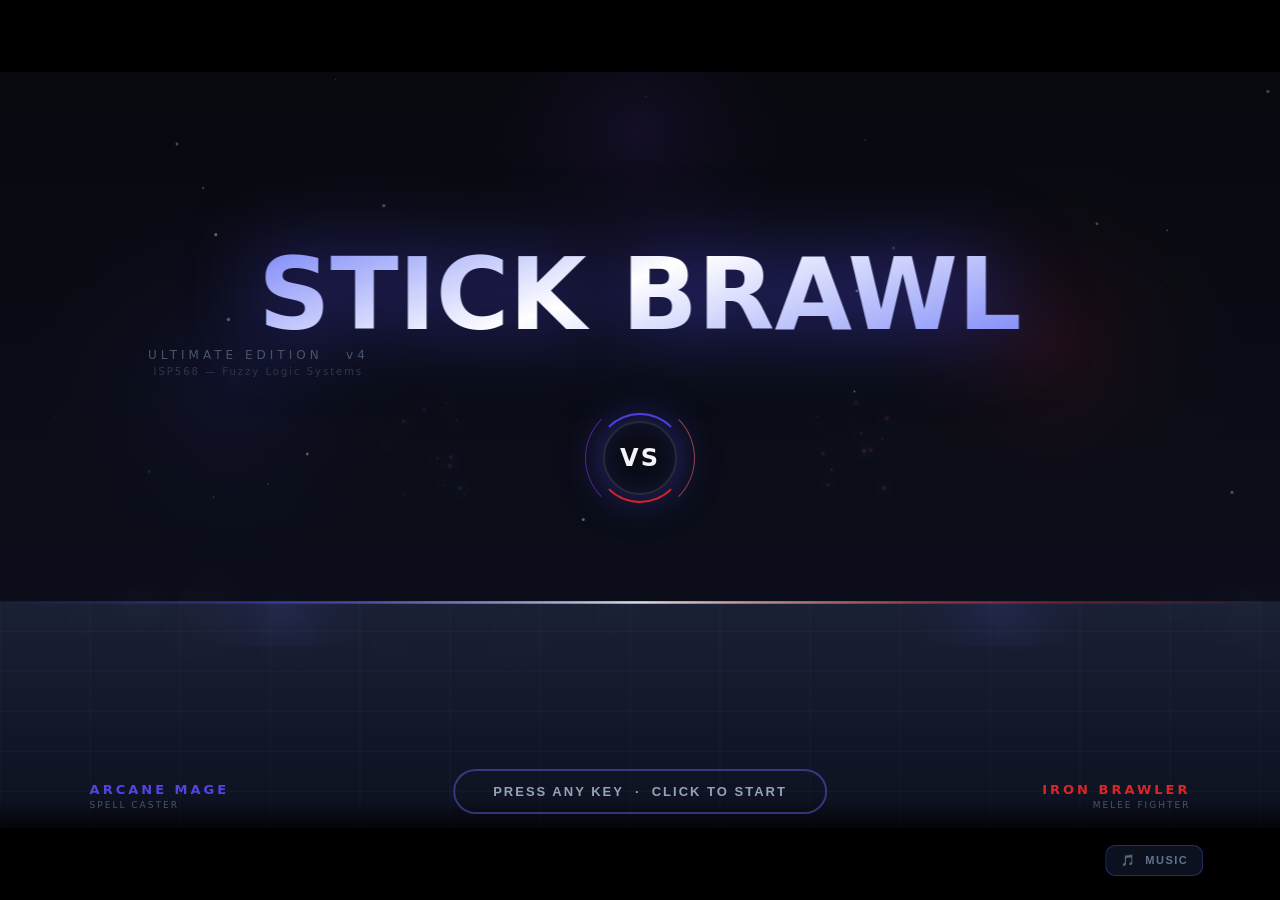
<file: index.html>
<!DOCTYPE html>
<html lang="en">
<head>
  <meta charset="UTF-8">
  <meta http-equiv="refresh" content="0;url=intro.html">
  <title>STICK BRAWL</title>
  <style>
    body { background:#050810; display:flex; align-items:center; justify-content:center;
           height:100vh; color:#334155; font-family:Segoe UI,sans-serif; }
  </style>
</head>
<body>
  <p>Loading&hellip;</p>
</body>
</html>
</file>
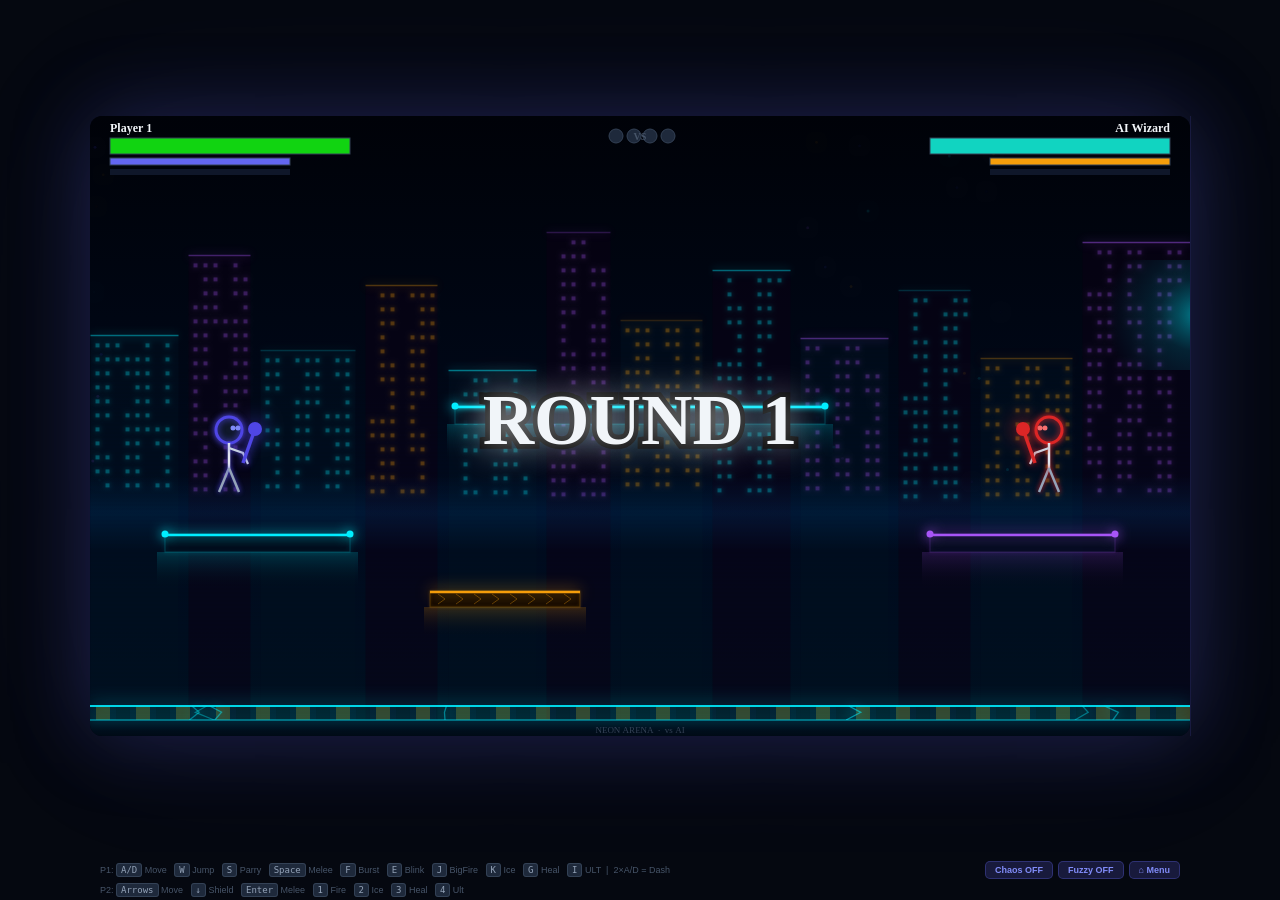
<file: battle.html>
<!DOCTYPE html>
<html lang="en">
<head>
  <meta charset="UTF-8">
  <meta name="viewport" content="width=device-width, initial-scale=1.0">
  <title>STICK BRAWL — Battle</title>
  <link rel="stylesheet" href="css/style.css">
  <style>
    /* Battle page layout */
    *, *::before, *::after { margin:0; padding:0; box-sizing:border-box; }
    body {
      background: #050810;
      display: flex;
      flex-direction: column;
      align-items: center;
      justify-content: center;
      min-height: 100vh;
      overflow: hidden;
      user-select: none;
      font-family: 'Segoe UI', sans-serif;
      animation: bFadeIn 0.35s ease forwards;
    }
    @keyframes bFadeIn { from{opacity:0} to{opacity:1} }
    body.out { animation: bFadeOut 0.35s ease forwards; }
    @keyframes bFadeOut { from{opacity:1} to{opacity:0} }

    /* ── Battle area: flex row to accommodate sidebar ── */
    #battleArea {
      display: flex;
      flex-direction: row;
      align-items: center;
      justify-content: center;
      width: 100%;
      flex: 1;
      overflow: hidden;
    }
    /* Canvas shrinks when panel opens */
    #C {
      width: 1100px;
      height: 620px;
      flex-shrink: 0;
      transition: width .46s cubic-bezier(.22,1,.36,1), height .46s cubic-bezier(.22,1,.36,1), border-radius .46s ease;
    }
    #battleArea.fp-open #C { width: 800px; height: 451px; border-radius: 8px; }

    /* ── Fuzzy Sidebar ── */
    #fuzzyPanel {
      flex-shrink: 0;
      width: 0;
      height: 620px;
      overflow: hidden;
      transition: width .46s cubic-bezier(.22,1,.36,1), height .46s cubic-bezier(.22,1,.36,1);
      background: rgba(4,6,14,.98);
      border-left: 1px solid rgba(99,102,241,.22);
    }
    #battleArea.fp-open #fuzzyPanel { width: 352px; height: 451px; }
    #fpInner {
      width: 352px; height: 100%;
      overflow-y: auto; overflow-x: hidden;
      scrollbar-width: thin; scrollbar-color: #1e293b transparent;
    }
    #fpInner::-webkit-scrollbar { width: 4px; }
    #fpInner::-webkit-scrollbar-track { background: transparent; }
    #fpInner::-webkit-scrollbar-thumb { background: #1e293b; border-radius: 2px; }
    .fp-hdr {
      display: flex; align-items: center; justify-content: space-between;
      padding: 11px 13px 9px;
      background: rgba(6,9,20,.97);
      border-bottom: 1px solid rgba(99,102,241,.2);
      position: sticky; top: 0; z-index: 2;
    }
    .fp-hdr-l { display: flex; align-items: center; gap: 9px; }
    .fp-led {
      width: 7px; height: 7px; border-radius: 50%;
      background: #22c55e; box-shadow: 0 0 8px #22c55e;
      animation: fpLed 2s ease-in-out infinite;
    }
    @keyframes fpLed { 0%,100%{opacity:1;box-shadow:0 0 8px #22c55e} 50%{opacity:.5;box-shadow:0 0 3px #22c55e} }
    .fp-ttl { font-size:11px; font-weight:900; letter-spacing:2.5px; color:#e2e8f0; }
    .fp-sub { font-size:8px; color:#334155; letter-spacing:1px; margin-top:1px; }
    .fp-badge {
      font-size: 9px; font-weight: 900; letter-spacing: 2px;
      padding: 3px 9px; border-radius: 5px;
      border: 1.5px solid currentColor;
      transition: color .15s, box-shadow .15s;
    }
    .fp-tabs {
      display: flex; gap: 4px; padding: 7px 10px;
      background: rgba(5,7,18,.9);
      border-bottom: 1px solid rgba(51,65,85,.3);
    }
    .fp-tab {
      flex: 1; padding: 5px 0;
      background: transparent;
      border: 1px solid rgba(51,65,85,.45);
      border-radius: 5px;
      color: #475569; font-size: 8px; font-weight: 900; letter-spacing: 1.5px;
      cursor: pointer; transition: all .2s;
    }
    .fp-tab.fp-ton { background: rgba(79,70,229,.18); border-color: rgba(99,102,241,.55); color: #818cf8; box-shadow: 0 0 8px rgba(79,70,229,.25); }
    .fp-tab:not(.fp-ton):hover { border-color: #475569; color: #64748b; }
    .fp-card { margin: 7px 9px; background: rgba(12,18,36,.7); border: 1px solid rgba(51,65,85,.35); border-radius: 8px; padding: 9px 11px; }
    .fp-cttl { font-size: 8px; font-weight: 900; letter-spacing: 2px; color: #334155; margin-bottom: 8px; }
    .fp-cog-track {
      position: relative; height: 22px; border-radius: 5px;
      background: linear-gradient(90deg,rgba(59,130,246,.25) 0%,rgba(59,130,246,.25) 33%,rgba(245,158,11,.25) 33%,rgba(245,158,11,.25) 66%,rgba(239,68,68,.25) 66%);
      border: 1px solid rgba(51,65,85,.4); display: flex; align-items: center; overflow: visible; margin-bottom: 3px;
    }
    .fp-cog-z { flex:1; text-align:center; font-size:8px; font-weight:900; letter-spacing:.5px; pointer-events:none; }
    .fp-cog-needle {
      position: absolute; top: -6px; left: 50%;
      width: 2px; height: 34px;
      background: #fff; border-radius: 2px; box-shadow: 0 0 7px #fff,0 0 14px rgba(255,255,255,.4);
      transform: translateX(-50%); transition: left .09s linear;
    }
    .fp-cog-num { font-size:12px; font-weight:900; text-align:center; margin-top:3px; transition:color .15s; }
    .fp-inp-list { display:flex; flex-direction:column; gap:5px; }
    .fp-inp { display:flex; align-items:center; gap:6px; }
    .fp-ilbl { font-size:8px; font-weight:900; letter-spacing:.5px; width:38px; flex-shrink:0; }
    .fp-bbg { flex:1; height:8px; background:rgba(15,23,42,.9); border-radius:4px; overflow:hidden; border:1px solid rgba(51,65,85,.35); }
    .fp-bfill { height:100%; width:0%; border-radius:4px; background:var(--c,#818cf8); box-shadow:0 0 5px var(--c,#818cf8); transition:width .08s linear; }
    .fp-inum { font-size:9px; font-weight:700; width:36px; text-align:right; flex-shrink:0; color:#475569; }
    .fp-mg { margin-bottom:7px; }
    .fp-mg:last-child { margin-bottom:0; }
    .fp-mg-lbl { font-size:8px; font-weight:900; letter-spacing:1.5px; margin-bottom:3px; }
    .fp-mg-terms { display:flex; flex-direction:column; gap:2px; }
    .fp-mt { display:flex; align-items:center; gap:5px; }
    .fp-mt-lbl { font-size:7.5px; color:#475569; width:42px; flex-shrink:0; }
    .fp-bbg.sm { height:6px; }
    .fp-mt-v { font-size:8px; font-weight:700; color:#475569; width:26px; text-align:right; flex-shrink:0; }
    .fp-rules { display:flex; flex-direction:column; gap:3px; max-height:108px; overflow-y:auto; scrollbar-width:thin; scrollbar-color:#1e293b transparent; }
    .fp-rule { display:flex; align-items:center; gap:5px; padding:3px 5px; background:rgba(15,23,42,.5); border-radius:4px; border-left:2px solid; }
    .fp-rb { width:44px; height:5px; background:rgba(30,41,59,.9); border-radius:3px; flex-shrink:0; overflow:hidden; }
    .fp-rbf { height:100%; border-radius:3px; }
    .fp-rw { font-size:8px; font-weight:700; width:32px; flex-shrink:0; }
    .fp-rl { font-size:7.5px; color:#475569; flex:1; overflow:hidden; text-overflow:ellipsis; white-space:nowrap; }
    .fp-rcnt { display:inline-block; background:rgba(79,70,229,.2); color:#818cf8; font-size:8px; padding:1px 5px; border-radius:8px; margin-left:5px; font-weight:900; }
    .fp-foot { text-align:center; font-size:8.5px; color:#1e293b; padding:9px 10px 11px; border-top:1px solid rgba(51,65,85,.25); margin-top:4px; letter-spacing:.5px; }
    .fp-foot kbd { background:rgba(30,41,59,.8); border:1px solid #334155; border-radius:3px; padding:1px 5px; font-size:8px; color:#475569; font-family:monospace; }
    #fpCanvas { display:none; margin:6px 11px; border-radius:6px; background:#070c18; }
    #fpInner.view-chart #fpBrain  { display:none; }
    #fpInner.view-chart #fpCanvas { display:block; }
  </style>
</head>
<body>

  <!-- Battle layout: canvas + fuzzy sidebar -->
  <div id="battleArea">
    <canvas id="C" width="1100" height="620"></canvas>
    <div id="fuzzyPanel">
      <div id="fpInner">
        <div class="fp-hdr">
          <div class="fp-hdr-l">
            <div class="fp-led"></div>
            <div><div class="fp-ttl">AI FUZZY ENGINE</div><div class="fp-sub">Fuzzy Inference System v2</div></div>
          </div>
          <div class="fp-badge" id="fpBadge">–</div>
        </div>
        <div class="fp-tabs">
          <button class="fp-tab" onclick="window._fpTab(1)">BRAIN</button>
          <button class="fp-tab" onclick="window._fpTab(2)">MF CHARTS</button>
          <button class="fp-tab" onclick="window._fpTab(3)">SYSTEM</button>
        </div>
        <canvas id="fpCanvas" width="330" height="420"></canvas>
        <div id="fpBrain">
        <div class="fp-card">
          <div class="fp-cttl">DEFUZZIFICATION  ·  COG OUTPUT</div>
          <div class="fp-cog-track">
            <div class="fp-cog-z" style="color:#3b82f6">DEFEND</div>
            <div class="fp-cog-z" style="color:#f59e0b">HARASS</div>
            <div class="fp-cog-z" style="color:#ef4444">MELEE</div>
            <div class="fp-cog-needle" id="fpNeedle"></div>
          </div>
          <div class="fp-cog-num" id="fpCOGNum">COG = –</div>
        </div>
        <div class="fp-card">
          <div class="fp-cttl">CRISP INPUTS</div>
          <div class="fp-inp-list">
            <div class="fp-inp"><span class="fp-ilbl" style="color:#f59e0b">DIST</span><div class="fp-bbg"><div class="fp-bfill" id="bIDist" style="--c:#f59e0b"></div></div><span class="fp-inum" id="vIDist">–</span></div>
            <div class="fp-inp"><span class="fp-ilbl" style="color:#22c55e">HP</span><div class="fp-bbg"><div class="fp-bfill" id="bIHP" style="--c:#22c55e"></div></div><span class="fp-inum" id="vIHP">–</span></div>
            <div class="fp-inp"><span class="fp-ilbl" style="color:#818cf8">MANA</span><div class="fp-bbg"><div class="fp-bfill" id="bIMana" style="--c:#818cf8"></div></div><span class="fp-inum" id="vIMana">–</span></div>
            <div class="fp-inp"><span class="fp-ilbl" style="color:#ef4444">THREAT</span><div class="fp-bbg"><div class="fp-bfill" id="bIThreat" style="--c:#ef4444"></div></div><span class="fp-inum" id="vIThreat">–</span></div>
          </div>
        </div>
        <div class="fp-card">
          <div class="fp-cttl">MEMBERSHIP DEGREES</div>
          <div class="fp-mg">
            <div class="fp-mg-lbl" style="color:#f59e0b">DISTANCE</div>
            <div class="fp-mg-terms">
              <div class="fp-mt"><span class="fp-mt-lbl">CLOSE</span><div class="fp-bbg sm"><div class="fp-bfill" id="mDC" style="--c:#f59e0b"></div></div><span class="fp-mt-v" id="vDC">0.00</span></div>
              <div class="fp-mt"><span class="fp-mt-lbl">MEDIUM</span><div class="fp-bbg sm"><div class="fp-bfill" id="mDM" style="--c:#f59e0b"></div></div><span class="fp-mt-v" id="vDM">0.00</span></div>
              <div class="fp-mt"><span class="fp-mt-lbl">FAR</span><div class="fp-bbg sm"><div class="fp-bfill" id="mDF" style="--c:#f59e0b"></div></div><span class="fp-mt-v" id="vDF">0.00</span></div>
            </div>
          </div>
          <div class="fp-mg">
            <div class="fp-mg-lbl" style="color:#22c55e">HEALTH</div>
            <div class="fp-mg-terms">
              <div class="fp-mt"><span class="fp-mt-lbl">LOW</span><div class="fp-bbg sm"><div class="fp-bfill" id="mHL" style="--c:#22c55e"></div></div><span class="fp-mt-v" id="vHL">0.00</span></div>
              <div class="fp-mt"><span class="fp-mt-lbl">MEDIUM</span><div class="fp-bbg sm"><div class="fp-bfill" id="mHM" style="--c:#22c55e"></div></div><span class="fp-mt-v" id="vHM">0.00</span></div>
              <div class="fp-mt"><span class="fp-mt-lbl">HIGH</span><div class="fp-bbg sm"><div class="fp-bfill" id="mHH" style="--c:#22c55e"></div></div><span class="fp-mt-v" id="vHH">0.00</span></div>
            </div>
          </div>
          <div class="fp-mg">
            <div class="fp-mg-lbl" style="color:#818cf8">MANA</div>
            <div class="fp-mg-terms">
              <div class="fp-mt"><span class="fp-mt-lbl">LOW</span><div class="fp-bbg sm"><div class="fp-bfill" id="mML" style="--c:#818cf8"></div></div><span class="fp-mt-v" id="vML">0.00</span></div>
              <div class="fp-mt"><span class="fp-mt-lbl">MEDIUM</span><div class="fp-bbg sm"><div class="fp-bfill" id="mMM" style="--c:#818cf8"></div></div><span class="fp-mt-v" id="vMM">0.00</span></div>
              <div class="fp-mt"><span class="fp-mt-lbl">HIGH</span><div class="fp-bbg sm"><div class="fp-bfill" id="mMH" style="--c:#818cf8"></div></div><span class="fp-mt-v" id="vMH">0.00</span></div>
            </div>
          </div>
          <div class="fp-mg">
            <div class="fp-mg-lbl" style="color:#ef4444">THREAT</div>
            <div class="fp-mg-terms">
              <div class="fp-mt"><span class="fp-mt-lbl">NONE</span><div class="fp-bbg sm"><div class="fp-bfill" id="mTN" style="--c:#ef4444"></div></div><span class="fp-mt-v" id="vTN">0.00</span></div>
              <div class="fp-mt"><span class="fp-mt-lbl">MOD</span><div class="fp-bbg sm"><div class="fp-bfill" id="mTM" style="--c:#ef4444"></div></div><span class="fp-mt-v" id="vTM">0.00</span></div>
              <div class="fp-mt"><span class="fp-mt-lbl">HIGH</span><div class="fp-bbg sm"><div class="fp-bfill" id="mTH" style="--c:#ef4444"></div></div><span class="fp-mt-v" id="vTH">0.00</span></div>
            </div>
          </div>
        </div>
        <div class="fp-card">
          <div class="fp-cttl">FIRED RULES<span class="fp-rcnt" id="fpRC">0</span></div>
          <div class="fp-rules" id="fpRules"></div>
        </div>
        <div class="fp-foot"><kbd>P</kbd> cycle views &nbsp;·&nbsp; click tab to switch</div>
        </div>
      </div>
    </div>
  </div>

  <!-- Controls bar -->
  <div id="bar">
    <div>
      P1: <span class="k">A/D</span> Move &nbsp;
      <span class="k">W</span> Jump &nbsp;
      <span class="k">S</span> Parry &nbsp;
      <span class="k">Space</span> Melee &nbsp;
      <span class="k">F</span> Burst &nbsp;
      <span class="k">E</span> Blink &nbsp;
      <span class="k">J</span> BigFire &nbsp;
      <span class="k">K</span> Ice &nbsp;
      <span class="k">G</span> Heal &nbsp;
      <span class="k">I</span> ULT &nbsp;|&nbsp;
      2×A/D = Dash
    </div>
    <div style="display:flex;gap:5px">
      <button class="btn" id="chaosBtn">Chaos OFF</button>
      <button class="btn" id="fuzzyBtn">Fuzzy OFF</button>
      <button class="btn" onclick="goMenu()">⌂ Menu</button>
    </div>
    <div>
      P2: <span class="k">Arrows</span> Move &nbsp;
      <span class="k">↓</span> Shield &nbsp;
      <span class="k">Enter</span> Melee &nbsp;
      <span class="k">1</span> Fire &nbsp;
      <span class="k">2</span> Ice &nbsp;
      <span class="k">3</span> Heal &nbsp;
      <span class="k">4</span> Ult
    </div>
  </div>

  <!-- ── Game engine (load order matters) ── -->
  <script src="js/shared.js"></script>
  <script src="js/music.js"></script>
  <script src="js/config.js"></script>
  <script src="js/state.js"></script>
  <script src="js/audio.js"></script>
  <script src="js/entities.js"></script>
  <script src="js/fighter.js"></script>
  <script src="js/ai.js"></script>
  <script src="js/world.js"></script>
  <script src="js/combat.js"></script>
  <script src="js/ui.js"></script>
  <script src="js/input.js"></script>
  <script src="js/main.js"></script>

  <!-- ── Battle initialiser ── -->
  <script>
    function goMenu() {
      MU.stop(0.35);
      document.body.classList.add('out');
      setTimeout(() => { window.location.href = 'main-menu.html'; }, 360);
    }

    document.addEventListener('DOMContentLoaded', () => {
      // Read settings
      const cfg = SB.getSettings();
      chaosMode = cfg.chaos || false;
      window._aiDiffMultiplier = { easy:14, medium:7, hard:4 }[cfg.difficulty] || 7;

      // Read selections
      p1CharIdx = SB.getP1();
      p2CharIdx = SB.getP2();
      const _savedMap = SB.getMap();
      mapIdx = (_savedMap === -1) ? Math.floor(Math.random() * MAPS.length) : _savedMap;
      p1Locked  = true;
      p2Locked  = true;

      // Set game mode
      const rawMode = SB.getMode();
      gameMode = rawMode === 'survival' ? 'survival' : 'vs';
      vsAI     = rawMode !== 'versus';

      // Start battle music if enabled
      if (sessionStorage.getItem('sbMusicOn')) {
        MU.battle(mapIdx);
      }

      // Start
      beginGame();
    });
  </script>

</body>
</html>
</file>
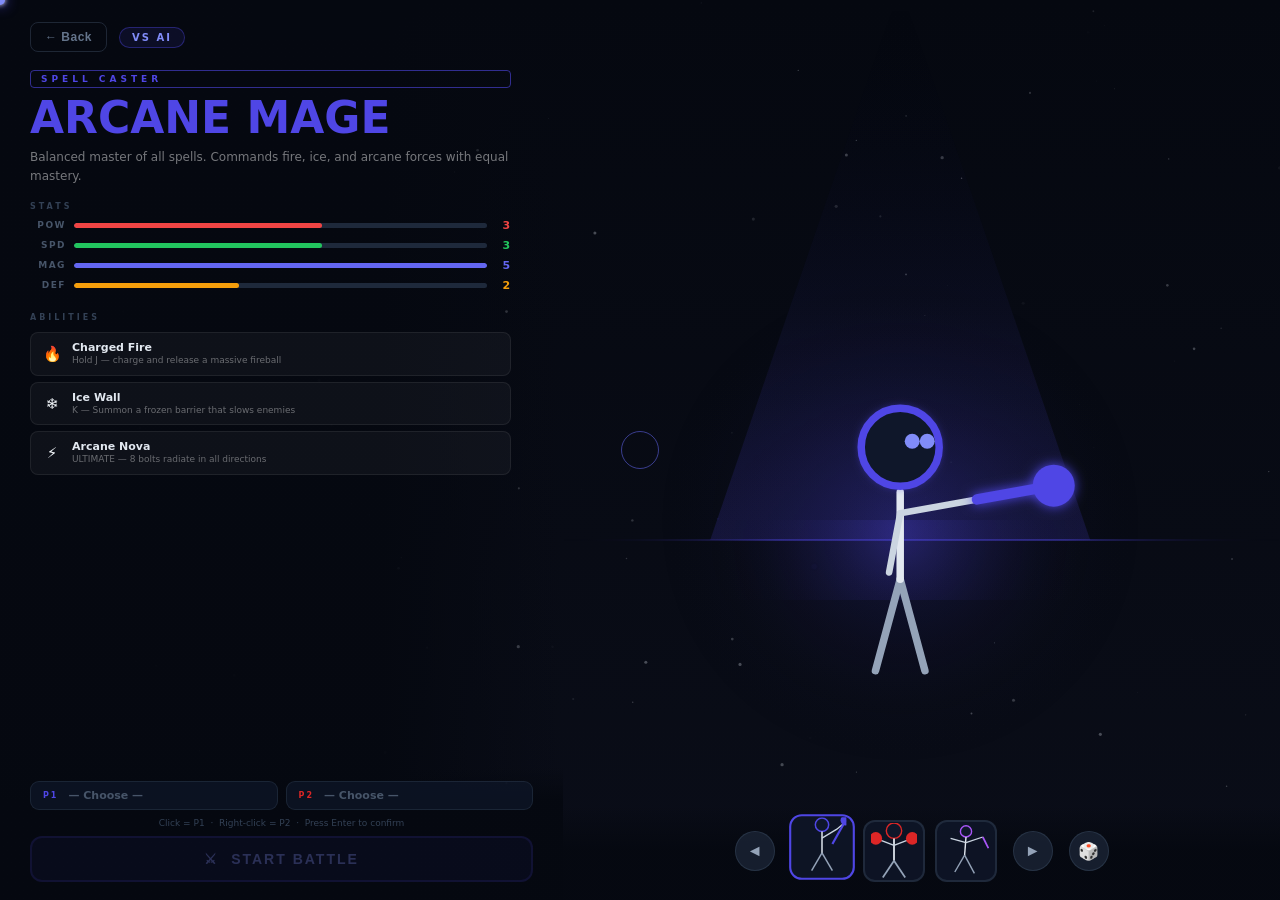
<file: character-select.html>
<!DOCTYPE html>
<html lang="en">
<head>
  <meta charset="UTF-8">
  <meta name="viewport" content="width=device-width, initial-scale=1.0">
  <title>STICK BRAWL — Select Fighter</title>
  <link rel="stylesheet" href="css/pages.css">
  <style>
    * { cursor:none !important; }
    html,body { width:100%;height:100%;overflow:hidden; }

    #bgCv  { position:fixed;inset:0;z-index:0;pointer-events:none; }
    #charCv{ position:fixed;inset:0;z-index:1;pointer-events:none; }
    #fxCv  { position:fixed;inset:0;z-index:8;pointer-events:none; }

    #c-dot { position:fixed;z-index:9999;pointer-events:none;width:10px;height:10px;
      border-radius:50%;margin:-5px 0 0 -5px;background:#818cf8;
      box-shadow:0 0 14px #4f46e5,0 0 5px #fff;transition:transform .12s,background .2s; }
    #c-dot.on { transform:scale(2.2);background:#fff; }
    #c-ring { position:fixed;z-index:9998;pointer-events:none;width:38px;height:38px;
      border-radius:50%;margin:-19px 0 0 -19px;border:1.5px solid rgba(99,102,241,.55);
      transition:width .3s,height .3s,border-color .3s,margin .3s; }
    #c-ring.on { width:62px;height:62px;margin:-31px 0 0 -31px;border-color:rgba(99,102,241,.9); }

    /* ── INFO PANEL ─────────────────────────── */
    #infoPanel {
      position:fixed;left:0;top:0;bottom:0;width:44%;z-index:5;
      background:linear-gradient(to right,rgba(5,8,16,.97) 68%,rgba(5,8,16,0));
      padding:22px 52px 85px 30px;
      display:flex;flex-direction:column;
      pointer-events:all;
      overflow:hidden;
    }
    .ip-header { display:flex;align-items:center;gap:12px;margin-bottom:18px;flex-shrink:0; }

    #ipClass {
      font-size:9px;font-weight:900;letter-spacing:4px;
      padding:3px 10px;border-radius:4px;
      border:1.5px solid var(--col,#818cf8);color:var(--col,#818cf8);
      display:inline-block;flex-shrink:0;
    }
    #ipName {
      font-size:44px;font-weight:900;line-height:.9;
      margin:10px 0 10px;flex-shrink:0;
    }
    #ipDesc {
      font-size:12px;color:rgba(255,255,255,.45);line-height:1.6;
      margin-bottom:16px;flex-shrink:0;
    }

    .ip-section-title {
      font-size:8px;font-weight:900;letter-spacing:3px;color:#334155;
      margin-bottom:8px;flex-shrink:0;
    }
    .stat-row {
      display:flex;align-items:center;gap:8px;margin-bottom:7px;flex-shrink:0;
    }
    .stat-row .lbl { font-size:9px;font-weight:700;letter-spacing:1.5px;color:#475569;width:36px;flex-shrink:0; }
    .stat-row .bar { flex:1;height:5px;background:#1e293b;border-radius:3px;overflow:hidden; }
    .stat-row .fill{ height:100%;border-radius:3px;width:0; }
    .stat-row .num { font-size:11px;font-weight:900;width:16px;text-align:right; }

    .abil-list { display:flex;flex-direction:column;gap:6px;margin-top:2px;overflow:hidden; }
    .abil-item {
      display:flex;align-items:center;gap:10px;
      padding:8px 11px;border-radius:8px;
      border:1px solid rgba(255,255,255,.07);
      background:rgba(255,255,255,.04);
      flex-shrink:0;
    }
    .abil-icon { font-size:15px;flex-shrink:0;width:20px;text-align:center; }
    .abil-body {}
    .abil-name { font-size:11px;font-weight:700;color:#e2e8f0; }
    .abil-desc { font-size:9px;color:rgba(255,255,255,.38);margin-top:1px;line-height:1.3; }

    /* ── BOTTOM NAV ─────────────────────────── */
    #bottomNav {
      position:fixed;bottom:0;left:44%;right:0;z-index:5;
      padding:14px 24px 18px;
      display:flex;align-items:center;justify-content:center;gap:16px;
      background:linear-gradient(to top,rgba(5,8,16,.92) 55%,transparent);
    }
    .nav-arrow {
      width:40px;height:40px;border-radius:50%;
      background:rgba(30,41,59,.7);border:1.5px solid rgba(51,65,85,.6);
      color:#94a3b8;font-size:16px;
      cursor:pointer;display:flex;align-items:center;justify-content:center;
      transition:all .2s;flex-shrink:0;
    }
    .nav-arrow:hover { border-color:var(--ncol,#4f46e5);color:var(--ncol,#818cf8);background:rgba(79,70,229,.15); }

    .char-thumbs { display:flex;gap:10px; }
    .char-thumb {
      width:62px;height:62px;border-radius:12px;
      border:2px solid rgba(51,65,85,.5);background:rgba(15,23,42,.8);
      cursor:pointer;transition:all .25s;
      display:flex;align-items:center;justify-content:center;
      position:relative;overflow:hidden;
    }
    .char-thumb:hover { border-color:#475569;transform:translateY(-3px); }
    .char-thumb.current { border-color:var(--col,#4f46e5);box-shadow:0 0 18px var(--col,#4f46e5)44;transform:translateY(-4px) scale(1.06); }
    .char-thumb svg { width:46px;height:56px; }
    .thumb-badge {
      position:absolute;top:3px;right:3px;
      font-size:7px;font-weight:900;letter-spacing:1px;padding:2px 4px;border-radius:3px;
      display:none;
    }
    .char-thumb.p1 .badge-p1 { display:block;background:rgba(79,70,229,.85);color:#fff; }
    .char-thumb.p2 .badge-p2 { display:block;background:rgba(220,38,38,.85);color:#fff; }

    .btn-random {
      width:40px;height:40px;border-radius:50%;
      background:rgba(30,41,59,.7);border:1.5px solid rgba(51,65,85,.6);
      color:#94a3b8;font-size:17px;
      cursor:pointer;display:flex;align-items:center;justify-content:center;
      transition:all .2s;flex-shrink:0;
      title:'Random';
    }
    .btn-random:hover { border-color:#f59e0b;color:#fbbf24;background:rgba(245,158,11,.15); }

    /* ── FOOTER ─────────────────────────────── */
    #csFooter {
      position:fixed;bottom:0;left:0;width:44%;z-index:5;
      padding:14px 30px 18px;
      background:linear-gradient(to top,rgba(5,8,16,.97) 75%,transparent);
    }
    .sel-row { display:flex;gap:8px;margin-bottom:8px; }
    .sel-box {
      flex:1;background:rgba(15,23,42,.7);border:1.5px solid rgba(51,65,85,.4);
      border-radius:9px;padding:7px 12px;transition:border-color .3s;
    }
    .sel-box.filled-p1 { border-color:rgba(79,70,229,.6); }
    .sel-box.filled-p2 { border-color:rgba(220,38,38,.6); }
    .sel-lbl { font-size:8px;font-weight:900;letter-spacing:2px;margin-bottom:1px; }
    .sel-val { font-size:11px;font-weight:700;color:#475569;transition:color .3s; }
    .sel-box.filled-p1 .sel-val { color:#818cf8; }
    .sel-box.filled-p2 .sel-val { color:#f87171; }
    #csHint { font-size:9px;color:#334155;text-align:center;margin-bottom:8px; }
    #startBtn { width:100%; }

    /* ── MAP SELECT OVERLAY ─────────────────── */
    #mapOverlay {
      position:fixed;inset:0;z-index:50;
      background:rgba(5,8,16,.96);
      display:none;align-items:center;justify-content:center;
      flex-direction:column;
      backdrop-filter:blur(10px);
    }
    #mapOverlay.show { display:flex; animation:pgFadeIn .3s ease both; }

    .mso-inner {
      display:flex;flex-direction:column;align-items:center;
      gap:22px;padding:28px 36px;
      max-width:960px;width:100%;
    }
    .mso-header { text-align:center; }
    .mso-tag {
      font-size:9px;font-weight:900;letter-spacing:4px;color:#334155;
      margin-bottom:8px;
    }
    .mso-title {
      font-size:36px;font-weight:900;letter-spacing:2px;
      background:linear-gradient(135deg,#818cf8,#fff,#818cf8);
      -webkit-background-clip:text;-webkit-text-fill-color:transparent;background-clip:text;
      margin-bottom:5px;
    }
    .mso-sub { font-size:11px;color:#475569;letter-spacing:1.5px; }

    .mso-cards { display:flex;gap:14px;width:100%; }
    .mso-card {
      flex:1;border-radius:14px;
      border:2px solid rgba(51,65,85,.5);
      background:rgba(15,23,42,.8);
      cursor:pointer;overflow:hidden;
      transition:all .25s;
      display:flex;flex-direction:column;
    }
    .mso-card:hover {
      border-color:var(--mcol,#818cf8);
      box-shadow:0 0 28px var(--mcol,#818cf8);
      transform:translateY(-4px) scale(1.02);
    }
    .mso-card-preview {
      width:100%;height:120px;display:block;
      opacity:.72;transition:opacity .25s;object-fit:fill;
    }
    .mso-card:hover .mso-card-preview { opacity:.95; }
    .mso-card-body { padding:13px 15px 16px; }
    .mso-card-tag {
      font-size:8px;font-weight:900;letter-spacing:3px;
      color:var(--mcol,#818cf8);margin-bottom:5px;
    }
    .mso-card-name {
      font-size:16px;font-weight:900;letter-spacing:1px;
      color:#e2e8f0;margin-bottom:5px;
    }
    .mso-card-desc { font-size:10px;color:#475569;line-height:1.55; }

    .mso-footer { display:flex;gap:12px;align-items:center;margin-top:2px; }
    .mso-btn-random {
      padding:11px 28px;border-radius:10px;
      background:rgba(245,158,11,.12);border:1.5px solid rgba(245,158,11,.4);
      color:#fbbf24;font-size:12px;font-weight:700;letter-spacing:1.5px;
      cursor:pointer;transition:all .2s;
    }
    .mso-btn-random:hover { background:rgba(245,158,11,.22);border-color:#f59e0b;box-shadow:0 0 18px rgba(245,158,11,.3); }
    .mso-btn-back {
      padding:11px 22px;border-radius:10px;
      background:rgba(51,65,85,.35);border:1.5px solid rgba(51,65,85,.5);
      color:#64748b;font-size:11px;font-weight:700;letter-spacing:1px;
      cursor:pointer;transition:all .2s;
    }
    .mso-btn-back:hover { border-color:#475569;color:#94a3b8; }

    /* ── LOADING OVERLAY ────────────────────── */
    #loadOverlay {
      position:fixed;inset:0;z-index:100;
      background:#050810;
      display:none;align-items:center;justify-content:center;
      flex-direction:column;gap:0;
    }
    #loadOverlay.show { display:flex; animation:pgFadeIn .35s ease both; }
    #loadCv { position:absolute;inset:0; }
    .load-content { position:relative;z-index:1;text-align:center; }
    .load-vs {
      font-size:72px;font-weight:900;letter-spacing:4px;
      background:linear-gradient(135deg,#818cf8,#fff,#818cf8);
      -webkit-background-clip:text;-webkit-text-fill-color:transparent;background-clip:text;
      filter:drop-shadow(0 0 40px rgba(79,70,229,.8));
      animation:titleGlitch 3s step-end infinite;
      margin-bottom:8px;
    }
    .load-names {
      display:flex;gap:80px;justify-content:center;align-items:center;
      margin-bottom:32px;
    }
    .load-name { font-size:13px;font-weight:900;letter-spacing:3px; }
    .load-name.p1 { color:#818cf8; }
    .load-name.p2 { color:#f87171; }
    .load-bar-wrap { width:280px;height:4px;background:#1e293b;border-radius:2px;overflow:hidden;margin:0 auto; }
    .load-bar { height:100%;width:0;border-radius:2px;background:linear-gradient(90deg,#4f46e5,#818cf8);transition:width .05s linear; }
    .load-hint { font-size:10px;color:#334155;letter-spacing:2px;margin-top:12px; animation:blink 1s ease-in-out infinite; }
  </style>
</head>
<body>

  <div id="c-dot"></div>
  <div id="c-ring"></div>

  <canvas id="bgCv"></canvas>
  <canvas id="charCv"></canvas>
  <canvas id="fxCv"></canvas>

  <!-- Info panel -->
  <div id="infoPanel">
    <div class="ip-header">
      <button class="back-btn" onclick="SB.navigate('main-menu.html')">← Back</button>
      <div class="mode-badge" id="modeBadge">VS AI</div>
    </div>

    <div id="ipClass">SPELL CASTER</div>
    <h1 id="ipName" style="color:#4f46e5">ARCANE MAGE</h1>
    <p  id="ipDesc">A balanced master of elemental magic.</p>

    <div class="ip-section-title">STATS</div>
    <div class="stat-row"><span class="lbl">POW</span><div class="bar"><div class="fill" id="sf0" style="background:#ef4444"></div></div><span class="num" id="sn0" style="color:#ef4444">3</span></div>
    <div class="stat-row"><span class="lbl">SPD</span><div class="bar"><div class="fill" id="sf1" style="background:#22c55e"></div></div><span class="num" id="sn1" style="color:#22c55e">3</span></div>
    <div class="stat-row"><span class="lbl">MAG</span><div class="bar"><div class="fill" id="sf2" style="background:#6366f1"></div></div><span class="num" id="sn2" style="color:#6366f1">5</span></div>
    <div class="stat-row"><span class="lbl">DEF</span><div class="bar"><div class="fill" id="sf3" style="background:#f59e0b"></div></div><span class="num" id="sn3" style="color:#f59e0b">2</span></div>

    <div class="ip-section-title" style="margin-top:14px">ABILITIES</div>
    <div class="abil-list">
      <div class="abil-item"><span class="abil-icon" id="ai0">🔥</span><div class="abil-body"><div class="abil-name" id="an0"></div><div class="abil-desc" id="ad0"></div></div></div>
      <div class="abil-item"><span class="abil-icon" id="ai1">❄</span> <div class="abil-body"><div class="abil-name" id="an1"></div><div class="abil-desc" id="ad1"></div></div></div>
      <div class="abil-item"><span class="abil-icon" id="ai2">⚡</span><div class="abil-body"><div class="abil-name" id="an2"></div><div class="abil-desc" id="ad2"></div></div></div>
    </div>
  </div>

  <!-- Footer selection info -->
  <div id="csFooter">
    <div class="sel-row">
      <div class="sel-box" id="p1Box"><div class="sel-lbl" style="color:#4f46e5">P1</div><div class="sel-val" id="p1Val">— Choose —</div></div>
      <div class="sel-box" id="p2Box"><div class="sel-lbl" style="color:#dc2626">P2</div><div class="sel-val" id="p2Val">— Choose —</div></div>
    </div>
    <div id="csHint">Click = P1 &nbsp;·&nbsp; Right-click = P2 &nbsp;·&nbsp; Press Enter to confirm</div>
    <button class="btn-big" id="startBtn" onclick="window._startBattle()" disabled>⚔ &nbsp;START BATTLE</button>
  </div>

  <!-- Bottom navigation -->
  <div id="bottomNav">
    <button class="nav-arrow" id="prevBtn" onclick="window._changeChar(-1)" title="Previous">◄</button>
    <div class="char-thumbs" id="thumbsRow"></div>
    <button class="nav-arrow" id="nextBtn" onclick="window._changeChar(1)"  title="Next">►</button>
    <button class="btn-random" onclick="window._randomChar()" title="Random">🎲</button>
  </div>

  <!-- Map select overlay -->
  <div id="mapOverlay">
    <div class="mso-inner">
      <div class="mso-header">
        <div class="mso-tag">STEP 2 OF 2</div>
        <h2 class="mso-title">SELECT ARENA</h2>
        <p class="mso-sub">Choose your battlefield</p>
      </div>
      <div class="mso-cards" id="msoCards"></div>
      <div class="mso-footer">
        <button class="mso-btn-random" onclick="window._randomMap()">🎲 &nbsp;RANDOM ARENA</button>
        <button class="mso-btn-back" onclick="window._closeMapSelect()">← &nbsp;Back</button>
      </div>
    </div>
  </div>

  <!-- Loading screen overlay -->
  <div id="loadOverlay">
    <canvas id="loadCv"></canvas>
    <div class="load-content">
      <div class="load-vs">VS</div>
      <div class="load-names">
        <div class="load-name p1" id="loadP1"></div>
        <div class="load-name p2" id="loadP2"></div>
      </div>
      <div class="load-bar-wrap"><div class="load-bar" id="loadBar"></div></div>
      <div class="load-hint">LOADING BATTLE...</div>
    </div>
  </div>

  <script src="js/shared.js"></script>
  <script src="js/music.js"></script>
  <script>
  (function(){
    'use strict';

    /* ── Character data ─────────────────────────── */
    const CHARS = [
      {
        id:'mage', name:'ARCANE MAGE', cls:'SPELL CASTER',
        col:'#4f46e5', col2:'#818cf8',
        desc:'Balanced master of all spells. Commands fire, ice, and arcane forces with equal mastery.',
        stats:{pow:3,spd:3,mag:5,def:2},
        abilities:[
          {icon:'🔥',name:'Charged Fire',   desc:'Hold J — charge and release a massive fireball'},
          {icon:'❄',name:'Ice Wall',        desc:'K — Summon a frozen barrier that slows enemies'},
          {icon:'⚡',name:'Arcane Nova',    desc:'ULTIMATE — 8 bolts radiate in all directions'},
        ],
      },
      {
        id:'brawler', name:'IRON BRAWLER', cls:'MELEE FIGHTER',
        col:'#dc2626', col2:'#f87171',
        desc:'Slow but devastating. Each punch shakes the earth. Absolute dominance at close range.',
        stats:{pow:5,spd:2,mag:1,def:5},
        abilities:[
          {icon:'👊',name:'Iron Fist',      desc:'Space — Massive melee punch with huge knockback'},
          {icon:'🛡',name:'Parry Counter',  desc:'S — Perfect deflection stuns the attacker'},
          {icon:'💥',name:'Ground Slam',    desc:'ULTIMATE — Shockwave rings erupt from the ground'},
        ],
      },
      {
        id:'ninja', name:'SHADOW NINJA', cls:'SHADOW ASSASSIN',
        col:'#a855f7', col2:'#d8b4fe',
        desc:'Elusive and unpredictable. Teleports at will and strikes before enemies can react.',
        stats:{pow:2,spd:5,mag:3,def:2},
        abilities:[
          {icon:'🌀',name:'Blink Dash',     desc:'E — Instant teleport dash through space'},
          {icon:'❄',name:'Ice Wall',        desc:'K — Place terrain control barrier'},
          {icon:'⚡',name:'Shadow Rush',    desc:'ULTIMATE — Teleport to target then triple strike'},
        ],
      },
    ];

    /* ── Canvas setup ───────────────────────────── */
    const bgCv=document.getElementById('bgCv'), bgCtx=bgCv.getContext('2d');
    const cCv =document.getElementById('charCv'),cCtx =cCv.getContext('2d');
    const fxCv=document.getElementById('fxCv'), fxCtx =fxCv.getContext('2d');
    let W,H;
    function resize(){W=bgCv.width=cCv.width=fxCv.width=innerWidth;H=bgCv.height=cCv.height=fxCv.height=innerHeight;}
    resize(); addEventListener('resize',resize);
    const T0=Date.now(); function sec(){return(Date.now()-T0)*.001;}

    /* ── Mouse ──────────────────────────────────── */
    let mx=W/2,my=H/2,ringX=W/2,ringY=H/2;
    const dot=document.getElementById('c-dot'),ring=document.getElementById('c-ring');
    addEventListener('mousemove',e=>{mx=e.clientX;my=e.clientY;dot.style.left=mx+'px';dot.style.top=my+'px';});

    /* ── Mode ───────────────────────────────────── */
    const MODE=SB.getMode();
    document.getElementById('modeBadge').textContent={vs:'VS AI',survival:'SURVIVAL',versus:'2 PLAYER'}[MODE]||MODE;

    /* ── Selection state ────────────────────────── */
    let curIdx=0, p1=-1, p2=-1;

    /* ── Walk state ─────────────────────────────── */
    let charX      = W*0.88;
    const TARGET_X = ()=> W*0.70;
    let charState  = 'ENTERING';
    let exitDir=1, pendingIdx=-1, pendingSelectPlayer=-1;

    /* ── Stars ──────────────────────────────────── */
    const STARS=Array.from({length:150},()=>({
      x:Math.random()*9999,y:Math.random()*H*.88,
      r:Math.random()*1.5+.2,tw:Math.random()*Math.PI*2,ts:.008+Math.random()*.02,
    }));

    /* ── Helpers ────────────────────────────────── */
    function ln(c,x1,y1,x2,y2){c.beginPath();c.moveTo(x1,y1);c.lineTo(x2,y2);c.stroke();}
    function circ(c,x,y,r,fill,gl,gr){
      if(gl){c.shadowBlur=gr||14;c.shadowColor=gl;}
      c.beginPath();c.arc(x,y,r,0,Math.PI*2);
      if(fill){c.fillStyle=fill;c.fill();}else c.stroke();
      c.shadowBlur=0;
    }
    function hexA(hex,a){
      const r=parseInt(hex.slice(1,3),16),g=parseInt(hex.slice(3,5),16),b=parseInt(hex.slice(5,7),16);
      return `rgba(${r},${g},${b},${a})`;
    }

    /* ── Draw background ────────────────────────── */
    function drawBG(){
      bgCtx.clearRect(0,0,W,H);
      const g=bgCtx.createLinearGradient(0,0,0,H);
      g.addColorStop(0,'#050810');g.addColorStop(1,'#0a0d18');
      bgCtx.fillStyle=g;bgCtx.fillRect(0,0,W,H);
      STARS.forEach(s=>{
        s.tw+=s.ts;
        const a=.08+Math.sin(s.tw)*.22;
        bgCtx.save();bgCtx.globalAlpha=Math.max(0,a);bgCtx.fillStyle='#e2e8f0';
        bgCtx.beginPath();bgCtx.arc(s.x%W,s.y,s.r,0,Math.PI*2);bgCtx.fill();bgCtx.restore();
      });
    }

    /* ── Draw stage / spotlight ─────────────────── */
    function drawStage(){
      const c=CHARS[curIdx];
      const gy=H*.60;    // ground line — higher up so character visible

      /* Spotlight cone */
      const sg=cCtx.createLinearGradient(charX,0,charX,gy);
      sg.addColorStop(0,'rgba(0,0,0,0)');
      sg.addColorStop(.55,hexA(c.col,.05));
      sg.addColorStop(1,hexA(c.col,.18));
      cCtx.fillStyle=sg;
      cCtx.beginPath();
      cCtx.moveTo(charX-5,0);cCtx.lineTo(charX-190,gy);cCtx.lineTo(charX+190,gy);cCtx.lineTo(charX+5,0);
      cCtx.closePath();cCtx.fill();

      /* Floor pool */
      const fp=cCtx.createRadialGradient(charX,gy,0,charX,gy,190);
      fp.addColorStop(0,hexA(c.col,.24));fp.addColorStop(1,'rgba(0,0,0,0)');
      cCtx.fillStyle=fp;cCtx.fillRect(charX-190,gy-20,380,80);

      /* Stage glow line */
      const gl=cCtx.createLinearGradient(W*.44,gy,W,gy);
      gl.addColorStop(0,'rgba(0,0,0,0)');gl.addColorStop(.3,hexA(c.col,.6));
      gl.addColorStop(.7,hexA(c.col,.6));gl.addColorStop(1,'rgba(0,0,0,0)');
      cCtx.strokeStyle=gl;cCtx.lineWidth=1.5;
      cCtx.beginPath();cCtx.moveTo(W*.44,gy);cCtx.lineTo(W,gy);cCtx.stroke();

      /* Character shadow */
      cCtx.save();cCtx.globalAlpha=.4;
      const sh=cCtx.createRadialGradient(charX,gy+4,0,charX,gy+4,70);
      sh.addColorStop(0,'rgba(0,0,0,.8)');sh.addColorStop(1,'rgba(0,0,0,0)');
      cCtx.fillStyle=sh;cCtx.scale(1,.22);
      cCtx.beginPath();cCtx.arc(charX,(gy+4)/.22,70,0,Math.PI*2);cCtx.fill();
      cCtx.restore();
    }

    /* ── Draw character ─────────────────────────── */
    function drawChar(t){
      const c=CHARS[curIdx];
      const SC=3.0;
      const gy=H*.60;
      const isWalk=(charState!=='IDLE');
      const wF=isWalk?6:1.5, wA=isWalk?22:5, aA=isWalk?18:4;
      const legL=Math.sin(t*wF)*wA, legR=-Math.sin(t*wF)*wA;
      const bob=isWalk?Math.abs(Math.sin(t*wF))*-3:Math.sin(t*1.5)*4;
      const pulse=.55+.45*Math.sin(t*3.5);

      cCtx.save();
      cCtx.translate(charX,gy+bob);

      /* Aura */
      const aura=cCtx.createRadialGradient(0,-15,6,0,-15,80*SC);
      aura.addColorStop(0,hexA(c.col,.22));aura.addColorStop(1,'rgba(0,0,0,0)');
      cCtx.fillStyle=aura;cCtx.beginPath();cCtx.arc(0,-15,80*SC,0,Math.PI*2);cCtx.fill();

      cCtx.scale(SC,SC);cCtx.lineCap='round';

      /* ── MAGE ─────────────────────────────────── */
      if(c.id==='mage'){
        /* Legs */
        cCtx.strokeStyle='#94a3b8';cCtx.lineWidth=2.5;
        ln(cCtx,0,14,-12+legL,50-Math.abs(Math.sin(t*wF))*6*(isWalk?1:0));
        ln(cCtx,0,14, 12+legR,50-Math.abs(Math.sin(t*wF+Math.PI))*6*(isWalk?1:0));
        /* Body */
        cCtx.strokeStyle='#e2e8f0';cCtx.lineWidth=2.5;ln(cCtx,0,-15,0,14);
        /* Left arm */
        cCtx.strokeStyle='#cbd5e1';cCtx.lineWidth=2.2;
        const la=-2.2+Math.sin(t*(isWalk?6:1))*((isWalk?0.5:0.1));
        ln(cCtx,0,-8,Math.cos(la)*22,-8+Math.abs(Math.sin(la))*20);
        /* Staff arm */
        const raA=isWalk?(-0.5+Math.sin(t*6)*.35):-0.44+Math.sin(t*.75)*.07;
        const raX=Math.cos(raA)*26,raY=-8+Math.sin(raA)*26;
        ln(cCtx,0,-8,raX,raY);
        /* Staff */
        const sX=raX+Math.cos(raA)*26,sY=raY+Math.sin(raA)*26;
        cCtx.strokeStyle=c.col;cCtx.lineWidth=3.5;cCtx.shadowBlur=12;cCtx.shadowColor=c.col;
        ln(cCtx,raX,raY,sX,sY);
        /* Orb */
        const orbR=isWalk?7:10+pulse*6;
        circ(cCtx,sX,sY,orbR,c.col,c.col,isWalk?12:18+pulse*28);
        if(!isWalk){
          cCtx.globalAlpha=.4+pulse*.4;cCtx.fillStyle='#fff';cCtx.shadowBlur=0;
          circ(cCtx,sX,sY,orbR*.35,'#fff');cCtx.globalAlpha=1;
          cCtx.strokeStyle=c.col2;cCtx.lineWidth=1.5;
          cCtx.globalAlpha=.35+pulse*.3;cCtx.shadowBlur=8;cCtx.shadowColor=c.col2;
          circ(cCtx,sX,sY,orbR+8+Math.sin(t*5)*5,null);cCtx.globalAlpha=1;cCtx.shadowBlur=0;
        }

      /* ── BRAWLER ───────────────────────────────── */
      } else if(c.id==='brawler'){
        /* Wide legs */
        cCtx.strokeStyle='#94a3b8';cCtx.lineWidth=3;
        ln(cCtx,0,16,-18+legL,52);ln(cCtx,0,16,18+legR,52);
        /* Body */
        cCtx.strokeStyle='#e2e8f0';cCtx.lineWidth=3;ln(cCtx,0,-17,0,16);
        /* Fists (guard) */
        const gb=Math.sin(t*4)*3;
        const lFX=-22+(isWalk?Math.sin(t*6)*18:0),lFY=-18+gb;
        const rFX=-18+(isWalk?-Math.sin(t*6)*15:0),rFY=-8-gb;
        const fR=11.5+Math.sin(t*5)*1.5;
        cCtx.strokeStyle='#cbd5e1';cCtx.lineWidth=2.5;
        cCtx.shadowBlur=12;cCtx.shadowColor=c.col;
        ln(cCtx,0,-8,lFX,lFY);circ(cCtx,lFX,lFY,fR,c.col,c.col,16);
        ln(cCtx,0,-8,rFX,rFY);circ(cCtx,rFX,rFY,fR-1,c.col,c.col,13);
        cCtx.shadowBlur=0;
        if(!isWalk){
          cCtx.globalAlpha=.28+Math.sin(t*3)*.12;cCtx.strokeStyle=c.col2;cCtx.lineWidth=1.5;
          cCtx.shadowBlur=8;cCtx.shadowColor=c.col2;
          circ(cCtx,lFX,lFY,fR+8+Math.sin(t*4.5)*5,null);
          cCtx.globalAlpha=1;cCtx.shadowBlur=0;
        }

      /* ── NINJA ─────────────────────────────────── */
      } else {
        /* Crouched legs */
        cCtx.strokeStyle='#94a3b8';cCtx.lineWidth=2.2;
        ln(cCtx,0,10,-14+legL,46);ln(cCtx,0,10,14+legR,46);
        /* Body */
        cCtx.strokeStyle='#e2e8f0';cCtx.lineWidth=2.2;ln(cCtx,4,-14,-4,10);
        /* Blade arm */
        const baA=isWalk?(-0.3+Math.sin(t*6)*.4):-0.35+Math.sin(t*.9)*.06;
        const baX=Math.cos(baA)*24,baY=-7+Math.sin(baA)*24;
        cCtx.strokeStyle='#cbd5e1';cCtx.lineWidth=2;ln(cCtx,4,-8,baX,baY);
        const blX=baX+Math.cos(baA)*16,blY=baY+Math.sin(baA)*16;
        cCtx.strokeStyle=c.col;cCtx.lineWidth=2.5;cCtx.shadowBlur=10;cCtx.shadowColor=c.col;
        ln(cCtx,baX,baY,blX,blY);
        if(!isWalk){
          cCtx.globalAlpha=.35;cCtx.strokeStyle=c.col2;cCtx.lineWidth=1;
          cCtx.setLineDash([3,4]);ln(cCtx,blX,blY,blX+12,blY-18);cCtx.setLineDash([]);cCtx.globalAlpha=1;
        }
        cCtx.shadowBlur=0;
        ln(cCtx,4,-8,-18+(isWalk?Math.sin(t*6)*-18:0),-5);
      }

      /* Head (all chars) */
      const hR=c.id==='brawler'?16:13;
      cCtx.strokeStyle=c.col;cCtx.lineWidth=2.5;cCtx.shadowBlur=10;cCtx.shadowColor=c.col;
      circ(cCtx,0,-30,hR,'#0f172a');cCtx.stroke();cCtx.shadowBlur=0;
      cCtx.fillStyle=c.col2;
      circ(cCtx,4,-32,2.5,c.col2);circ(cCtx,9,-32,2.5,c.col2);

      cCtx.restore();
    }

    /* ── Particles ──────────────────────────────── */
    const parts=[];
    let lastPartT=0;
    function spawnParts(x,y,col,n){
      for(let i=0;i<n;i++){
        const a=Math.random()*Math.PI*2,s=2+Math.random()*5;
        parts.push({x,y,vx:Math.cos(a)*s,vy:Math.sin(a)*s-2,r:Math.random()*3+.5,
          c:col,life:0,max:25+Math.random()*20,grav:.1});
      }
    }

    /* ── Update panel ───────────────────────────── */
    function showPanel(idx){
      const c=CHARS[idx];

      /* Color variable */
      document.getElementById('infoPanel').style.setProperty('--col',c.col);

      /* Text */
      const cls=document.getElementById('ipClass');
      cls.textContent=c.cls;
      cls.style.color=c.col;
      cls.style.borderColor=hexA(c.col,.6);

      const nm=document.getElementById('ipName');
      nm.textContent=c.name;
      nm.style.color=c.col;

      document.getElementById('ipDesc').textContent=c.desc;

      /* Stats */
      const skeys=['pow','spd','mag','def'];
      skeys.forEach((k,i)=>{
        const val=c.stats[k];
        document.getElementById('sn'+i).textContent=val;
        const fill=document.getElementById('sf'+i);
        fill.style.transition='none';fill.style.width='0';
        setTimeout(()=>{fill.style.transition='width .9s cubic-bezier(.22,1,.36,1)';fill.style.width=(val/5*100)+'%';},250+i*90);
      });

      /* Abilities */
      c.abilities.forEach((ab,i)=>{
        const ico=document.getElementById('ai'+i);if(ico)ico.textContent=ab.icon||'⚡';
        document.getElementById('an'+i).textContent=ab.name;
        document.getElementById('ad'+i).textContent=ab.desc;
      });

      /* Stagger animate panel elements */
      const els=['ipClass','ipName','ipDesc'];
      const abilEls=document.querySelectorAll('.abil-item');
      const statEls=document.querySelectorAll('.stat-row');
      const allEls=[...els.map(id=>document.getElementById(id)),...statEls,...abilEls];
      allEls.forEach((el,i)=>{
        if(!el)return;
        el.style.transition='none';el.style.opacity='0';el.style.transform='translateX(-12px)';
        setTimeout(()=>{
          el.style.transition='opacity .32s ease, transform .32s ease';
          el.style.opacity='1';el.style.transform='none';
        },70+i*45);
      });

      /* Arrow colors */
      document.getElementById('prevBtn').style.setProperty('--ncol',c.col);
      document.getElementById('nextBtn').style.setProperty('--ncol',c.col);
    }

    /* ── Build thumbnails ───────────────────────── */
    function buildThumbs(){
      const row=document.getElementById('thumbsRow');
      row.innerHTML='';
      const svgs=[
        `<svg viewBox="0 0 60 80"><circle cx="30" cy="10" r="9" fill="#0f172a" stroke="#4f46e5" stroke-width="2"/><line x1="30" y1="19" x2="30" y2="48" stroke="#e2e8f0" stroke-width="2"/><polyline points="30,28 50,16 62,6" stroke="#cbd5e1" stroke-width="1.8" fill="none"/><line x1="30" y1="48" x2="16" y2="72" stroke="#94a3b8" stroke-width="2"/><line x1="30" y1="48" x2="44" y2="72" stroke="#94a3b8" stroke-width="2"/><line x1="44" y1="36" x2="62" y2="4" stroke="#4f46e5" stroke-width="3"/><circle cx="62" cy="4" r="7" fill="#4f46e5"/></svg>`,
        `<svg viewBox="0 0 60 80"><circle cx="30" cy="11" r="11" fill="#0f172a" stroke="#dc2626" stroke-width="2"/><line x1="30" y1="22" x2="30" y2="54" stroke="#e2e8f0" stroke-width="2.5"/><line x1="30" y1="32" x2="4" y2="22" stroke="#cbd5e1" stroke-width="2"/><circle cx="4" cy="22" r="9" fill="#dc2626"/><line x1="30" y1="32" x2="56" y2="22" stroke="#cbd5e1" stroke-width="2"/><circle cx="56" cy="22" r="9" fill="#dc2626"/><line x1="30" y1="54" x2="14" y2="78" stroke="#94a3b8" stroke-width="2.5"/><line x1="30" y1="54" x2="46" y2="78" stroke="#94a3b8" stroke-width="2.5"/></svg>`,
        `<svg viewBox="0 0 60 80"><circle cx="30" cy="12" r="8" fill="#0f172a" stroke="#a855f7" stroke-width="2"/><line x1="30" y1="20" x2="28" y2="46" stroke="#e2e8f0" stroke-width="2"/><line x1="30" y1="28" x2="54" y2="20" stroke="#cbd5e1" stroke-width="1.8"/><line x1="54" y1="20" x2="62" y2="36" stroke="#a855f7" stroke-width="2.5"/><line x1="30" y1="28" x2="8" y2="22" stroke="#cbd5e1" stroke-width="1.8"/><line x1="28" y1="46" x2="14" y2="70" stroke="#94a3b8" stroke-width="2"/><line x1="28" y1="46" x2="42" y2="72" stroke="#94a3b8" stroke-width="2"/></svg>`,
      ];
      CHARS.forEach((c,i)=>{
        const d=document.createElement('div');
        d.className='char-thumb';d.style.setProperty('--col',c.col);
        d.innerHTML=svgs[i]+`<div class="thumb-badge badge-p1">P1</div><div class="thumb-badge badge-p2">P2</div>`;
        d.addEventListener('click',()=>navigateTo(i,1));
        d.addEventListener('contextmenu',e=>{e.preventDefault();navigateTo(i,2);});
        d.addEventListener('mouseenter',()=>{dot.classList.add('on');ring.classList.add('on');});
        d.addEventListener('mouseleave',()=>{dot.classList.remove('on');ring.classList.remove('on');});
        row.appendChild(d);
      });
      updateThumbs();
    }

    function updateThumbs(){
      document.querySelectorAll('.char-thumb').forEach((t,i)=>{
        t.classList.toggle('current',i===curIdx);
        t.classList.toggle('p1',i===p1);
        t.classList.toggle('p2',i===p2);
      });
    }

    /* ── Navigate to a character ────────────────── */
    function navigateTo(idx, autoSelectPlayer){
      if(idx===curIdx){
        // Already on this char — just select
        if(autoSelectPlayer) selectChar(autoSelectPlayer,idx);
        return;
      }
      if(charState!=='IDLE') return;
      exitDir = idx>curIdx ? 1 : -1;
      pendingIdx = idx;
      pendingSelectPlayer = autoSelectPlayer||-1;
      charState = 'EXITING';
    }

    /* ── Change char by direction ───────────────── */
    function changeChar(dir){
      if(charState!=='IDLE') return;
      navigateTo((curIdx+dir+3)%3);
    }

    /* ── Select character ───────────────────────── */
    function selectChar(player,idx){
      if(player===1){
        p1=idx;
        // In non-versus modes, AI is assigned automatically (but can be same)
        if(MODE!=='versus') p2=(idx+1)%3;
        document.getElementById('p1Val').textContent=CHARS[p1].name;
        document.getElementById('p1Val').style.color=CHARS[p1].col;
        document.getElementById('p1Box').classList.add('filled-p1');
        if(p2>=0){
          const p2name=MODE==='versus'?CHARS[p2].name:'(AI) '+CHARS[p2].name;
          document.getElementById('p2Val').textContent=p2name;
          document.getElementById('p2Val').style.color=CHARS[p2].col;
          document.getElementById('p2Box').classList.add('filled-p2');
        }
        spawnParts(W*.7,H*.6,CHARS[idx].col,18);
      } else {
        if(MODE!=='versus') return;
        p2=idx; // allow same char as p1
        document.getElementById('p2Val').textContent=CHARS[p2].name;
        document.getElementById('p2Val').style.color=CHARS[p2].col;
        document.getElementById('p2Box').classList.add('filled-p2');
        spawnParts(W*.7,H*.6,CHARS[idx].col,12);
      }
      updateThumbs();
      const ready=p1>=0&&(MODE!=='versus'||p2>=0);
      document.getElementById('startBtn').disabled=!ready;
    }

    /* ── Random character ───────────────────────── */
    function randomChar(){
      const idx=Math.floor(Math.random()*3);
      navigateTo(idx,1);
    }

    /* ── Map select data ────────────────────────── */
    const MAP_CARDS_DATA = [
      {
        name: 'NEON ARENA',
        tag:  'CYBERPUNK',
        desc: 'Neon platforms over a futuristic city. A maglev train crosses the arena periodically.',
        col:  '#00eeff',
        idx:  0,
      },
      {
        name: 'STORM PEAK',
        tag:  'THUNDERSTORM',
        desc: 'Cloud platforms in a raging storm. Lightning strikes can shock fighters.',
        col:  '#94a3b8',
        idx:  1,
      },
      {
        name: 'VOLCANIC TEMPLE',
        tag:  'INFERNO',
        desc: 'Ancient stone altars above lava. Volcanic eruptions rain chaos from above.',
        col:  '#ff5500',
        idx:  2,
      },
    ];

    function buildMapCards() {
      const container = document.getElementById('msoCards');
      container.innerHTML = '';
      MAP_CARDS_DATA.forEach(m => {
        const card = document.createElement('div');
        card.className = 'mso-card';
        card.style.setProperty('--mcol', m.col);
        card.innerHTML = `
          <canvas class="mso-card-preview" id="mpCv${m.idx}" width="300" height="120"></canvas>
          <div class="mso-card-body">
            <div class="mso-card-tag">${m.tag}</div>
            <div class="mso-card-name">${m.name}</div>
            <div class="mso-card-desc">${m.desc}</div>
          </div>
        `;
        card.addEventListener('click', () => window._selectMap(m.idx));
        card.addEventListener('mouseenter', () => { dot.classList.add('on'); ring.classList.add('on'); });
        card.addEventListener('mouseleave', () => { dot.classList.remove('on'); ring.classList.remove('on'); });
        container.appendChild(card);
        setTimeout(() => drawMapPreview(m.idx), 0);
      });
    }

    function drawMapPreview(idx) {
      const cv = document.getElementById('mpCv' + idx);
      if (!cv) return;
      const c = cv.getContext('2d');
      const CW = cv.width, CH = cv.height;

      if (idx === 0) {
        /* Neon Arena */
        const sky = c.createLinearGradient(0,0,0,CH);
        sky.addColorStop(0,'#000208'); sky.addColorStop(1,'#001020');
        c.fillStyle = sky; c.fillRect(0,0,CW,CH);
        /* Grid */
        c.strokeStyle = 'rgba(0,238,255,.05)'; c.lineWidth = 1;
        for(let y=0;y<CH;y+=12){c.beginPath();c.moveTo(0,y);c.lineTo(CW,y);c.stroke();}
        for(let x=0;x<CW;x+=12){c.beginPath();c.moveTo(x,0);c.lineTo(x,CH);c.stroke();}
        /* Building silhouettes */
        [[0,38,52],[58,46,40],[104,30,50],[160,40,38],[208,24,52],[260,38,42]].forEach(([bx,bh,bw])=>{
          c.fillStyle='rgba(0,22,44,0.75)'; c.fillRect(bx,CH-bh,bw,bh);
          /* Window dots */
          c.fillStyle='rgba(0,238,255,.3)';
          for(let wy=CH-bh+4;wy<CH-4;wy+=8)
            for(let wx=bx+4;wx<bx+bw-4;wx+=8)
              if((wx+wy)%16>4){c.beginPath();c.arc(wx,wy,1.2,0,Math.PI*2);c.fill();}
        });
        /* Platforms */
        [[18,74,60],[100,52,72],[210,74,58],[60,38,78]].forEach(([px,py,pw])=>{
          c.fillStyle='rgba(0,10,25,.9)'; c.fillRect(px,py,pw,5);
          c.strokeStyle='#00eeff'; c.lineWidth=1.5;
          c.shadowBlur=9; c.shadowColor='#00eeff';
          c.beginPath(); c.moveTo(px,py+1); c.lineTo(px+pw,py+1); c.stroke();
          c.shadowBlur=0;
        });
        /* Floor */
        const fg=c.createLinearGradient(0,CH-5,0,CH);
        fg.addColorStop(0,'#001828'); fg.addColorStop(1,'#000a16');
        c.fillStyle=fg; c.fillRect(0,CH-5,CW,5);
        c.strokeStyle='rgba(0,238,255,.5)'; c.lineWidth=1;
        c.shadowBlur=7; c.shadowColor='#00eeff';
        c.beginPath(); c.moveTo(0,CH-5); c.lineTo(CW,CH-5); c.stroke();
        c.shadowBlur=0;

      } else if (idx === 1) {
        /* Storm Peak */
        const sky = c.createLinearGradient(0,0,0,CH);
        sky.addColorStop(0,'#04040c'); sky.addColorStop(1,'#060812');
        c.fillStyle=sky; c.fillRect(0,0,CW,CH);
        /* Rain streaks */
        c.strokeStyle='rgba(170,210,240,.18)'; c.lineWidth=1;
        for(let i=0;i<30;i++){
          const rx=((i*43)%CW), ry=((i*29)%CH);
          c.beginPath(); c.moveTo(rx,ry); c.lineTo(rx+1.4,ry+9); c.stroke();
        }
        /* Storm clouds bg */
        for(let i=0;i<5;i++){
          const cx=(i*65+10)%CW, cy=10+i*7;
          c.save(); c.globalAlpha=0.3;
          const cg=c.createRadialGradient(cx,cy,0,cx,cy,45);
          cg.addColorStop(0,'#14141e'); cg.addColorStop(1,'rgba(8,8,14,0)');
          c.fillStyle=cg; c.beginPath(); c.ellipse(cx,cy,45,20,0,0,Math.PI*2); c.fill();
          c.restore();
        }
        /* Cloud platforms */
        [[18,74,60],[100,52,72],[210,74,60]].forEach(([px,py,pw])=>{
          const numC=Math.floor(pw/18)+1, spc=pw/numC;
          c.fillStyle='#d1d5db'; c.shadowBlur=12; c.shadowColor='rgba(210,230,255,.8)';
          for(let i=0;i<=numC;i++){c.beginPath(); c.arc(px+i*spc,py+5,8,0,Math.PI*2); c.fill();}
          c.fillStyle='#e8ecf0'; c.shadowBlur=6;
          for(let i=0;i<numC;i++){c.beginPath(); c.arc(px+(i+.5)*spc,py-2,5,0,Math.PI*2); c.fill();}
          c.shadowBlur=0;
        });
        /* Rocky floor */
        c.fillStyle='#0e0c14';
        c.beginPath(); c.moveTo(0,CH);
        for(let x=0;x<=CW;x+=8) c.lineTo(x,CH-5+Math.sin(x*.09)*3);
        c.lineTo(CW,CH); c.closePath(); c.fill();

      } else {
        /* Volcanic Temple */
        const sky=c.createLinearGradient(0,0,0,CH);
        sky.addColorStop(0,'#0d0200'); sky.addColorStop(.6,'#1a0400'); sky.addColorStop(1,'#3d0800');
        c.fillStyle=sky; c.fillRect(0,0,CW,CH);
        /* Ambient lava light */
        const ambG=c.createRadialGradient(CW/2,CH,.0,CW/2,CH,CH*1.1);
        ambG.addColorStop(0,'rgba(255,60,0,0.22)'); ambG.addColorStop(1,'rgba(0,0,0,0)');
        c.fillStyle=ambG; c.fillRect(0,0,CW,CH);
        /* Volcano silhouette */
        const VCX=CW*.5, VPY=CH*.12;
        c.fillStyle='#1c0a04';
        c.beginPath();
        c.moveTo(VCX-CW*.28,CH-16);
        c.lineTo(VCX-22,VPY+4);
        c.lineTo(VCX,VPY-4);
        c.lineTo(VCX+22,VPY+4);
        c.lineTo(VCX+CW*.28,CH-16);
        c.closePath(); c.fill();
        /* Caldera glow */
        const cg=c.createRadialGradient(VCX,VPY,0,VCX,VPY,40);
        cg.addColorStop(0,'rgba(255,200,30,.9)'); cg.addColorStop(.4,'rgba(255,80,0,.5)'); cg.addColorStop(1,'rgba(0,0,0,0)');
        c.fillStyle=cg; c.fillRect(VCX-40,VPY-28,80,40);
        /* Stone platforms */
        [[14,74,58],[160,52,66],[192,74,56]].forEach(([px,py,pw])=>{
          const sg=c.createLinearGradient(0,py,0,py+7);
          sg.addColorStop(0,'#3d1506'); sg.addColorStop(1,'#220a03');
          c.fillStyle=sg; c.fillRect(px,py,pw,7);
          c.strokeStyle='rgba(255,80,0,.65)'; c.lineWidth=1.5;
          c.shadowBlur=7; c.shadowColor='#ff4400';
          c.beginPath(); c.moveTo(px,py+1); c.lineTo(px+pw,py+1); c.stroke();
          c.shadowBlur=0;
        });
        /* Lava floor */
        const lg=c.createLinearGradient(0,CH-14,0,CH);
        lg.addColorStop(0,'#ff4400'); lg.addColorStop(.4,'#cc2200'); lg.addColorStop(1,'#660000');
        c.fillStyle=lg; c.shadowBlur=14; c.shadowColor='#ff6600';
        c.beginPath(); c.moveTo(0,CH-14);
        for(let x=0;x<=CW;x+=5) c.lineTo(x,CH-14+Math.sin(x*.048)*4);
        c.lineTo(CW,CH); c.lineTo(0,CH); c.closePath(); c.fill();
        c.shadowBlur=0;
        /* Floor strip */
        const fs=c.createLinearGradient(0,CH-6,0,CH);
        fs.addColorStop(0,'#2a0c04'); fs.addColorStop(1,'#150602');
        c.fillStyle=fs; c.fillRect(0,CH-6,CW,6);
      }
    }

    /* ── Show map select ────────────────────────── */
    function showMapSelect() {
      buildMapCards();
      document.getElementById('mapOverlay').classList.add('show');
    }

    /* ── Start battle — now shows map select first ── */
    function startBattle(){
      const finalP1 = p1>=0 ? p1 : curIdx;
      const finalP2 = p2>=0 ? p2 : (finalP1+1)%3;
      SB.setP1(finalP1); SB.setP2(finalP2);
      showMapSelect();
    }

    /* ── After map is chosen, run loading + navigate ── */
    function _launchBattle(){
      const finalP1 = SB.getP1();
      const finalP2 = SB.getP2();

      /* Show loading overlay */
      const overlay = document.getElementById('loadOverlay');
      document.getElementById('loadP1').textContent = CHARS[finalP1].name;
      document.getElementById('loadP2').textContent = CHARS[finalP2].name;
      overlay.classList.add('show');

      /* Setup loading canvas */
      const lCv=document.getElementById('loadCv');
      const lCtx=lCv.getContext('2d');
      lCv.width=innerWidth; lCv.height=innerHeight;
      const LT0=Date.now();

      /* Animate loading bar */
      const bar=document.getElementById('loadBar');
      let prog=0;
      const barInterval=setInterval(()=>{
        prog=Math.min(100,prog+(100/90)); // fill in ~1.5s at 60fps
        bar.style.width=prog+'%';
        if(prog>=100){ clearInterval(barInterval); }
      },16);

      /* Draw two fighters fighting on load canvas */
      function drawLoadFrame(){
        const t=(Date.now()-LT0)*.001;
        lCtx.setTransform(1,0,0,1,0,0);
        lCtx.clearRect(0,0,innerWidth,innerHeight);

        /* Background pulse */
        const bg=lCtx.createRadialGradient(innerWidth/2,innerHeight/2,0,innerWidth/2,innerHeight/2,innerHeight);
        bg.addColorStop(0,'rgba(79,70,229,0.08)'); bg.addColorStop(1,'rgba(5,8,16,0)');
        lCtx.fillStyle=bg; lCtx.fillRect(0,0,innerWidth,innerHeight);

        const gy=innerHeight*.68, cL=innerWidth*.3, cR=innerWidth*.7;
        const c1=CHARS[finalP1], c2=CHARS[finalP2];

        /* Draw ground */
        const gl=lCtx.createLinearGradient(cL-150,gy,cR+150,gy);
        gl.addColorStop(0,'rgba(0,0,0,0)');gl.addColorStop(.3,hexA(c1.col,.6));
        gl.addColorStop(.7,hexA(c2.col,.6));gl.addColorStop(1,'rgba(0,0,0,0)');
        lCtx.strokeStyle=gl;lCtx.lineWidth=1.5;
        lCtx.beginPath();lCtx.moveTo(cL-150,gy);lCtx.lineTo(cR+150,gy);lCtx.stroke();

        /* Lightning arc between fighters (appears occasionally) */
        if(Math.sin(t*2.5)>0.7){
          const la=.5+Math.sin(t*9)*.3;
          lCtx.save();lCtx.globalAlpha=la;
          lCtx.strokeStyle='#c4b5fd';lCtx.lineWidth=1.8;
          lCtx.shadowBlur=16;lCtx.shadowColor='#7c3aed';
          lCtx.beginPath();
          let lx=cL,ly=gy-40;lCtx.moveTo(lx,ly);
          for(let i=0;i<6;i++){lx+=(cR-cL)/6+(Math.random()-.5)*30;ly+=(Math.random()-.5)*30;lCtx.lineTo(lx,ly);}
          lCtx.lineTo(cR,gy-40);lCtx.stroke();
          lCtx.restore();
        }

        /* Draw P1 fighter (left, facing right, doing attack) */
        drawLoadFighter(lCtx,cL,gy,c1,true,t);
        /* Draw P2 fighter (right, facing left = mirrored, guard) */
        drawLoadFighter(lCtx,cR,gy,c2,false,t+1.5);

        if(t<1.6) requestAnimationFrame(drawLoadFrame);
        else{
          SB.navigate(SB.getMode() === 'training' ? 'training.html' : 'battle.html');
        }
      }
      requestAnimationFrame(drawLoadFrame);
    }

    /* Simple fighter for loading screen */
    function drawLoadFighter(ctx,cx,gy,c,facingR,t){
      const SC=2.0, dir=facingR?1:-1;
      const bob=Math.sin(t*3)*5;
      const atk=Math.sin(t*4); // attack cycle

      ctx.save(); ctx.translate(cx,gy+bob);
      ctx.lineCap='round';

      /* Aura */
      const au=ctx.createRadialGradient(0,-15,4,0,-15,55*SC);
      au.addColorStop(0,hexA(c.col,.25));au.addColorStop(1,'rgba(0,0,0,0)');
      ctx.fillStyle=au;ctx.beginPath();ctx.arc(0,-15,55*SC,0,Math.PI*2);ctx.fill();

      ctx.scale(SC,SC);

      /* Legs */
      ctx.strokeStyle='#94a3b8';ctx.lineWidth=2.5;
      ln(ctx,0,14,dir*(-14+Math.sin(t*4)*10),50);
      ln(ctx,0,14,dir*(14-Math.sin(t*4)*10),50);

      /* Body */
      ctx.strokeStyle='#e2e8f0';ctx.lineWidth=2.5;ln(ctx,0,-15,0,14);

      /* Arms (attack motion) */
      const raA=facingR?(-0.4+atk*.6):(Math.PI+0.4-atk*.6);
      const raX=Math.cos(facingR?raA:raA)*24*dir;
      const raY=-8+Math.sin(facingR?raA:(raA-Math.PI))*24;
      ctx.strokeStyle='#cbd5e1';ctx.lineWidth=2.2;
      ln(ctx,0,-8,raX,raY);
      ln(ctx,0,-8,-raX*.4,raY*.5);

      /* Weapon tip */
      ctx.fillStyle=c.col;ctx.shadowBlur=16;ctx.shadowColor=c.col;
      ctx.beginPath();ctx.arc(raX+dir*10*Math.cos(facingR?raA:raA-Math.PI),raY+10*Math.sin(facingR?raA:raA-Math.PI),8,0,Math.PI*2);ctx.fill();
      ctx.shadowBlur=0;

      /* Head */
      ctx.strokeStyle=c.col;ctx.lineWidth=2.5;ctx.shadowBlur=10;ctx.shadowColor=c.col;
      circ(ctx,0,-30,13,'#0f172a');ctx.stroke();ctx.shadowBlur=0;
      ctx.fillStyle=c.col2;
      circ(ctx,dir*4,-32,2.5,c.col2);circ(ctx,dir*9,-32,2.5,c.col2);

      ctx.restore();
    }

    /* Expose to global scope ───────────────────── */
    window._startBattle   = startBattle;
    window._changeChar    = changeChar;
    window._randomChar    = randomChar;
    window._selectMap     = function(idx){ SB.setMap(idx); document.getElementById('mapOverlay').classList.remove('show'); _launchBattle(); };
    window._randomMap     = function(){ SB.setMap(-1); document.getElementById('mapOverlay').classList.remove('show'); _launchBattle(); };
    window._closeMapSelect= function(){ document.getElementById('mapOverlay').classList.remove('show'); };

    /* ── Keyboard ───────────────────────────────── */
    addEventListener('keydown',e=>{
      if(e.code==='ArrowLeft')  changeChar(-1);
      if(e.code==='ArrowRight') changeChar(1);
      if(e.code==='Enter'&&charState==='IDLE') selectChar(1,curIdx);
    });

    /* ── Init ───────────────────────────────────── */
    buildThumbs();
    showPanel(0);
    spawnParts(W*.7,H*.55,CHARS[0].col,8);

    /* ── Main render loop ───────────────────────── */
    function frame(){
      const t=sec();
      drawBG();

      /* Walk state machine */
      const tX=TARGET_X();
      if(charState==='ENTERING'){
        charX+=(tX-charX)*.1;
        if(Math.abs(charX-tX)<2){ charX=tX; charState='IDLE'; }
      } else if(charState==='EXITING'){
        const offX = exitDir>0 ? W*1.12 : W*(-0.12);
        charX+=(offX-charX)*.1;
        if(Math.abs(charX-offX)<10){
          curIdx=pendingIdx;
          charX = exitDir>0 ? W*(-0.12) : W*1.12;
          charState='ENTERING';
          showPanel(curIdx);
          updateThumbs();
          spawnParts(tX,H*.6,CHARS[curIdx].col,10);
          if(pendingSelectPlayer>0){
            selectChar(pendingSelectPlayer,curIdx);
            pendingSelectPlayer=-1;
          }
        }
      }

      /* Render */
      cCtx.setTransform(1,0,0,1,0,0);
      cCtx.clearRect(0,0,W,H);
      try{ drawStage(); }catch(e){}
      try{ drawChar(t); }catch(e){}

      /* Orb ambient particles */
      if(charState==='IDLE'&&t-lastPartT>.2&&Math.random()<.55){
        lastPartT=t;
        const c=CHARS[curIdx];
        const SC=3.0;
        const raA=-0.44+Math.sin(t*.75)*.07;
        const sX=Math.cos(raA)*(26+26)*SC, sY=H*.60+Math.sin(raA)*(26+26)*SC-30*SC;
        spawnParts(charX+sX,sY,c.col,1);
      }

      /* FX canvas */
      fxCtx.clearRect(0,0,W,H);
      for(let i=parts.length-1;i>=0;i--){
        const p=parts[i];p.x+=p.vx;p.y+=p.vy;p.vy+=p.grav;p.life++;
        if(p.life>p.max){parts.splice(i,1);continue;}
        const a=(1-p.life/p.max)*.9;
        fxCtx.save();fxCtx.globalAlpha=a;fxCtx.fillStyle=p.c;fxCtx.shadowBlur=8;fxCtx.shadowColor=p.c;
        fxCtx.beginPath();fxCtx.arc(p.x,p.y,p.r,0,Math.PI*2);fxCtx.fill();fxCtx.restore();
      }

      /* Cursor ring lag */
      ringX+=(mx-ringX)*.14; ringY+=(my-ringY)*.14;
      ring.style.left=ringX+'px'; ring.style.top=ringY+'px';

      requestAnimationFrame(frame);
    }
    frame();

  })();
  </script>

  <script>
  // Continue menu music if it was on in the main menu
  if (sessionStorage.getItem('sbMusicOn')) {
    MU.menu();
  }
  </script>

</body>
</html>
</file>
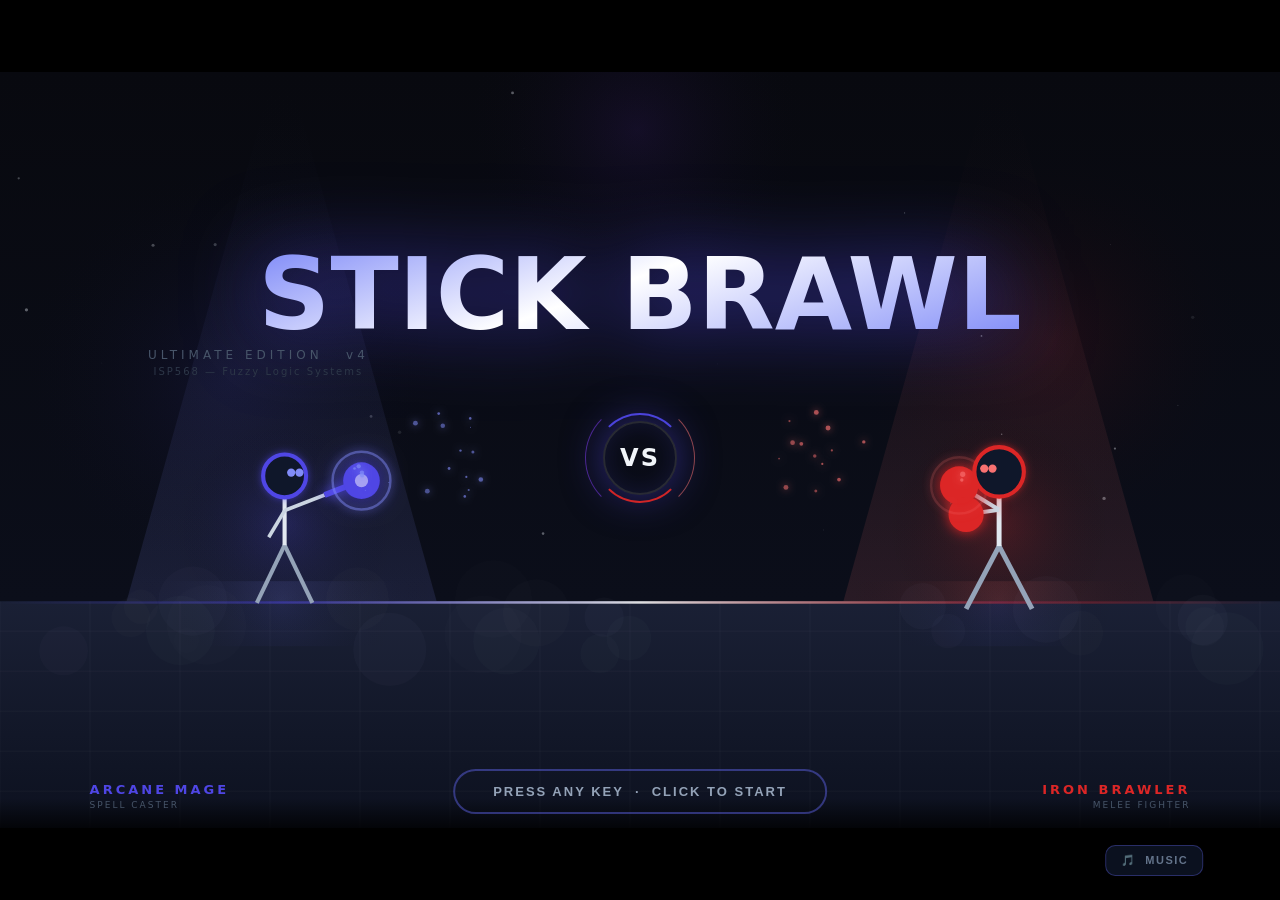
<file: intro.html>
<!DOCTYPE html>
<html lang="en">
<head>
  <meta charset="UTF-8">
  <meta name="viewport" content="width=device-width, initial-scale=1.0">
  <title>STICK BRAWL — Ultimate v4</title>
  <link rel="stylesheet" href="css/pages.css">
  <style>
    /* ── Cinematic letterbox ─────────────────── */
    .lbox {
      position: fixed; left: 0; right: 0; height: 72px;
      background: #000; z-index: 20; pointer-events: none;
    }
    .lbox.top { top: 0;    transform: translateY(-100%); animation: lbIn  .55s ease .08s forwards; }
    .lbox.bot { bottom: 0; transform: translateY(100%);  animation: lbBot .55s ease .08s forwards; }
    @keyframes lbIn  { to { transform: none; } }
    @keyframes lbBot { to { transform: none; } }

    /* ── Title block ─────────────────────────── */
    .title-wrap {
      position: fixed; left: 50%; top: 28%;
      transform: translateX(-50%);
      text-align: center; z-index: 15; pointer-events: none;
    }
    .slam-title {
      font-size: 100px; font-weight: 900; line-height: 0.86;
      background: linear-gradient(160deg, #818cf8 0%, #fff 45%, #818cf8 100%);
      -webkit-background-clip: text; -webkit-text-fill-color: transparent; background-clip: text;
      opacity: 0;
      animation: titleSlam .75s cubic-bezier(.18,.85,.3,1.25) 1.35s forwards;
      filter: drop-shadow(0 0 55px rgba(79,70,229,.85));
      white-space: nowrap;
    }
    @keyframes titleSlam {
      0%   { opacity: 0; transform: translateY(-420px) scaleY(2.2) scaleX(.65); filter: drop-shadow(0 0 0 transparent); }
      58%  { opacity: 1; transform: translateY(18px)  scaleY(.86)  scaleX(1.08); filter: drop-shadow(0 0 70px rgba(79,70,229,.9)); }
      78%  { transform: translateY(-7px) scaleY(1.04) scaleX(.98); }
      92%  { transform: translateY(3px)  scaleY(.99)  scaleX(1.01); }
      100% { opacity: 1; transform: none; filter: drop-shadow(0 0 40px rgba(79,70,229,.75)); }
    }
    .title-sub {
      opacity: 0; font-size: 12px; letter-spacing: 4px; color: #475569;
      margin-top: 10px; animation: fadeUp .4s ease 2.2s forwards;
    }
    .title-course {
      opacity: 0; font-size: 10px; letter-spacing: 2px; color: #2d3748;
      margin-top: 4px;  animation: fadeUp .4s ease 2.4s forwards;
    }

    /* ── VS ring ─────────────────────────────── */
    .vs-wrap {
      position: fixed; left: 50%; top: 50%;
      transform: translate(-50%, -50%);
      z-index: 15; pointer-events: none;
      opacity: 0; animation: vsIn .5s cubic-bezier(.22,1,.36,1) 2.0s forwards;
    }
    @keyframes vsIn { from{opacity:0;transform:translate(-50%,-50%) scale(.4)} to{opacity:1;transform:translate(-50%,-50%) scale(1)} }

    .vs-ring {
      width: 74px; height: 74px; border-radius: 50%;
      display: flex; align-items: center; justify-content: center;
      border: 2.5px solid rgba(255,255,255,.12); position: relative;
      animation: vsGlow 2.5s ease-in-out 2.1s infinite;
      box-shadow: 0 0 40px rgba(79,70,229,.5), inset 0 0 22px rgba(79,70,229,.14);
    }
    @keyframes vsGlow { 0%,100%{box-shadow:0 0 30px rgba(79,70,229,.4)} 50%{box-shadow:0 0 70px rgba(99,102,241,.85)} }
    .vs-ring::before {
      content:''; position:absolute; inset:-10px; border-radius:50%;
      border:2.5px solid transparent;
      border-top-color:rgba(79,70,229,.95); border-bottom-color:rgba(220,38,38,.95);
      animation:vsRot 2s linear 2.1s infinite;
    }
    .vs-ring::after {
      content:''; position:absolute; inset:-20px; border-radius:50%;
      border:1.5px solid transparent;
      border-left-color:rgba(124,58,237,.55); border-right-color:rgba(248,113,113,.55);
      animation:vsRot 3.2s linear 2.1s infinite reverse;
    }
    @keyframes vsRot { to { transform:rotate(360deg); } }
    .vs-txt { font-size:24px; font-weight:900; letter-spacing:2px; position:relative; z-index:1; }

    /* ── Nameplates ───────────────────────────── */
    .np {
      position: fixed; bottom: 90px; z-index: 15; pointer-events: none;
      opacity: 0;
    }
    .np.left  { left:  7%; animation: npL .5s ease 1.85s forwards; }
    .np.right { right: 7%; text-align: right; animation: npR .5s ease 1.85s forwards; }
    @keyframes npL { from{opacity:0;transform:translateX(-24px)} to{opacity:1;transform:none} }
    @keyframes npR { from{opacity:0;transform:translateX( 24px)} to{opacity:1;transform:none} }
    .np-name { font-size: 13px; font-weight: 900; letter-spacing: 3px; }
    .np-type { font-size:  9px; color: #475569; letter-spacing: 2px; margin-top: 3px; }

    /* ── Press to start ──────────────────────── */
    .press-btn {
      position: fixed; left: 50%; bottom: 86px;
      transform: translateX(-50%); z-index: 15;
      opacity: 0; white-space: nowrap;
      animation: fadeUp .5s ease 2.7s forwards, blink 2.2s ease 3s infinite;
    }
    @keyframes fadeUp { from{opacity:0;transform:translateX(-50%) translateY(8px)} to{opacity:1;transform:translateX(-50%) translateY(0)} }

    /* Main canvas */
    #stageCanvas { position:fixed; inset:0; z-index:1; pointer-events:none; }

    /* Music toggle button */
    #musicBtn {
      position:fixed; bottom:24px; right:28px; z-index:50;
      background:rgba(15,23,42,.75); border:1.5px solid rgba(99,102,241,.35);
      border-radius:10px; padding:8px 14px;
      color:#64748b; font-size:11px; font-weight:700; letter-spacing:1.5px;
      cursor:pointer; transition:all .25s;
      opacity:0; animation: fadeUp .4s ease 3.1s forwards;
    }
    #musicBtn:hover { border-color:#4f46e5; color:#818cf8; background:rgba(79,70,229,.15); }
    #musicBtn.on    { color:#818cf8; border-color:rgba(99,102,241,.6); }
  </style>
</head>
<body>

  <!-- Letterbox -->
  <div class="lbox top"></div>
  <div class="lbox bot"></div>

  <!-- Main canvas (stage, spotlights, fighters, effects) -->
  <canvas id="stageCanvas"></canvas>

  <!-- Title -->
  <div class="title-wrap">
    <h1 class="slam-title">STICK BRAWL</h1>
    <p class="title-sub">ULTIMATE EDITION &nbsp; v4</p>
    <p class="title-course">ISP568 — Fuzzy Logic Systems</p>
  </div>

  <!-- VS ring -->
  <div class="vs-wrap">
    <div class="vs-ring"><span class="vs-txt">VS</span></div>
  </div>

  <!-- Nameplates -->
  <div class="np left">
    <div class="np-name" style="color:#4f46e5">ARCANE MAGE</div>
    <div class="np-type">SPELL CASTER</div>
  </div>
  <div class="np right">
    <div class="np-name" style="color:#dc2626">IRON BRAWLER</div>
    <div class="np-type">MELEE FIGHTER</div>
  </div>

  <!-- Press to start -->
  <button class="btn-press press-btn" id="startBtn">
    PRESS ANY KEY &nbsp;·&nbsp; CLICK TO START
  </button>

  <!-- Music toggle -->
  <button id="musicBtn">🎵 &nbsp;MUSIC</button>

  <!-- HUD corners -->
  <div class="corner tl"></div><div class="corner tr"></div>
  <div class="corner bl"></div><div class="corner br"></div>

  <script src="js/shared.js"></script>
  <script src="js/music.js"></script>
  <script>
  /* ═══════════════════════════════════════════════
     CINEMATIC BATTLE STAGE INTRO
  ═══════════════════════════════════════════════ */
  (function () {
    'use strict';
    const cv  = document.getElementById('stageCanvas');
    const ctx = cv.getContext('2d');
    const T0  = Date.now();
    const LBOX = 72;

    let W, H, stageY, leftX, rightX, fighterY;

    function resize() {
      W = cv.width  = window.innerWidth;
      H = cv.height = window.innerHeight;
      stageY  = LBOX + (H - LBOX * 2) * 0.70;
      leftX   = W * 0.22;
      rightX  = W * 0.78;
      fighterY = stageY - 82;
    }
    resize();
    window.addEventListener('resize', resize);

    /* ── Utilities ──────────────────────────────── */
    function sec() { return (Date.now() - T0) * 0.001; }

    function ln(x1, y1, x2, y2) {
      ctx.beginPath(); ctx.moveTo(x1, y1); ctx.lineTo(x2, y2); ctx.stroke();
    }
    function circ(x, y, r, fill, glow, gr) {
      if (glow) { ctx.shadowBlur = gr || 14; ctx.shadowColor = glow; }
      ctx.beginPath(); ctx.arc(x, y, r, 0, Math.PI * 2);
      if (fill) { ctx.fillStyle = fill; ctx.fill(); } else ctx.stroke();
      ctx.shadowBlur = 0;
    }

    /* ── Stars ──────────────────────────────────── */
    const STARS = Array.from({ length: 160 }, () => ({
      x:  Math.random() * 5000 - 2500,
      y:  Math.random() * (stageY - LBOX) * 0.9 + LBOX,
      r:  Math.random() * 1.6 + 0.2,
      tw: Math.random() * Math.PI * 2,
      ts: 0.008 + Math.random() * 0.018,
    }));

    /* ── Atmospheric mist particles ─────────────── */
    const mist = Array.from({ length: 24 }, () => resetMist({}));
    function resetMist(p) {
      p.x    = Math.random() * 99999 % W;
      p.y    = stageY + Math.random() * 55;
      p.r    = Math.random() * 30 + 12;
      p.vy   = -(0.04 + Math.random() * 0.12);
      p.a    = Math.random() * 0.05 + 0.02;
      p.life = 0;
      p.max  = 180 + Math.random() * 140;
      return p;
    }

    /* ── Spotlight spotlight definition ─────────── */
    function drawSpotlight(sx, topY, botY, hexCol, alpha) {
      if (alpha <= 0) return;
      const hw  = 155;    // half-width at stage
      const sw  = 8;      // half-width at source
      ctx.save();
      ctx.globalAlpha = alpha;
      // Cone
      const cg = ctx.createLinearGradient(sx, topY, sx, botY);
      cg.addColorStop(0, 'rgba(0,0,0,0)');
      cg.addColorStop(0.4, hexAlpha(hexCol, 0.05));
      cg.addColorStop(1,   hexAlpha(hexCol, 0.18));
      ctx.fillStyle = cg;
      ctx.beginPath();
      ctx.moveTo(sx - sw, topY);
      ctx.lineTo(sx - hw, botY);
      ctx.lineTo(sx + hw, botY);
      ctx.lineTo(sx + sw, topY);
      ctx.closePath();
      ctx.fill();
      // Floor pool
      const pg = ctx.createRadialGradient(sx, botY, 0, sx, botY, hw);
      pg.addColorStop(0, hexAlpha(hexCol, 0.22));
      pg.addColorStop(1, 'rgba(0,0,0,0)');
      ctx.fillStyle = pg;
      ctx.fillRect(sx - hw, botY - 20, hw * 2, 55);
      ctx.restore();
    }

    function hexAlpha(hex, a) {
      const r = parseInt(hex.slice(1,3),16);
      const g = parseInt(hex.slice(3,5),16);
      const b = parseInt(hex.slice(5,7),16);
      return `rgba(${r},${g},${b},${a})`;
    }

    /* ── Stage floor ────────────────────────────── */
    function drawStage(t) {
      const sh = H - stageY;
      // Floor base
      const fg = ctx.createLinearGradient(0, stageY, 0, stageY + sh);
      fg.addColorStop(0, '#1a2035');
      fg.addColorStop(1, '#080c18');
      ctx.fillStyle = fg; ctx.fillRect(0, stageY, W, sh);

      // Surface glow line
      const lg = ctx.createLinearGradient(0, stageY, W, stageY);
      lg.addColorStop(0,    'rgba(79,70,229,0)');
      lg.addColorStop(0.22, 'rgba(79,70,229,0.5)');
      lg.addColorStop(0.50, 'rgba(255,255,255,0.85)');
      lg.addColorStop(0.78, 'rgba(220,38,38,0.5)');
      lg.addColorStop(1,    'rgba(220,38,38,0)');
      ctx.fillStyle = lg; ctx.fillRect(0, stageY, W, 2.5);

      // Sheen under fighters
      [leftX, rightX].forEach(fx => {
        const sg = ctx.createRadialGradient(fx, stageY, 0, fx, stageY, 120);
        sg.addColorStop(0, 'rgba(99,102,241,0.12)');
        sg.addColorStop(1, 'rgba(0,0,0,0)');
        ctx.fillStyle = sg; ctx.fillRect(fx - 120, stageY, 240, 45);
      });

      // Subtle tile lines
      ctx.strokeStyle = 'rgba(255,255,255,0.03)'; ctx.lineWidth = 1;
      for (let x = 0; x < W; x += 90) { ln(x, stageY, x, stageY + sh); }
      for (let y = stageY + 30; y < H - LBOX; y += 40) { ln(0, y, W, y); }

      // Fade to black at very bottom (below bottom letterbox edge)
      const bf = ctx.createLinearGradient(0, H - LBOX - 30, 0, H - LBOX + 10);
      bf.addColorStop(0, 'rgba(0,0,0,0)'); bf.addColorStop(1, '#000');
      ctx.fillStyle = bf; ctx.fillRect(0, H - LBOX - 30, W, 45);
    }

    /* ── Fighter shadow ─────────────────────────── */
    function drawShadow(fx, alpha) {
      if (alpha <= 0) return;
      ctx.save(); ctx.globalAlpha = alpha * 0.55;
      const sg = ctx.createRadialGradient(fx, stageY + 4, 0, fx, stageY + 4, 65);
      sg.addColorStop(0, 'rgba(0,0,0,0.8)');
      sg.addColorStop(1, 'rgba(0,0,0,0)');
      ctx.fillStyle = sg;
      ctx.scale(1, 0.22);
      ctx.beginPath(); ctx.arc(fx, (stageY + 4) / 0.22, 65, 0, Math.PI * 2); ctx.fill();
      ctx.restore();
    }

    /* ══════════════════════════════════════════════
       MAGE — pre-battle cinematic pose
       Staff extended forward, orb charging, slow sway
    ══════════════════════════════════════════════ */
    function drawMage(t) {
      const C = '#4f46e5', C2 = '#818cf8', SC = 1.65;
      const sx = Math.sin(t * 1.2) * 3, sy = Math.sin(t * 0.9) * 5;
      const opulse = 0.55 + 0.45 * Math.sin(t * 3.2);

      ctx.save(); ctx.translate(leftX + sx, fighterY + sy);

      // Aura
      const aura = ctx.createRadialGradient(0, 0, 6, 0, 6, 68 * SC);
      aura.addColorStop(0, C + '2e'); aura.addColorStop(1, 'rgba(0,0,0,0)');
      ctx.fillStyle = aura;
      ctx.beginPath(); ctx.arc(0, 0, 68 * SC, 0, Math.PI * 2); ctx.fill();

      ctx.scale(SC, SC);

      // Legs
      const lsw = Math.sin(t * 1.5) * 3;
      ctx.strokeStyle = '#94a3b8'; ctx.lineWidth = 2.5;
      ln(0, 13, -14 - lsw, 48); ln(0, 13, 14 + lsw, 48);

      // Body
      ctx.strokeStyle = '#e2e8f0'; ctx.lineWidth = 2.5;
      ln(0, -15, 0, 13);

      // Left arm relaxed
      const laA = -2.1 + Math.sin(t * 1.0) * 0.08;
      ctx.strokeStyle = '#cbd5e1'; ctx.lineWidth = 2.2;
      ln(0, -8, Math.cos(laA) * 22, -8 + Math.sin(Math.abs(laA)) * 18);

      // Right arm — staff forward
      const raA = -0.42 + Math.sin(t * 0.75) * 0.06;
      const raX  = Math.cos(raA) * 26, raY = -8 + Math.sin(raA) * 26;
      ln(0, -8, raX, raY);

      // Staff
      const stX = raX + Math.cos(raA) * 24, stY = raY + Math.sin(raA) * 24;
      ctx.strokeStyle = C; ctx.lineWidth = 3.5;
      ctx.shadowBlur = 12; ctx.shadowColor = C;
      ln(raX, raY, stX, stY);

      // Orb
      const orbR = 10 + opulse * 6;
      circ(stX, stY, orbR, C, C, 20 + opulse * 28);
      ctx.globalAlpha = 0.42 + opulse * 0.4;
      ctx.fillStyle = '#fff'; ctx.shadowBlur = 0;
      circ(stX, stY, orbR * 0.36, '#fff');
      ctx.globalAlpha = 1;

      // Orbiting ring
      ctx.strokeStyle = C2; ctx.lineWidth = 1.5;
      ctx.globalAlpha = 0.4 + opulse * 0.35;
      ctx.shadowBlur = 8; ctx.shadowColor = C2;
      circ(stX, stY, orbR + 9 + Math.sin(t * 4.5) * 5, null);
      ctx.globalAlpha = 1; ctx.shadowBlur = 0;

      // Head
      ctx.strokeStyle = C; ctx.lineWidth = 2.5;
      ctx.shadowBlur = 10; ctx.shadowColor = C;
      circ(0, -29, 13, '#0f172a'); ctx.stroke(); ctx.shadowBlur = 0;

      // Eyes
      ctx.fillStyle = C2;
      const bl = (t % 4.2) > 4.10;
      if (!bl) { circ(4, -31, 2.5, C2); circ(9, -31, 2.5, C2); }
      else { ctx.fillRect(2, -32, 5, 1.5); ctx.fillRect(7, -32, 5, 1.5); }

      ctx.restore();

      // Return orb world pos
      return { orbX: leftX + sx + stX * SC, orbY: fighterY + sy + stY * SC };
    }

    /* ══════════════════════════════════════════════
       BRAWLER — guard stance, facing left
       Fists raised, aggressive crouch, boxer bounce
    ══════════════════════════════════════════════ */
    function drawBrawler(t) {
      const C = '#dc2626', C2 = '#f87171', SC = 1.65;
      const sx = Math.sin(t * 1.3 + 1.2) * 2.5, sy = Math.sin(t * 1.0 + 0.6) * 4;
      const gb = Math.sin(t * 4.2) * 3.5;   // boxer bounce

      ctx.save(); ctx.translate(rightX + sx, fighterY + sy);

      // Aura
      const aura = ctx.createRadialGradient(0, 0, 6, 0, 6, 70 * SC);
      aura.addColorStop(0, C + '2e'); aura.addColorStop(1, 'rgba(0,0,0,0)');
      ctx.fillStyle = aura;
      ctx.beginPath(); ctx.arc(0, 0, 70 * SC, 0, Math.PI * 2); ctx.fill();

      ctx.scale(SC, SC);

      // Wide stance legs
      ctx.strokeStyle = '#94a3b8'; ctx.lineWidth = 3;
      ln(0, 14, -20, 52); ln(0, 14, 20, 52);

      // Body
      ctx.strokeStyle = '#e2e8f0'; ctx.lineWidth = 3;
      ln(0, -16, 0, 14);

      // Both arms with fists toward LEFT (negative x = toward mage)
      const lFX = -22 + Math.sin(t * 3.1) * 3;
      const lFY = -20 + gb;
      const rFX = -18 + Math.sin(t * 3.7) * 2;
      const rFY = -8  - gb;
      const fR  = 11.5 + Math.sin(t * 5.0) * 1.5;

      ctx.strokeStyle = '#cbd5e1'; ctx.lineWidth = 2.5;
      ctx.shadowBlur = 12; ctx.shadowColor = C;
      ln(0, -8, lFX, lFY); circ(lFX, lFY, fR,     C, C, 16);
      ln(0, -8, rFX, rFY); circ(rFX, rFY, fR - 1, C, C, 13);
      ctx.shadowBlur = 0;

      // Fist pulse rings
      ctx.globalAlpha = 0.3 + Math.sin(t * 3.2) * 0.15;
      ctx.strokeStyle = C2; ctx.lineWidth = 1.5;
      ctx.shadowBlur = 8; ctx.shadowColor = C2;
      circ(lFX, lFY, fR + 8 + Math.sin(t * 4.5) * 5, null);
      ctx.globalAlpha = 1; ctx.shadowBlur = 0;

      // Head
      ctx.strokeStyle = C; ctx.lineWidth = 2.5;
      ctx.shadowBlur = 10; ctx.shadowColor = C;
      circ(0, -31, 15, '#0f172a'); ctx.stroke(); ctx.shadowBlur = 0;

      // Eyes face LEFT
      ctx.fillStyle = C2;
      const bl = (t % 5.5) > 5.40;
      if (!bl) { circ(-4, -33, 2.5, C2); circ(-9, -33, 2.5, C2); }
      else      { ctx.fillRect(-13, -34, 5, 1.5); ctx.fillRect(-7, -34, 5, 1.5); }

      ctx.restore();

      return { fistX: rightX + sx + lFX * SC, fistY: fighterY + sy + lFY * SC };
    }

    /* ── Impact effects ─────────────────────────── */
    const impactRings = [];
    const blastSparks = [];
    let   flashAlpha  = 0;
    let   slamTriggered = false;

    function triggerSlam() {
      const cx = W / 2, cy = H * 0.30;
      // Shockwave rings
      [
        { col:'#fff',    max:360, spd:14, lw:4 },
        { col:'#818cf8', max:500, spd:10, lw:3 },
        { col:'#dc2626', max:650, spd: 7, lw:2 },
      ].forEach(r => impactRings.push({ x:cx, y:cy, r:0, ...r, active:true }));

      // Blast sparks
      for (let i = 0; i < 32; i++) {
        const a = Math.random() * Math.PI * 2;
        const s = 4 + Math.random() * 10;
        blastSparks.push({
          x:cx, y:cy, vx:Math.cos(a)*s, vy:Math.sin(a)*s - 3.5,
          r: Math.random() * 3.5 + 0.8,
          c: ['#818cf8','#fff','#f87171','#fbbf24','#c7d2fe'][Math.floor(Math.random()*5)],
          life:0, max:45 + Math.random()*25, grav:0.14,
        });
      }
      flashAlpha = 1;
    }

    function updateImpact() {
      // Rings
      impactRings.forEach((r, i) => {
        r.r += r.spd;
        if (r.r >= r.max) { impactRings.splice(i, 1); return; }
        const a = (1 - r.r / r.max) * 0.7;
        ctx.save(); ctx.globalAlpha = a;
        ctx.strokeStyle = r.col; ctx.lineWidth = r.lw * (1 - r.r / r.max * 0.6);
        ctx.shadowBlur = 16; ctx.shadowColor = r.col;
        ctx.beginPath(); ctx.arc(r.x, r.y, r.r, 0, Math.PI * 2); ctx.stroke();
        ctx.restore();
      });

      // Sparks
      blastSparks.forEach((s, i) => {
        s.x += s.vx; s.y += s.vy; s.vy += s.grav; s.life++;
        if (s.life > s.max) { blastSparks.splice(i, 1); return; }
        const a = (1 - s.life / s.max) * 0.9;
        ctx.save(); ctx.globalAlpha = a;
        ctx.fillStyle = s.c; ctx.shadowBlur = 8; ctx.shadowColor = s.c;
        ctx.beginPath(); ctx.arc(s.x, s.y, s.r, 0, Math.PI * 2); ctx.fill();
        ctx.restore();
      });

      // Flash
      if (flashAlpha > 0.01) {
        ctx.save(); ctx.globalAlpha = flashAlpha;
        ctx.fillStyle = '#fff'; ctx.fillRect(0, 0, W, H);
        ctx.restore();
        flashAlpha *= 0.82;
      }
    }

    /* ── Ambient sparks from orb/fists ──────────── */
    const ambSparks = [];
    function spawnAmb(x, y, col, n, spd) {
      for (let i = 0; i < n; i++) {
        const a = Math.random() * Math.PI * 2;
        const s = spd * (0.3 + Math.random() * 0.7);
        ambSparks.push({
          x, y, vx:Math.cos(a)*s, vy:Math.sin(a)*s - 0.5,
          r: Math.random() * 2.2 + 0.5, c:col, grav:0.06,
          life:0, max:18 + Math.random()*20,
        });
      }
    }
    function updateAmbSparks() {
      ambSparks.forEach((s, i) => {
        s.x += s.vx; s.y += s.vy; s.vy += s.grav; s.life++;
        if (s.life > s.max) { ambSparks.splice(i, 1); return; }
        const a = (1 - s.life / s.max) * 0.8;
        ctx.save(); ctx.globalAlpha = a;
        ctx.fillStyle = s.c; ctx.shadowBlur = 7; ctx.shadowColor = s.c;
        ctx.beginPath(); ctx.arc(s.x, s.y, s.r, 0, Math.PI * 2); ctx.fill();
        ctx.restore();
      });
    }

    /* ── Energy embers (mage ↔ brawler) ─────────── */
    const embers = Array.from({ length: 26 }, (_, i) => resetEmber({}, i));
    function resetEmber(e, i) {
      const side = i < 13 ? -1 : 1;
      e.x = W/2 + side * (180 + Math.random() * 80);
      e.y = H/2 + (Math.random() - 0.5) * 100;
      const tx = W/2, ty = H/2 + 37;
      const dx = tx - e.x, dy = ty - e.y, dist = Math.hypot(dx, dy);
      const spd = 0.6 + Math.random() * 1.0;
      e.vx = dx/dist*spd; e.vy = dy/dist*spd;
      e.r = Math.random() * 2 + 0.5;
      e.c = side < 0 ? '#818cf8' : '#f87171';
      e.life = 0; e.max = 60 + Math.random() * 50;
      return e;
    }
    function updateEmbers() {
      embers.forEach((e, i) => {
        e.x += e.vx; e.y += e.vy; e.life++;
        if (e.life > e.max) { resetEmber(e, i); return; }
        const a = Math.sin(e.life / e.max * Math.PI) * 0.65;
        ctx.save(); ctx.globalAlpha = a;
        ctx.fillStyle = e.c; ctx.shadowBlur = 7; ctx.shadowColor = e.c;
        ctx.beginPath(); ctx.arc(e.x, e.y, e.r, 0, Math.PI*2); ctx.fill();
        ctx.restore();
      });
    }

    /* ── Nebula clouds in sky ───────────────────── */
    function drawSkyNebula(t) {
      [
        { ox:.18, oy:.38, r:230, c:'#4f46e5', s:.000032, d:0   },
        { ox:.80, oy:.36, r:210, c:'#dc2626', s:.000026, d:1.7 },
        { ox:.50, oy:.10, r:180, c:'#7c3aed', s:.000040, d:3.2 },
      ].forEach(n => {
        const nx = W*n.ox + Math.sin(t*n.s+n.d)*28;
        const ny = (H - LBOX*2)*n.oy + LBOX + Math.cos(t*n.s*.7+n.d)*18;
        const g  = ctx.createRadialGradient(nx, ny, 0, nx, ny, n.r);
        g.addColorStop(0, n.c + '1a');
        g.addColorStop(1, 'rgba(0,0,0,0)');
        ctx.fillStyle = g; ctx.fillRect(0, LBOX, W, H - LBOX*2);
      });
    }

    /* ── Main render loop ───────────────────────── */
    let lastSparkT = 0;

    function frame() {
      const t  = sec();
      const ms = Date.now() - T0;

      ctx.clearRect(0, 0, W, H);

      /* sky & background */
      const sky = ctx.createLinearGradient(0, LBOX, 0, stageY);
      sky.addColorStop(0, '#08090f'); sky.addColorStop(1, '#0b0e1a');
      ctx.fillStyle = sky; ctx.fillRect(0, LBOX, W, stageY - LBOX);

      drawSkyNebula(ms);

      /* stars */
      STARS.forEach(s => {
        s.tw += s.ts;
        const a = 0.12 + Math.sin(s.tw) * 0.28;
        ctx.save(); ctx.globalAlpha = Math.max(0, a);
        ctx.fillStyle = '#e2e8f0';
        ctx.beginPath(); ctx.arc(s.x, s.y, s.r, 0, Math.PI*2); ctx.fill();
        ctx.restore();
      });

      /* spotlights */
      const sAlpha = Math.min(1, Math.max(0, (t - 0.55) / 0.9));
      if (sAlpha > 0) {
        const flicker = 0.82 + Math.sin(t * 11.3) * 0.06 + Math.random() * 0.025;
        drawSpotlight(leftX,  LBOX + 2, stageY, '#818cf8', sAlpha * flicker);
        drawSpotlight(rightX, LBOX + 2, stageY, '#f87171', sAlpha * flicker * 0.95);
      }

      /* stage */
      drawStage(t);

      /* shadows */
      drawShadow(leftX,  sAlpha);
      drawShadow(rightX, sAlpha);

      /* fighters */
      const fAlpha = Math.min(1, Math.max(0, (t - 0.3) / 0.75));
      if (fAlpha > 0) {
        ctx.save(); ctx.globalAlpha = fAlpha;
        const mage  = drawMage(t);
        const brawl = drawBrawler(t);
        ctx.restore();

        /* ambient sparks from mage orb */
        if (fAlpha > 0.8 && t - lastSparkT > 0.12 && Math.random() < 0.6) {
          lastSparkT = t;
          spawnAmb(mage.orbX,  mage.orbY,  '#818cf8', 2, 3);
          spawnAmb(brawl.fistX,brawl.fistY,'#f87171', 1, 2.5);
        }
      }

      /* embers */
      updateEmbers();
      updateAmbSparks();

      /* mist */
      mist.forEach((p, i) => {
        p.y += p.vy; p.life++;
        if (p.life > p.max) { resetMist(p); return; }
        const a = Math.sin(p.life / p.max * Math.PI) * p.a;
        ctx.save(); ctx.globalAlpha = a;
        ctx.fillStyle = 'rgba(200,210,240,1)';
        ctx.beginPath(); ctx.arc(p.x, p.y, p.r, 0, Math.PI*2); ctx.fill();
        ctx.restore();
      });

      /* title slam trigger */
      if (!slamTriggered && t >= 2.08) { slamTriggered = true; triggerSlam(); }
      updateImpact();

      /* black letterbox fill (in case of resize) */
      ctx.fillStyle = '#000';
      ctx.fillRect(0, 0, W, LBOX);
      ctx.fillRect(0, H - LBOX, W, LBOX);

      requestAnimationFrame(frame);
    }
    frame();
  })();

  /* ── Music toggle ───────────────────────────── */
  (function () {
    const btn = document.getElementById('musicBtn');
    let on = false;
    btn.addEventListener('click', function (e) {
      e.stopPropagation(); // prevent triggering navigation
      on = !on;
      if (on) {
        MU.intro();
        btn.textContent = '🔇  MUSIC';
        btn.classList.add('on');
      } else {
        MU.stop(0.4);
        btn.textContent = '🎵  MUSIC';
        btn.classList.remove('on');
      }
    });
  })();

  /* ── Navigate ───────────────────────────────── */
  function go() {
    MU.stop(0.35);
    SB.navigate('main-menu.html');
  }
  document.getElementById('startBtn').addEventListener('click', go);
  window.addEventListener('keydown', function once() {
    window.removeEventListener('keydown', once); go();
  });
  </script>

</body>
</html>
</file>
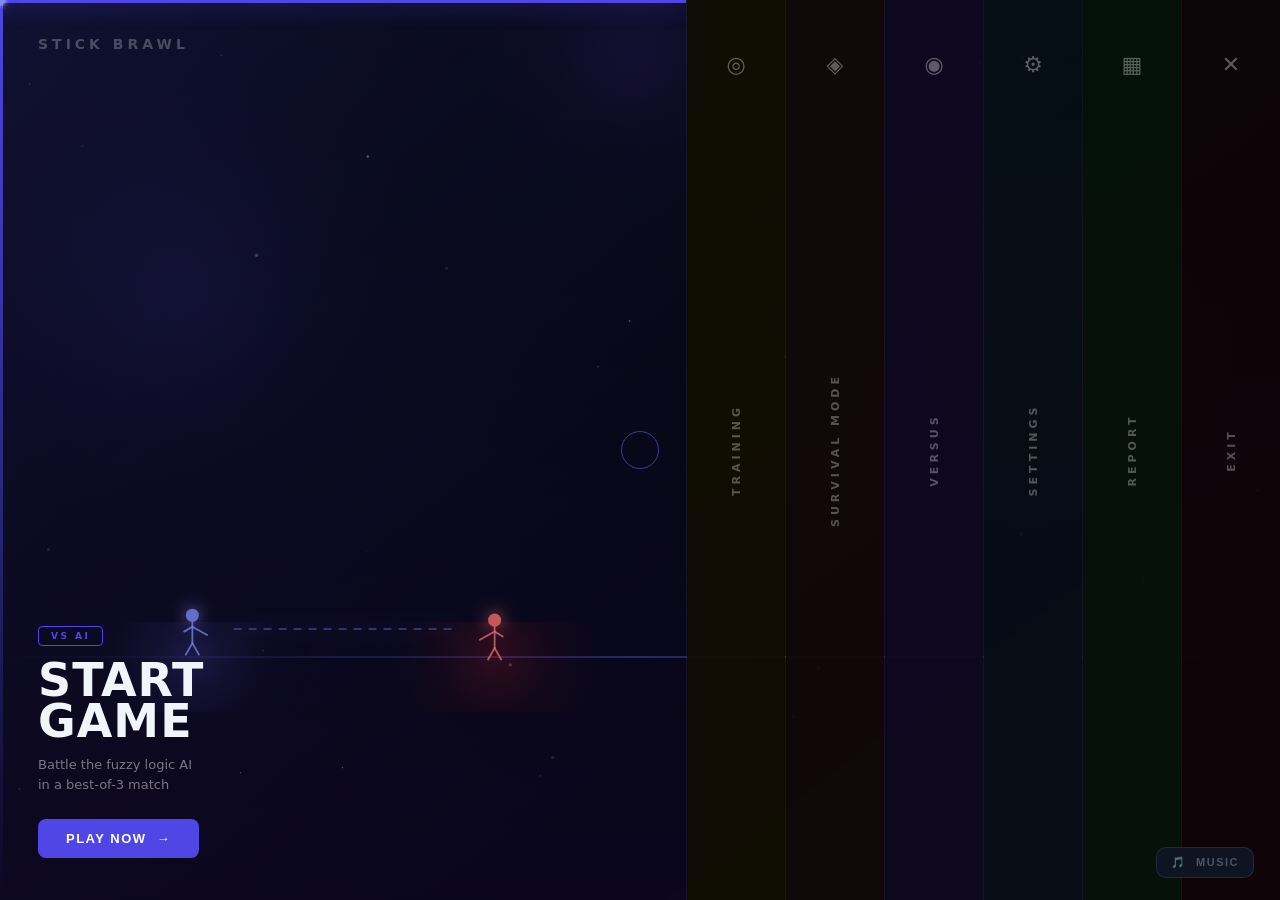
<file: main-menu.html>
<!DOCTYPE html>
<html lang="en">
<head>
  <meta charset="UTF-8">
  <meta name="viewport" content="width=device-width, initial-scale=1.0">
  <title>STICK BRAWL — Main Menu</title>
  <link rel="stylesheet" href="css/pages.css">
  <style>
    /* ── Reset ───────────────────────────── */
    * { cursor:none !important; }
    html,body { width:100%;height:100%; overflow:hidden; }

    /* ── Canvases ────────────────────────── */
    #bgCv    { position:fixed;inset:0;z-index:0;pointer-events:none; }
    #sceneCv { position:fixed;inset:0;z-index:2;pointer-events:none; }
    #fxCv    { position:fixed;inset:0;z-index:8;pointer-events:none; }

    /* ── Custom cursor ───────────────────── */
    #c-dot {
      position:fixed;z-index:9999;pointer-events:none;
      width:10px;height:10px;border-radius:50%;margin:-5px 0 0 -5px;
      background:#818cf8;box-shadow:0 0 14px #4f46e5,0 0 5px #fff;
      transition:transform .12s,background .2s,box-shadow .2s;
    }
    #c-dot.on{transform:scale(2.2);background:#fff;box-shadow:0 0 22px #4f46e5,0 0 8px #fff;}
    #c-ring {
      position:fixed;z-index:9998;pointer-events:none;
      width:38px;height:38px;border-radius:50%;margin:-19px 0 0 -19px;
      border:1.5px solid rgba(99,102,241,.55);
      transition:width .3s,height .3s,border-color .3s,margin .3s;
    }
    #c-ring.on{width:62px;height:62px;margin:-31px 0 0 -31px;border-color:rgba(99,102,241,.9);}

    /* ══════════════════════════════════════
       VERTICAL STRIPS
    ══════════════════════════════════════ */
    .strips {
      position:fixed;inset:0;
      display:flex;
      z-index:5;
    }

    .strip {
      flex:1;
      position:relative;
      overflow:hidden;
      transition:flex .58s cubic-bezier(.22,1,.36,1);
      cursor:pointer;
      border-right:1px solid rgba(255,255,255,.04);
    }
    .strip:last-child{border-right:none;}
    .strip.active{flex:7;}

    /* ── Top accent line ─────────────────── */
    .strip::before {
      content:'';position:absolute;top:0;left:0;right:0;height:3px;
      background:var(--col,#4f46e5);opacity:0;
      box-shadow:0 0 22px var(--col,#4f46e5);
      transition:opacity .35s;z-index:2;
    }
    .strip.active::before{opacity:1;}

    /* ── Left accent bar ─────────────────── */
    .strip::after {
      content:'';position:absolute;top:0;left:0;bottom:0;width:3px;
      background:linear-gradient(to bottom,var(--col,#4f46e5) 0%,transparent 100%);
      opacity:0;transition:opacity .35s;z-index:2;
    }
    .strip.active::after,.strip:not(.active):hover::after{opacity:.5;}
    .strip.active::after{opacity:1;}

    /* ── Opaque cover (hides canvas) ─────── */
    .s-cover {
      position:absolute;inset:0;
      background:var(--cover-bg,#050810);
      opacity:.93;
      transition:opacity .5s ease;
      z-index:1;
    }
    .strip.active .s-cover   { opacity:.08; }
    .strip:not(.active):hover .s-cover { opacity:.78; }

    /* ── Subtle gradient tint at bottom ──── */
    .s-tint {
      position:absolute;bottom:0;left:0;right:0;height:55%;
      background:linear-gradient(to top,var(--col,#4f46e5)12,transparent);
      opacity:.06;z-index:1;
      transition:opacity .4s;
    }
    .strip.active .s-tint    { opacity:.18; }
    .strip:not(.active):hover .s-tint { opacity:.1; }

    /* ── Icon (compressed state) ─────────── */
    .s-icon {
      position:absolute;top:52px;left:50%;
      transform:translateX(-50%);
      font-size:22px;z-index:3;
      opacity:.35;
      transition:opacity .3s,transform .3s;
    }
    .strip.active .s-icon       { opacity:0;transform:translateX(-50%) scale(.5); }
    .strip:not(.active):hover .s-icon { opacity:.7; }

    /* ── Vertical label (compressed) ─────── */
    .s-label-v {
      position:absolute;top:50%;left:50%;
      transform:translate(-50%,-50%) rotate(180deg);
      writing-mode:vertical-rl;
      font-size:11px;font-weight:900;letter-spacing:4px;
      color:rgba(255,255,255,.3);text-transform:uppercase;
      white-space:nowrap;z-index:3;
      transition:opacity .3s,transform .3s;
    }
    .strip.active .s-label-v {
      opacity:0;
      transform:translate(-50%,-50%) rotate(180deg) scale(.8);
      pointer-events:none;
    }
    .strip:not(.active):hover .s-label-v { color:rgba(255,255,255,.55); }

    /* ── Expanded content ─────────────────── */
    .s-expand {
      position:absolute;bottom:0;left:0;right:0;
      padding:42px 38px;
      z-index:3;pointer-events:none;
    }

    .s-tag {
      display:inline-block;padding:4px 12px;border-radius:4px;
      font-size:9px;font-weight:900;letter-spacing:2.5px;
      border:1.5px solid var(--col,#4f46e5);
      color:var(--col,#4f46e5);background:transparent;
      margin-bottom:14px;
      opacity:0;transform:translateY(18px);
      transition:opacity .3s .1s,transform .3s .1s;
    }
    .s-title {
      font-size:46px;font-weight:900;line-height:.9;
      letter-spacing:1px;color:#f1f5f9;
      margin-bottom:12px;
      opacity:0;transform:translateY(22px);
      transition:opacity .35s .18s,transform .35s .18s;
    }
    .s-desc {
      font-size:13px;color:rgba(255,255,255,.45);
      line-height:1.55;margin-bottom:24px;
      opacity:0;transform:translateY(16px);
      transition:opacity .3s .27s,transform .3s .27s;
    }
    .s-btn {
      display:inline-flex;align-items:center;gap:10px;
      padding:12px 28px;border-radius:8px;
      background:var(--col,#4f46e5);color:#fff;
      font-size:13px;font-weight:900;letter-spacing:1.5px;
      border:none;cursor:pointer;
      opacity:0;transform:translateY(14px);
      transition:opacity .3s .35s,transform .3s .35s,filter .2s;
    }
    .s-btn:hover{filter:brightness(1.3);}

    /* Animate in when strip is active */
    .strip.active .s-tag   { opacity:1;transform:none; }
    .strip.active .s-title { opacity:1;transform:none; }
    .strip.active .s-desc  { opacity:1;transform:none; }
    .strip.active .s-btn   { opacity:1;transform:none;pointer-events:all; }

    /* ── STICK BRAWL title (top-left of active strip) */
    .s-game-title {
      position:absolute;top:36px;left:38px;
      z-index:3;pointer-events:none;
      opacity:0;transition:opacity .4s .05s;
    }
    .s-game-title h1{
      font-size:14px;font-weight:900;letter-spacing:4px;
      color:rgba(255,255,255,.25);
    }
    .strip.active .s-game-title{opacity:1;}

    /* ── Strip number badge ───────────────── */
    .s-num {
      position:absolute;top:52px;left:50%;
      transform:translateX(-50%);
      font-size:9px;font-weight:700;letter-spacing:2px;
      color:rgba(255,255,255,.18);
      margin-top:28px;z-index:3;
    }

    /* ── Music toggle button ─────────────── */
    #musicBtn {
      position:fixed; bottom:22px; right:26px; z-index:50;
      background:rgba(15,23,42,.8); border:1.5px solid rgba(51,65,85,.5);
      border-radius:10px; padding:8px 14px;
      color:#475569; font-size:11px; font-weight:700; letter-spacing:1.5px;
      cursor:pointer !important; transition:all .25s;
    }
    #musicBtn:hover { border-color:#4f46e5; color:#818cf8; background:rgba(79,70,229,.15); }
    #musicBtn.on    { color:#818cf8; border-color:rgba(99,102,241,.6); }
  </style>
</head>
<body>

  <!-- Cursors -->
  <div id="c-dot"></div>
  <div id="c-ring"></div>

  <!-- Canvases -->
  <canvas id="bgCv"></canvas>
  <canvas id="sceneCv"></canvas>
  <canvas id="fxCv"></canvas>

  <!-- 5 Vertical Strips -->
  <div class="strips" id="strips">

    <!-- 1: Start Game (VS AI) -->
    <div class="strip active" id="s-vs"
         style="--col:#4f46e5;--cover-bg:#06080f"
         data-scene="vs">
      <div class="s-cover"></div>
      <div class="s-tint"></div>
      <div class="s-game-title"><h1>STICK BRAWL</h1></div>
      <div class="s-icon">⚔</div>
      <div class="s-label-v">Start Game</div>
      <div class="s-expand">
        <div class="s-tag">VS AI</div>
        <h2 class="s-title">START<br>GAME</h2>
        <p class="s-desc">Battle the fuzzy logic AI<br>in a best-of-3 match</p>
        <button class="s-btn" onclick="go('vs')">PLAY NOW &nbsp;→</button>
      </div>
    </div>

    <!-- 2: Training -->
    <div class="strip" id="s-training"
         style="--col:#f59e0b;--cover-bg:#110d02"
         data-scene="training">
      <div class="s-cover"></div>
      <div class="s-tint"></div>
      <div class="s-game-title"><h1>STICK BRAWL</h1></div>
      <div class="s-icon">◎</div>
      <div class="s-label-v">Training</div>
      <div class="s-expand">
        <div class="s-tag">PRACTICE</div>
        <h2 class="s-title">TRAINING<br>MODE</h2>
        <p class="s-desc">Practice combos &amp; spells<br>on a standing dummy.</p>
        <button class="s-btn" onclick="go('training')">TRAIN NOW &nbsp;→</button>
      </div>
    </div>

    <!-- 3: SURVIVAL Mode -->
    <div class="strip" id="s-SURVIVAL"
         style="--col:#f97316;--cover-bg:#120808"
         data-scene="SURVIVAL">
      <div class="s-cover"></div>
      <div class="s-tint"></div>
      <div class="s-game-title"><h1>STICK BRAWL</h1></div>
      <div class="s-icon">◈</div>
      <div class="s-label-v">SURVIVAL Mode</div>
      <div class="s-expand">
        <div class="s-tag">SURVIVAL</div>
        <h2 class="s-title">SURVIVAL<br>MODE</h2>
        <p class="s-desc">Face endless waves of enemies.<br>How long can you survive?</p>
        <button class="s-btn" onclick="go('survival')">ENTER SURVIVAL &nbsp;→</button>
      </div>
    </div>

    <!-- 3: Versus 2P -->
    <div class="strip" id="s-versus"
         style="--col:#a78bfa;--cover-bg:#0e0820"
         data-scene="versus">
      <div class="s-cover"></div>
      <div class="s-tint"></div>
      <div class="s-game-title"><h1>STICK BRAWL</h1></div>
      <div class="s-icon">◉</div>
      <div class="s-label-v">Versus</div>
      <div class="s-expand">
        <div class="s-tag">2 PLAYER LOCAL</div>
        <h2 class="s-title">VERSUS<br>MODE</h2>
        <p class="s-desc">Challenge a friend locally.<br>Share the same keyboard.</p>
        <button class="s-btn" onclick="go('versus')">1v1 NOW &nbsp;→</button>
      </div>
    </div>

    <!-- 4: Settings -->
    <div class="strip" id="s-settings"
         style="--col:#22d3ee;--cover-bg:#060d15"
         data-scene="settings">
      <div class="s-cover"></div>
      <div class="s-tint"></div>
      <div class="s-game-title"><h1>STICK BRAWL</h1></div>
      <div class="s-icon">⚙</div>
      <div class="s-label-v">Settings</div>
      <div class="s-expand">
        <div class="s-tag">CONFIG</div>
        <h2 class="s-title">SETTINGS</h2>
        <p class="s-desc">Adjust AI difficulty,<br>chaos mode &amp; timer.</p>
        <button class="s-btn" onclick="SB.navigate('settings.html')">CONFIGURE &nbsp;→</button>
      </div>
    </div>

    <!-- 5: Report & Analysis -->
    <div class="strip" id="s-report"
         style="--col:#10b981;--cover-bg:#051209"
         data-scene="report">
      <div class="s-cover"></div>
      <div class="s-tint"></div>
      <div class="s-game-title"><h1>STICK BRAWL</h1></div>
      <div class="s-icon">▦</div>
      <div class="s-label-v">Report</div>
      <div class="s-expand">
        <div class="s-tag">STATISTICS</div>
        <h2 class="s-title">REPORT &amp;<br>ANALYSIS</h2>
        <p class="s-desc">View match hiSURVIVAL<br>&amp; performance stats.</p>
        <button class="s-btn" onclick="SB.navigate('report.html')">VIEW STATS &nbsp;→</button>
      </div>
    </div>

    <!-- 6: Exit -->
    <div class="strip" id="s-exit"
         style="--col:#f87171;--cover-bg:#100508"
         data-scene="exit">
      <div class="s-cover"></div>
      <div class="s-tint"></div>
      <div class="s-game-title"><h1>STICK BRAWL</h1></div>
      <div class="s-icon">✕</div>
      <div class="s-label-v">Exit</div>
      <div class="s-expand">
        <div class="s-tag">GOODBYE</div>
        <h2 class="s-title">EXIT<br>GAME</h2>
        <p class="s-desc">Come back anytime.<br>Progress is auto-saved.</p>
        <button class="s-btn" onclick="exitGame()">EXIT &nbsp;→</button>
      </div>
    </div>

  </div><!-- /strips -->

  <!-- Music toggle -->
  <button id="musicBtn">🎵 &nbsp;MUSIC</button>

  <script src="js/shared.js"></script>
  <script src="js/music.js"></script>
  <script>
  (function(){
    'use strict';

    /* ── Canvas setup ───────────────────────────── */
    const bgCv=document.getElementById('bgCv'),   bgCtx=bgCv.getContext('2d');
    const scCv=document.getElementById('sceneCv'),scCtx=scCv.getContext('2d');
    const fxCv=document.getElementById('fxCv'),   fxCtx=fxCv.getContext('2d');
    let W,H;
    function resize(){W=bgCv.width=scCv.width=fxCv.width=innerWidth;H=bgCv.height=scCv.height=fxCv.height=innerHeight;}
    resize(); addEventListener('resize',resize);
    const T0=Date.now(); function sec(){return(Date.now()-T0)*.001;}

    /* ── Mouse ──────────────────────────────────── */
    let mx=W/2,my=H/2,nMx=0,nMy=0,ringX=W/2,ringY=H/2;
    const dot=document.getElementById('c-dot'), ring=document.getElementById('c-ring');
    addEventListener('mousemove',e=>{
      mx=e.clientX;my=e.clientY;
      nMx=(mx/W-.5)*2;nMy=(my/H-.5)*2;
      dot.style.left=mx+'px';dot.style.top=my+'px';
    });

    /* ── Strip interaction ──────────────────────── */
    const strips=document.querySelectorAll('.strip');
    let activeStrip=document.getElementById('s-vs');
    let activeScene='vs';

    strips.forEach(strip=>{
      strip.addEventListener('mouseenter',()=>{
        strips.forEach(s=>s.classList.remove('active'));
        strip.classList.add('active');
        activeStrip=strip;
        activeScene=strip.dataset.scene;
        dot.classList.add('on'); ring.classList.add('on');
      });
      strip.addEventListener('mouseleave',()=>{
        dot.classList.remove('on'); ring.classList.remove('on');
      });
    });

    /* Restore default when mouse leaves container */
    document.getElementById('strips').addEventListener('mouseleave',()=>{
      strips.forEach(s=>s.classList.remove('active'));
      document.getElementById('s-vs').classList.add('active');
      activeStrip=document.getElementById('s-vs');
      activeScene='vs';
    });

    /* ── Stars + Nebula (bgCv) ──────────────────── */
    const STARS=Array.from({length:200},()=>({
      ox:Math.random()*5000,oy:Math.random()*H*.88,
      r:Math.random()*1.6+.2,tw:Math.random()*Math.PI*2,ts:.008+Math.random()*.02,d:Math.random()*.04+.01
    }));
    const NEBS=[
      {ox:.14,oy:.3,r:280,c:'#4f46e5',sp:.000033,d:0,dp:.018},
      {ox:.78,oy:.4,r:250,c:'#dc2626',sp:.000027,d:1.7,dp:.022},
      {ox:.5, oy:.08,r:200,c:'#7c3aed',sp:.000041,d:3.2,dp:.014},
    ];

    function drawBG(ms){
      bgCtx.clearRect(0,0,W,H);
      const g=bgCtx.createLinearGradient(0,0,0,H);
      g.addColorStop(0,'#050810'); g.addColorStop(1,'#0d0820');
      bgCtx.fillStyle=g; bgCtx.fillRect(0,0,W,H);
      NEBS.forEach(n=>{
        const nx=W*n.ox+Math.sin(ms*n.sp+n.d)*28-nMx*W*n.dp;
        const ny=H*n.oy+Math.cos(ms*n.sp*.7+n.d)*20-nMy*H*n.dp;
        const g2=bgCtx.createRadialGradient(nx,ny,0,nx,ny,n.r);
        g2.addColorStop(0,n.c+'1e'); g2.addColorStop(1,'rgba(0,0,0,0)');
        bgCtx.fillStyle=g2; bgCtx.fillRect(0,0,W,H);
      });
      STARS.forEach(s=>{
        s.tw+=s.ts;
        const px=s.ox%-nMx*W*s.d+W/2, py=s.oy-nMy*H*s.d;
        const a=.14+Math.sin(s.tw)*.3;
        bgCtx.save(); bgCtx.globalAlpha=Math.max(0,a); bgCtx.fillStyle='#e2e8f0';
        bgCtx.beginPath(); bgCtx.arc(s.ox-nMx*W*s.d,s.oy-nMy*H*s.d,s.r,0,Math.PI*2); bgCtx.fill(); bgCtx.restore();
      });
    }

    /* ── Scene drawing helpers ──────────────────── */
    function ln(c,x1,y1,x2,y2){c.beginPath();c.moveTo(x1,y1);c.lineTo(x2,y2);c.stroke();}
    function circ(c,x,y,r,fill,gl,gr){
      if(gl){c.shadowBlur=gr||14;c.shadowColor=gl;}
      c.beginPath();c.arc(x,y,r,0,Math.PI*2);
      if(fill){c.fillStyle=fill;c.fill();}else c.stroke();
      c.shadowBlur=0;
    }
    function bgFighter(c,x,gy,col,sc,fR,t,a){
      const bob=Math.sin(t*2+x*.01)*3*sc;
      c.save();c.globalAlpha=a;c.strokeStyle=col;c.fillStyle=col;
      c.lineWidth=2.2*sc;c.lineCap='round';c.shadowBlur=16;c.shadowColor=col;
      const dir=fR?1:-1;
      circ(c,x,gy-48*sc+bob,8*sc,col);
      ln(c,x,gy-40*sc+bob,x,gy-14*sc+bob);
      ln(c,x,gy-34*sc+bob,x+dir*18*sc,gy-24*sc+bob);
      ln(c,x,gy-34*sc+bob,x-dir*10*sc,gy-28*sc+bob);
      ln(c,x,gy-14*sc+bob,x-8*sc,gy+bob);
      ln(c,x,gy-14*sc+bob,x+8*sc,gy+bob);
      c.shadowBlur=0;c.restore();
    }

    /* ── Scene alpha transitions ────────────────── */
    const SA={vs:1,training:0,SURVIVAL:0,versus:0,settings:0,report:0,exit:0};
    function updateSA(){
      for(const k in SA){SA[k]+=(( k===activeScene?1:0)-SA[k])*.07;}
    }

    /* ── Draw scene for current strip ──────────── */
    function drawScenes(t){
      const r=activeStrip.getBoundingClientRect();
      const cx=r.left+r.width/2;  // center of active strip
      const gy=H*.73;

      scCtx.clearRect(0,0,W,H);

      /* VS AI ──────────────────────────────────── */
      if(SA.vs>0.01){
        const a=SA.vs;
        scCtx.save(); scCtx.globalAlpha=a;
        /* Blue wash */
        const bw=scCtx.createLinearGradient(r.left,0,r.right,H);
        bw.addColorStop(0,'rgba(79,70,229,.18)');bw.addColorStop(1,'rgba(0,0,0,0)');
        scCtx.fillStyle=bw; scCtx.fillRect(0,0,W,H);
        /* Ground */
        const gl=scCtx.createLinearGradient(0,gy,W,gy);
        gl.addColorStop(0,'rgba(99,102,241,0)');gl.addColorStop(.5,'rgba(99,102,241,.5)');gl.addColorStop(1,'rgba(99,102,241,0)');
        scCtx.strokeStyle=gl;scCtx.lineWidth=1.5;ln(scCtx,0,gy,W,gy);
        /* Spotlight pools */
        [cx-r.width*.22, cx+r.width*.22].forEach((fx,i)=>{
          const pg=scCtx.createRadialGradient(fx,gy,0,fx,gy,120);
          pg.addColorStop(0,i===0?'rgba(99,102,241,.2)':'rgba(220,38,38,.2)');pg.addColorStop(1,'rgba(0,0,0,0)');
          scCtx.fillStyle=pg;scCtx.fillRect(fx-120,gy-35,240,90);
        });
        /* Fighters */
        bgFighter(scCtx,cx-r.width*.22,gy,'#818cf8',.82,true,t,.8);
        bgFighter(scCtx,cx+r.width*.22,gy,'#f87171',.82,false,t,.8);
        /* Energy beam */
        const ba=.3+Math.sin(t*6)*.15;
        scCtx.globalAlpha=a*ba; scCtx.strokeStyle='#818cf8'; scCtx.lineWidth=1.8;
        scCtx.setLineDash([8,7]); scCtx.shadowBlur=14; scCtx.shadowColor='#4f46e5';
        ln(scCtx,cx-r.width*.16,gy-28,cx+r.width*.16,gy-28);
        scCtx.setLineDash([]);scCtx.shadowBlur=0;
        scCtx.restore();
      }

      /* TRAINING ──────────────────────────────── */
      if(SA.training>0.01){
        const a=SA.training;
        scCtx.save(); scCtx.globalAlpha=a;
        // Amber tint
        const tg=scCtx.createRadialGradient(cx,H*.5,40,cx,H*.5,400);
        tg.addColorStop(0,'rgba(245,158,11,.12)');tg.addColorStop(1,'rgba(0,0,0,0)');
        scCtx.fillStyle=tg;scCtx.fillRect(0,0,W,H);
        // Ground
        scCtx.strokeStyle='rgba(245,158,11,.22)';scCtx.lineWidth=1.5;ln(scCtx,r.left,gy,r.right,gy);
        // Bullseye target (right side)
        const tcx=cx+r.width*.2, tcy=gy-85;
        [50,34,20,8].forEach((rad,i)=>{
          const pulse=1+Math.sin(t*2.2+i*.6)*.07;
          scCtx.globalAlpha=a*(i===3?.85:.32-i*.06);
          scCtx.strokeStyle='#f59e0b';scCtx.lineWidth=i===3?2:1.2;
          scCtx.beginPath();scCtx.arc(tcx,tcy,rad*pulse,0,Math.PI*2);scCtx.stroke();
        });
        scCtx.globalAlpha=a*.15;scCtx.strokeStyle='#f59e0b';scCtx.lineWidth=.8;
        ln(scCtx,tcx,tcy-58,tcx,tcy+58);ln(scCtx,tcx-58,tcy,tcx+58,tcy);
        // Dummy / standing stick figure (right)
        scCtx.globalAlpha=a*.5;scCtx.strokeStyle='rgba(245,158,11,.6)';scCtx.lineWidth=2;scCtx.lineCap='round';
        circ(scCtx,tcx,gy-56,9,'rgba(245,158,11,.4)');
        ln(scCtx,tcx,gy-47,tcx,gy-18);
        ln(scCtx,tcx,gy-38,tcx-14,gy-30);ln(scCtx,tcx,gy-38,tcx+14,gy-30);
        ln(scCtx,tcx,gy-18,tcx-9,gy);ln(scCtx,tcx,gy-18,tcx+9,gy);
        // P1 fighter (left, attacking pose)
        scCtx.globalAlpha=a*.85;
        bgFighter(scCtx,cx-r.width*.2,gy,'#818cf8',.85,true,t,.85);
        // Sparks flying toward target
        for(let i=0;i<6;i++){
          const frac=((t*.8+i*.18)%1);
          const sx=(cx-r.width*.1)+(tcx-(cx-r.width*.1))*frac;
          const sy=(gy-28)+Math.sin(frac*Math.PI)*-28;
          scCtx.globalAlpha=a*(1-frac)*.75;
          scCtx.fillStyle='#f59e0b';scCtx.shadowBlur=8;scCtx.shadowColor='#f59e0b';
          scCtx.beginPath();scCtx.arc(sx,sy,3,0,Math.PI*2);scCtx.fill();
          scCtx.shadowBlur=0;
        }
        // Watermark
        scCtx.globalAlpha=a*.04;scCtx.fillStyle='#f59e0b';
        scCtx.font=`900 ${Math.max(12,r.width*.12)}px Segoe UI`;scCtx.textAlign='center';
        scCtx.fillText('TRAIN',cx,H*.55);
        scCtx.restore();
      }

      /* SURVIVAL ──────────────────────────────────── */
      if(SA.SURVIVAL>0.01){
        const a=SA.SURVIVAL;
        scCtx.save(); scCtx.globalAlpha=a;
        const rw=scCtx.createLinearGradient(r.right,0,r.left,H);
        rw.addColorStop(0,'rgba(249,115,22,.16)');rw.addColorStop(1,'rgba(0,0,0,0)');
        scCtx.fillStyle=rw;scCtx.fillRect(0,0,W,H);
        scCtx.strokeStyle='rgba(249,115,22,.3)';scCtx.lineWidth=1.5;ln(scCtx,0,gy,W,gy);
        const march=(t*.06)%.2;
        [{ox:.88,sc:.55},{ox:.76,sc:.65},{ox:.64,sc:.75},{ox:.52,sc:.82},{ox:.40,sc:.88}].forEach((e,i)=>{
          const ex=r.left+(e.ox-march-i*.006)*r.width;
          const wb=Math.sin(t*3.5+i*.8)*4*e.sc;
          bgFighter(scCtx,ex,gy+wb,'rgba(220,38,38,.75)',e.sc,false,t,(.45+e.sc*.5)*a);
        });
        /* Faint watermark */
        scCtx.globalAlpha=a*.05;scCtx.fillStyle='#ef4444';
        scCtx.font=`900 ${r.width*.18}px Segoe UI`;scCtx.textAlign='center';
        scCtx.fillText('SURVIVAL',cx,H*.58);
        scCtx.restore();
      }

      /* VERSUS ─────────────────────────────────── */
      if(SA.versus>0.01){
        const a=SA.versus;
        scCtx.save(); scCtx.globalAlpha=a;
        /* Split tints */
        const lt=scCtx.createLinearGradient(r.left,0,cx,0);
        lt.addColorStop(0,'rgba(79,70,229,.2)');lt.addColorStop(1,'rgba(79,70,229,0)');
        scCtx.fillStyle=lt;scCtx.fillRect(r.left,0,cx-r.left,H);
        const rt=scCtx.createLinearGradient(r.right,0,cx,0);
        rt.addColorStop(0,'rgba(220,38,38,.2)');rt.addColorStop(1,'rgba(220,38,38,0)');
        scCtx.fillStyle=rt;scCtx.fillRect(cx,0,r.right-cx,H);
        scCtx.strokeStyle='rgba(124,58,237,.3)';scCtx.lineWidth=1.5;ln(scCtx,0,gy,W,gy);
        /* Centre divider */
        scCtx.globalAlpha=a*(.2+Math.sin(t*3)*.08);
        scCtx.strokeStyle='#a78bfa';scCtx.lineWidth=1.2;scCtx.setLineDash([5,8]);
        ln(scCtx,cx,H*.12,cx,gy);scCtx.setLineDash([]);scCtx.globalAlpha=a;
        bgFighter(scCtx,cx-r.width*.25,gy,'#818cf8',.84,true, t+.5,.82);
        bgFighter(scCtx,cx+r.width*.25,gy,'#f87171',.84,false,t,   .82);
        /* Lightning flash */
        if(Math.sin(t*1.8)>.82){
          scCtx.globalAlpha=a*(.5+Math.sin(t*9)*.3);
          scCtx.strokeStyle='#c4b5fd';scCtx.lineWidth=1.5;scCtx.shadowBlur=14;scCtx.shadowColor='#7c3aed';
          let lx=cx-r.width*.2,ly=gy-32;
          scCtx.beginPath();scCtx.moveTo(lx,ly);
          for(let i=0;i<5;i++){lx+=r.width*.08+(Math.random()-.5)*20;ly+=(Math.random()-.5)*18;scCtx.lineTo(lx,ly);}
          scCtx.lineTo(cx+r.width*.2,gy-32);scCtx.stroke();scCtx.shadowBlur=0;
        }
        /* P1 P2 labels */
        scCtx.globalAlpha=a*.12;
        [['P1','#818cf8',cx-r.width*.32],['P2','#f87171',cx+r.width*.32]].forEach(([l,col,lx])=>{
          scCtx.fillStyle=col;scCtx.font=`900 ${r.width*.18}px Segoe UI`;scCtx.textAlign='center';
          scCtx.fillText(l,lx,H*.42);
        });
        scCtx.restore();
      }

      /* SETTINGS ───────────────────────────────── */
      if(SA.settings>0.01){
        const a=SA.settings;
        scCtx.save(); scCtx.globalAlpha=a;
        const ct=scCtx.createRadialGradient(cx,H*.4,30,cx,H*.4,500);
        ct.addColorStop(0,'rgba(6,182,212,.14)');ct.addColorStop(1,'rgba(0,0,0,0)');
        scCtx.fillStyle=ct;scCtx.fillRect(0,0,W,H);
        /* Hex grid */
        scCtx.strokeStyle='rgba(6,182,212,.12)';scCtx.lineWidth=.8;
        const hw=38;
        for(let row=0;row<10;row++) for(let col=0;col<20;col++){
          const hx=r.left+col*hw*1.74+(row%2)*hw*.87;
          const hy=row*hw*.83+50;
          scCtx.beginPath();
          for(let i=0;i<6;i++){const ang=i*Math.PI/3-Math.PI/6;scCtx.lineTo(hx+18*Math.cos(ang),hy+18*Math.sin(ang));}
          scCtx.closePath();scCtx.stroke();
        }
        /* Rotating gear */
        scCtx.save();scCtx.globalAlpha=a*.22;scCtx.translate(cx,H*.45);scCtx.rotate(t*.5);
        scCtx.strokeStyle='#22d3ee';scCtx.lineWidth=2;scCtx.shadowBlur=12;scCtx.shadowColor='#22d3ee';
        scCtx.beginPath();
        for(let i=0;i<24;i++){const ang=i*Math.PI/12;const rr=i%2===0?90:72;scCtx.lineTo(Math.cos(ang)*rr,Math.sin(ang)*rr);}
        scCtx.closePath();scCtx.stroke();
        scCtx.beginPath();scCtx.arc(0,0,40,0,Math.PI*2);scCtx.stroke();
        scCtx.shadowBlur=0;scCtx.restore();
        /* Scan lines */
        for(let i=0;i<4;i++){
          const sy=((t*55+i*220)%H);
          const sg=scCtx.createLinearGradient(0,sy,W,sy);
          sg.addColorStop(0,'rgba(34,211,238,0)');sg.addColorStop(.5,'rgba(34,211,238,.06)');sg.addColorStop(1,'rgba(34,211,238,0)');
          scCtx.fillStyle=sg;scCtx.fillRect(0,sy,W,1.5);
        }
        scCtx.restore();
      }

      /* REPORT ────────────────────────────────── */
      if(SA.report>0.01){
        const a=SA.report;
        scCtx.save(); scCtx.globalAlpha=a;
        const rg=scCtx.createRadialGradient(cx,H*.45,40,cx,H*.45,420);
        rg.addColorStop(0,'rgba(16,185,129,.13)');rg.addColorStop(1,'rgba(0,0,0,0)');
        scCtx.fillStyle=rg;scCtx.fillRect(0,0,W,H);
        /* Grid */
        scCtx.strokeStyle='rgba(16,185,129,.07)';scCtx.lineWidth=.8;
        for(let i=0;i<7;i++){const gy2=H*.25+i*(H*.5/6);ln(scCtx,r.left,gy2,r.right,gy2);}
        for(let i=0;i<6;i++){const gx=r.left+i*(r.width/5);ln(scCtx,gx,H*.2,gx,H*.8);}
        /* Animated bars */
        const bH=[.65,.82,.46,.9,.6], bC=['#10b981','#34d399','#059669','#6ee7b7','#10b981'];
        const bw=r.width*.072;
        for(let i=0;i<5;i++){
          const pulse=0.5+0.5*Math.sin(t*1.2+i*.9);
          const bh=bH[i]*H*.42*pulse;
          const bx=r.left+r.width*.1+i*(r.width*.185);
          const by=H*.75-bh;
          scCtx.globalAlpha=a*.22;scCtx.fillStyle=bC[i];scCtx.fillRect(bx,by,bw,bh);
          scCtx.globalAlpha=a*.6;scCtx.strokeStyle=bC[i];scCtx.lineWidth=1.5;scCtx.strokeRect(bx,by,bw,bh);
          circ(scCtx,bx+bw/2,by,3,bC[i],bC[i],10);
        }
        /* Line graph */
        scCtx.beginPath();scCtx.globalAlpha=a*.5;
        scCtx.strokeStyle='#34d399';scCtx.lineWidth=2;scCtx.shadowBlur=12;scCtx.shadowColor='#10b981';
        for(let i=0;i<=9;i++){
          const px=r.left+i*(r.width/9);
          const py=H*.48+Math.sin(t+i*.7)*H*.09+Math.cos(t*.6+i*.5)*H*.05;
          i===0?scCtx.moveTo(px,py):scCtx.lineTo(px,py);
        }
        scCtx.stroke();scCtx.shadowBlur=0;
        /* Watermark */
        scCtx.globalAlpha=a*.04;scCtx.fillStyle='#10b981';
        scCtx.font=`900 ${Math.max(12,r.width*.14)}px Segoe UI`;scCtx.textAlign='center';
        scCtx.fillText('STATS',cx,H*.55);
        scCtx.restore();
      }

      /* EXIT ───────────────────────────────────── */
      if(SA.exit>0.01){
        const a=SA.exit;
        scCtx.save();
        scCtx.globalAlpha=a*.55;scCtx.fillStyle='#000';scCtx.fillRect(0,0,W,H);
        const vg=scCtx.createRadialGradient(W/2,H/2,H*.12,W/2,H/2,H*.85);
        vg.addColorStop(0,'rgba(0,0,0,0)');vg.addColorStop(1,'rgba(220,38,38,.4)');
        scCtx.globalAlpha=a;scCtx.fillStyle=vg;scCtx.fillRect(0,0,W,H);
        scCtx.globalAlpha=a*(.2+Math.sin(t*1.5)*.1);
        scCtx.fillStyle='#f87171';scCtx.font=`900 ${Math.max(12,r.width*.08)}px Segoe UI`;
        scCtx.textAlign='center';scCtx.fillText('SEE YOU NEXT TIME',cx,H/2);
        scCtx.restore();
      }
    }

    /* ── FX Canvas: particles + cursor ─────────── */
    const parts=[],ripples=[];
    function spawnParts(x,y,col,n){
      for(let i=0;i<n;i++){const a=Math.random()*Math.PI*2,s=2+Math.random()*4;
        parts.push({x,y,vx:Math.cos(a)*s,vy:Math.sin(a)*s-1.5,r:Math.random()*3+.6,c:col,life:0,max:28+Math.random()*22,grav:.08});}
    }
    function spawnRipple(x,y,col){ripples.push({x,y,r:0,maxR:95,spd:6,col,lw:2});}

    /* Strip click ripples */
    strips.forEach(strip=>{
      const col=strip.style.getPropertyValue('--col')||'#818cf8';
      strip.addEventListener('click',e=>{
        spawnRipple(e.clientX,e.clientY,col);
        spawnParts(e.clientX,e.clientY,col,14);
      });
      strip.addEventListener('mouseenter',()=>{
        const r=strip.getBoundingClientRect();
        spawnParts(r.left+r.width/2,r.top+r.height/2,col,6);
      });
    });

    /* ── Main loop ──────────────────────────────── */
    function frame(){
      const t=sec(), ms=Date.now()-T0;
      drawBG(ms);
      updateSA();
      drawScenes(t);

      fxCtx.clearRect(0,0,W,H);

      /* Particles */
      for(let i=parts.length-1;i>=0;i--){
        const p=parts[i];p.x+=p.vx;p.y+=p.vy;p.vy+=p.grav;p.life++;
        if(p.life>p.max){parts.splice(i,1);continue;}
        const a=(1-p.life/p.max)*.9;
        fxCtx.save();fxCtx.globalAlpha=a;fxCtx.fillStyle=p.c;fxCtx.shadowBlur=8;fxCtx.shadowColor=p.c;
        fxCtx.beginPath();fxCtx.arc(p.x,p.y,p.r,0,Math.PI*2);fxCtx.fill();fxCtx.restore();
      }

      /* Ripples */
      for(let i=ripples.length-1;i>=0;i--){
        const r=ripples[i];r.r+=r.spd;
        if(r.r>=r.maxR){ripples.splice(i,1);continue;}
        const a=(1-r.r/r.maxR)*.8;
        fxCtx.save();fxCtx.globalAlpha=a;fxCtx.strokeStyle=r.col;fxCtx.lineWidth=r.lw;
        fxCtx.shadowBlur=12;fxCtx.shadowColor=r.col;
        fxCtx.beginPath();fxCtx.arc(r.x,r.y,r.r,0,Math.PI*2);fxCtx.stroke();fxCtx.restore();
      }

      /* Cursor ring lag */
      ringX+=(mx-ringX)*.14;ringY+=(my-ringY)*.14;
      ring.style.left=ringX+'px';ring.style.top=ringY+'px';

      requestAnimationFrame(frame);
    }
    frame();

  })();

  /* ── Music toggle ───────────────────────────── */
  (function () {
    const btn = document.getElementById('musicBtn');
    let on = false;
    btn.addEventListener('click', function (e) {
      e.stopPropagation();
      on = !on;
      if (on) {
        MU.menu();
        sessionStorage.setItem('sbMusicOn', '1');
        btn.textContent = '🔇  MUSIC';
        btn.classList.add('on');
      } else {
        MU.stop(0.4);
        sessionStorage.removeItem('sbMusicOn');
        btn.textContent = '🎵  MUSIC';
        btn.classList.remove('on');
      }
    });
  })();

  function go(mode){ MU.stop(0.38); SB.setMode(mode); SB.navigate('character-select.html'); }
  function exitGame(){
    MU.stop(0.5);
    document.body.innerHTML=`<div style="display:flex;flex-direction:column;align-items:center;
      justify-content:center;height:100vh;gap:14px;color:#334155;
      font-family:Segoe UI;background:#050810">
      <p style="font-size:18px;font-weight:700;color:#475569">Thanks for playing!</p>
      <p style="font-size:12px">Close this tab to exit.</p>
      <button onclick="location.href='intro.html'" style="margin-top:10px;padding:8px 22px;
        background:rgba(79,70,229,.2);border:1.5px solid rgba(79,70,229,.4);border-radius:8px;
        color:#818cf8;font-size:12px;font-weight:700">← Back</button></div>`;
  }
  </script>

</body>
</html>
</file>
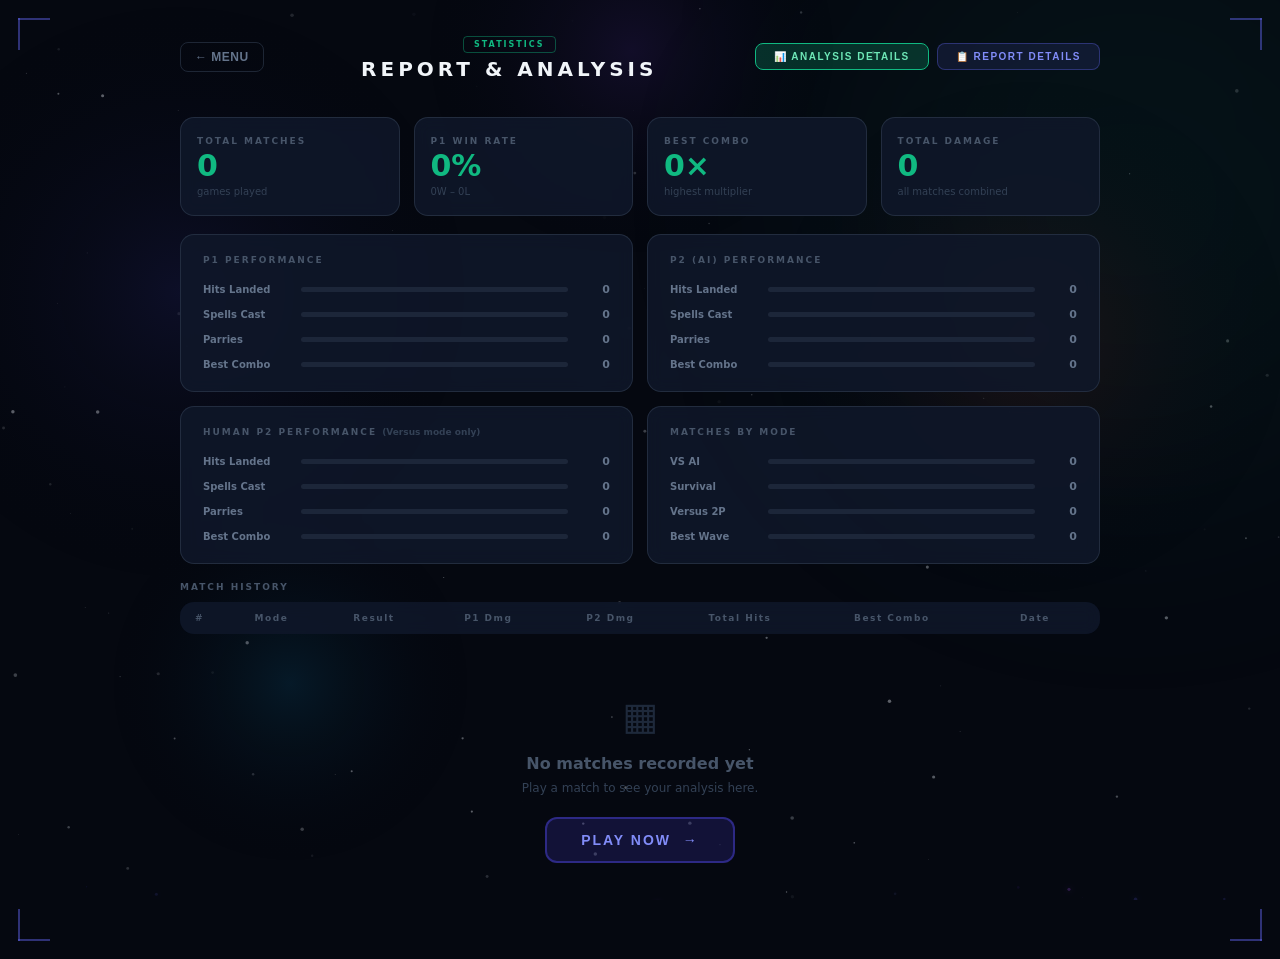
<file: report.html>
<!DOCTYPE html>
<html lang="en">

<head>
  <meta charset="UTF-8">
  <meta name="viewport" content="width=device-width, initial-scale=1.0">
  <title>STICK BRAWL — Report &amp; Analysis</title>
  <link rel="stylesheet" href="css/pages.css">
  <style>
    html,
    body {
      overflow: auto;
      height: auto;
      min-height: 100%;
    }

    .rp-body {
      justify-content: flex-start;
      align-items: center;
      padding: 32px 24px 56px;
      min-height: 100vh;
    }

    /* ── Header ─────────────────────────────── */
    .rp-header {
      display: flex;
      align-items: center;
      gap: 16px;
      width: 100%;
      max-width: 920px;
      margin-bottom: 28px;
      opacity: 0;
      animation: fadeUp .4s ease .1s forwards;
    }

    .rp-tag {
      display: inline-block;
      padding: 3px 10px;
      border: 1.5px solid rgba(16, 185, 129, .4);
      border-radius: 4px;
      font-size: 8px;
      font-weight: 900;
      letter-spacing: 2px;
      color: #10b981;
      margin-bottom: 4px;
    }

    .rp-title {
      font-size: 20px;
      font-weight: 900;
      letter-spacing: 4px;
      color: #f1f5f9;
    }

    /* ── Summary cards ───────────────────────── */
    .rp-summary {
      display: grid;
      grid-template-columns: repeat(4, 1fr);
      gap: 14px;
      width: 100%;
      max-width: 920px;
      margin-bottom: 18px;
      opacity: 0;
      animation: fadeUp .4s ease .22s forwards;
    }

    .stat-card {
      background: rgba(15, 23, 42, .88);
      border: 1.5px solid rgba(51, 65, 85, .55);
      border-radius: 14px;
      padding: 18px 16px;
      display: flex;
      flex-direction: column;
      gap: 5px;
      backdrop-filter: blur(8px);
      transition: border-color .22s;
    }

    .stat-card:hover {
      border-color: rgba(16, 185, 129, .5);
    }

    .stat-card-label {
      font-size: 9px;
      font-weight: 900;
      letter-spacing: 2px;
      color: #475569;
      text-transform: uppercase;
    }

    .stat-card-val {
      font-size: 30px;
      font-weight: 900;
      color: #10b981;
      line-height: 1;
    }

    .stat-card-sub {
      font-size: 10px;
      color: #334155;
    }

    /* ── Charts row ──────────────────────────── */
    .rp-charts {
      display: grid;
      grid-template-columns: 1fr 1fr;
      gap: 14px;
      width: 100%;
      max-width: 920px;
      margin-bottom: 18px;
      opacity: 0;
      animation: fadeUp .4s ease .34s forwards;
    }

    .chart-card {
      background: rgba(15, 23, 42, .88);
      border: 1.5px solid rgba(51, 65, 85, .55);
      border-radius: 14px;
      padding: 20px 22px;
      backdrop-filter: blur(8px);
    }

    .chart-title {
      font-size: 9px;
      font-weight: 900;
      letter-spacing: 2px;
      color: #475569;
      text-transform: uppercase;
      margin-bottom: 18px;
    }

    .bar-row {
      display: flex;
      align-items: center;
      gap: 10px;
      margin-bottom: 12px;
    }

    .bar-row:last-child {
      margin-bottom: 0;
    }

    .bar-label {
      font-size: 10px;
      font-weight: 700;
      color: #64748b;
      width: 88px;
      flex-shrink: 0;
    }

    .bar-track {
      flex: 1;
      height: 5px;
      background: rgba(30, 41, 59, .9);
      border-radius: 3px;
      overflow: hidden;
    }

    .bar-fill {
      height: 100%;
      border-radius: 3px;
      width: 0;
      transition: width 1.2s cubic-bezier(.22, 1, .36, 1);
    }

    .bar-val {
      font-size: 11px;
      font-weight: 900;
      color: #64748b;
      width: 32px;
      text-align: right;
      flex-shrink: 0;
    }

    /* ── History table ────────────────────────── */
    .rp-history {
      width: 100%;
      max-width: 920px;
      opacity: 0;
      animation: fadeUp .4s ease .46s forwards;
    }

    .hist-header {
      display: flex;
      align-items: center;
      justify-content: space-between;
      margin-bottom: 10px;
    }

    .hist-title {
      font-size: 9px;
      font-weight: 900;
      letter-spacing: 2px;
      color: #475569;
    }

    .hist-count {
      font-size: 9px;
      color: #334155;
      letter-spacing: .5px;
    }

    .hist-table {
      width: 100%;
      border-collapse: collapse;
      background: rgba(15, 23, 42, .88);
      border: 1.5px solid rgba(51, 65, 85, .55);
      border-radius: 14px;
      overflow: hidden;
      backdrop-filter: blur(8px);
    }

    .hist-table th {
      text-align: left;
      padding: 10px 14px;
      font-size: 9px;
      font-weight: 900;
      letter-spacing: 1.5px;
      color: #475569;
      border-bottom: 1px solid rgba(51, 65, 85, .4);
      white-space: nowrap;
    }

    .hist-table td {
      padding: 9px 14px;
      font-size: 11px;
      color: #94a3b8;
      border-bottom: 1px solid rgba(15, 23, 42, .5);
    }

    .hist-table tr:last-child td {
      border-bottom: none;
    }

    .hist-table tbody tr:hover td {
      background: rgba(16, 185, 129, .04);
    }

    .winner-tag {
      display: inline-block;
      padding: 2px 8px;
      border-radius: 4px;
      font-size: 9px;
      font-weight: 900;
      letter-spacing: 1px;
      white-space: nowrap;
    }

    /* ── No-data state ────────────────────────── */
    .no-data {
      text-align: center;
      padding: 80px 0;
      opacity: 0;
      animation: fadeUp .4s ease .2s forwards;
    }

    .no-data-icon {
      font-size: 42px;
      color: #1e293b;
      margin-bottom: 18px;
    }

    .no-data h2 {
      font-size: 18px;
      font-weight: 700;
      color: #475569;
      margin-bottom: 8px;
    }

    .no-data p {
      font-size: 12px;
      color: #334155;
      margin-bottom: 24px;
    }

    /* ── Accent glow blob ─────────────────────── */
    #rpGlow {
      position: fixed;
      width: 600px;
      height: 600px;
      top: -100px;
      right: -150px;
      border-radius: 50%;
      filter: blur(120px);
      pointer-events: none;
      z-index: 0;
      background: rgba(16, 185, 129, .06);
    }

    /* ── Toggle buttons ──────────────────────── */
    #analysisBtn {
      padding: 7px 18px;
      border-radius: 8px;
      background: rgba(16, 185, 129, .12);
      border: 1.5px solid rgba(16, 185, 129, .35);
      color: #10b981;
      font-size: 10px;
      font-weight: 900;
      letter-spacing: 1.5px;
      cursor: pointer;
      transition: all .22s;
    }

    #analysisBtn:hover {
      background: rgba(16, 185, 129, .22);
      border-color: #10b981;
    }

    #analysisBtn.tab-active {
      background: rgba(16, 185, 129, .22);
      border-color: #10b981;
      color: #6ee7b7;
    }

    #detailsBtn {
      padding: 7px 18px;
      border-radius: 8px;
      background: rgba(99, 102, 241, .12);
      border: 1.5px solid rgba(99, 102, 241, .35);
      color: #818cf8;
      font-size: 10px;
      font-weight: 900;
      letter-spacing: 1.5px;
      cursor: pointer;
      transition: all .22s;
    }

    #detailsBtn:hover {
      background: rgba(99, 102, 241, .22);
      border-color: #818cf8;
    }

    #detailsBtn.tab-active {
      background: rgba(99, 102, 241, .22);
      border-color: #818cf8;
      color: #c7d2fe;
    }

    /* ── Tab sections (one visible at a time) ─── */
    #analysisSection,
    #reportDetails {
      width: 100%;
      max-width: 920px;
      display: none;
      opacity: 0;
      animation: fadeUp .35s ease forwards;
    }

    #analysisSection.tab-active,
    #reportDetails.tab-active {
      display: flex;
      flex-direction: column;
      align-items: center;
    }

    /* No-data card inside analysis */
    .no-records-card {
      width: 100%;
      text-align: center;
      padding: 60px 0 40px;
      color: #334155;
    }

    .no-records-card .icon {
      font-size: 38px;
      margin-bottom: 16px;
      color: #1e293b;
    }

    .no-records-card h3 {
      font-size: 16px;
      font-weight: 700;
      color: #475569;
      margin-bottom: 8px;
    }

    .no-records-card p {
      font-size: 12px;
      margin-bottom: 22px;
    }

    .rd-divider {
      width: 100%;
      border: none;
      border-top: 1px solid rgba(51, 65, 85, .35);
      margin: 28px 0 24px;
    }

    /* Documentation & report sections */
    .rd-section-hdr {
      font-size: 8px;
      font-weight: 900;
      letter-spacing: 3px;
      color: #475569;
      text-transform: uppercase;
      margin-bottom: 14px;
      display: flex;
      align-items: center;
      gap: 10px;
    }

    .rd-doc-card {
      background: rgba(10, 15, 28, .82);
      border: 1px solid rgba(51, 65, 85, .35);
      border-radius: 14px;
      padding: 22px 26px;
      margin-bottom: 14px;
      backdrop-filter: blur(8px);
    }

    .rd-doc-num {
      font-size: 8px;
      font-weight: 900;
      letter-spacing: 3px;
      color: #10b981;
      text-transform: uppercase;
      margin-bottom: 10px;
      display: flex;
      align-items: center;
      gap: 8px;
    }

    .rd-doc-num::after {
      content: '';
      flex: 1;
      height: 1px;
      background: rgba(16, 185, 129, .2);
    }

    .rd-doc-body {
      font-size: 12px;
      color: #94a3b8;
      line-height: 1.75;
    }

    .rd-doc-body p {
      margin-bottom: 10px;
    }

    .rd-doc-body p:last-child {
      margin-bottom: 0;
    }

    .rd-doc-body ul {
      padding-left: 20px;
      margin: 8px 0;
    }

    .rd-doc-body li {
      margin-bottom: 6px;
    }

    .rd-doc-body b {
      color: #e2e8f0;
    }

    .rd-doc-body .hl {
      color: #f1f5f9;
    }

    /* ── Development Team grid ────────────────── */
    .rd-team-grid {
      display: grid;
      grid-template-columns: repeat(3, 1fr);
      gap: 14px;
      margin-top: 4px;
    }

    .rd-team-card {
      background: rgba(15, 23, 42, .6);
      border: 1px solid rgba(51, 65, 85, .4);
      border-radius: 12px;
      padding: 18px 14px;
      text-align: center;
      transition: border-color .22s;
    }

    .rd-team-card:hover {
      border-color: rgba(16, 185, 129, .4);
    }

    .rd-team-avatar {
      width: 64px;
      height: 64px;
      margin: 0 auto 12px;
      border-radius: 50%;
      background: rgba(16, 185, 129, .06);
      border: 1.5px solid rgba(16, 185, 129, .35);
      display: flex;
      align-items: center;
      justify-content: center;
      overflow: hidden;
    }

    .rd-team-avatar svg {
      width: 30px;
      height: 30px;
      opacity: .5;
    }

    .rd-team-avatar img {
      width: 100%;
      height: 100%;
      object-fit: cover;
    }

    .rd-team-name {
      font-size: 12px;
      font-weight: 800;
      color: #cbd5e1;
      margin-bottom: 4px;
    }

    .rd-team-role {
      font-size: 8.5px;
      font-weight: 700;
      letter-spacing: 1px;
      color: #10b981;
      text-transform: uppercase;
    }
  </style>
</head>

<body>

  <div id="rpGlow"></div>

  <div class="corner tl"></div>
  <div class="corner tr"></div>
  <div class="corner bl"></div>
  <div class="corner br"></div>

  <div class="page-body rp-body">

    <!-- Header -->
    <div class="rp-header">
      <button class="back-btn" onclick="SB.navigate('main-menu.html')">← MENU</button>
      <div style="flex:1;text-align:center">
        <div class="rp-tag">STATISTICS</div>
        <div class="rp-title">REPORT &amp; ANALYSIS</div>
      </div>
      <div style="display:flex;gap:8px;align-items:center">
        <button id="analysisBtn" onclick="showTab('analysis')">📊 ANALYSIS DETAILS</button>
        <button id="detailsBtn" onclick="showTab('report')">📋 REPORT DETAILS</button>
        <button class="back-btn" id="clearBtn" onclick="promptClear()"
          style="border-color:rgba(239,68,68,.3);color:#64748b">CLEAR</button>
      </div>
    </div>

    <!-- ── Analysis Details (collapsible) ──────── -->
    <div id="analysisSection">
      <div style="width:100%;display:flex;flex-direction:column;align-items:center;padding-top:8px">

        <!-- Summary -->
        <div class="rp-summary">
          <div class="stat-card">
            <div class="stat-card-label">Total Matches</div>
            <div class="stat-card-val" id="sc-matches">0</div>
            <div class="stat-card-sub">games played</div>
          </div>
          <div class="stat-card">
            <div class="stat-card-label">P1 Win Rate</div>
            <div class="stat-card-val" id="sc-winrate">0%</div>
            <div class="stat-card-sub" id="sc-winrate-sub">0W – 0L</div>
          </div>
          <div class="stat-card">
            <div class="stat-card-label">Best Combo</div>
            <div class="stat-card-val" id="sc-combo">0×</div>
            <div class="stat-card-sub">highest multiplier</div>
          </div>
          <div class="stat-card">
            <div class="stat-card-label">Total Damage</div>
            <div class="stat-card-val" id="sc-damage">0</div>
            <div class="stat-card-sub">all matches combined</div>
          </div>
        </div>

        <!-- Charts -->
        <div class="rp-charts">

          <div class="chart-card">
            <div class="chart-title">P1 Performance</div>
            <div class="bar-row">
              <div class="bar-label">Hits Landed</div>
              <div class="bar-track">
                <div class="bar-fill" id="bar-hits-p1"
                  style="background:#818cf8;box-shadow:0 0 8px rgba(129,140,248,.4)"></div>
              </div>
              <div class="bar-val" id="bv-hits-p1">0</div>
            </div>
            <div class="bar-row">
              <div class="bar-label">Spells Cast</div>
              <div class="bar-track">
                <div class="bar-fill" id="bar-spells-p1"
                  style="background:#a78bfa;box-shadow:0 0 8px rgba(167,139,250,.4)"></div>
              </div>
              <div class="bar-val" id="bv-spells-p1">0</div>
            </div>
            <div class="bar-row">
              <div class="bar-label">Parries</div>
              <div class="bar-track">
                <div class="bar-fill" id="bar-parry-p1"
                  style="background:#10b981;box-shadow:0 0 8px rgba(16,185,129,.4)"></div>
              </div>
              <div class="bar-val" id="bv-parry-p1">0</div>
            </div>
            <div class="bar-row">
              <div class="bar-label">Best Combo</div>
              <div class="bar-track">
                <div class="bar-fill" id="bar-combo-p1"
                  style="background:#f59e0b;box-shadow:0 0 8px rgba(245,158,11,.4)"></div>
              </div>
              <div class="bar-val" id="bv-combo-p1">0</div>
            </div>
          </div>

          <div class="chart-card">
            <div class="chart-title">P2 (AI) Performance</div>
            <div class="bar-row">
              <div class="bar-label">Hits Landed</div>
              <div class="bar-track">
                <div class="bar-fill" id="bar-hits-p2"
                  style="background:#818cf8;box-shadow:0 0 8px rgba(129,140,248,.4)"></div>
              </div>
              <div class="bar-val" id="bv-hits-p2">0</div>
            </div>
            <div class="bar-row">
              <div class="bar-label">Spells Cast</div>
              <div class="bar-track">
                <div class="bar-fill" id="bar-spells-p2"
                  style="background:#a78bfa;box-shadow:0 0 8px rgba(167,139,250,.4)"></div>
              </div>
              <div class="bar-val" id="bv-spells-p2">0</div>
            </div>
            <div class="bar-row">
              <div class="bar-label">Parries</div>
              <div class="bar-track">
                <div class="bar-fill" id="bar-parry-p2"
                  style="background:#10b981;box-shadow:0 0 8px rgba(16,185,129,.4)"></div>
              </div>
              <div class="bar-val" id="bv-parry-p2">0</div>
            </div>
            <div class="bar-row">
              <div class="bar-label">Best Combo</div>
              <div class="bar-track">
                <div class="bar-fill" id="bar-combo-p2"
                  style="background:#f59e0b;box-shadow:0 0 8px rgba(245,158,11,.4)"></div>
              </div>
              <div class="bar-val" id="bv-combo-p2">0</div>
            </div>
          </div>

          <div class="chart-card">
            <div class="chart-title">Human P2 Performance <span style="color:#334155;text-transform:none;letter-spacing:0;font-weight:600">(Versus mode only)</span></div>
            <div class="bar-row">
              <div class="bar-label">Hits Landed</div>
              <div class="bar-track">
                <div class="bar-fill" id="bar-hits-p2h"
                  style="background:#818cf8;box-shadow:0 0 8px rgba(129,140,248,.4)"></div>
              </div>
              <div class="bar-val" id="bv-hits-p2h">0</div>
            </div>
            <div class="bar-row">
              <div class="bar-label">Spells Cast</div>
              <div class="bar-track">
                <div class="bar-fill" id="bar-spells-p2h"
                  style="background:#a78bfa;box-shadow:0 0 8px rgba(167,139,250,.4)"></div>
              </div>
              <div class="bar-val" id="bv-spells-p2h">0</div>
            </div>
            <div class="bar-row">
              <div class="bar-label">Parries</div>
              <div class="bar-track">
                <div class="bar-fill" id="bar-parry-p2h"
                  style="background:#10b981;box-shadow:0 0 8px rgba(16,185,129,.4)"></div>
              </div>
              <div class="bar-val" id="bv-parry-p2h">0</div>
            </div>
            <div class="bar-row">
              <div class="bar-label">Best Combo</div>
              <div class="bar-track">
                <div class="bar-fill" id="bar-combo-p2h"
                  style="background:#f59e0b;box-shadow:0 0 8px rgba(245,158,11,.4)"></div>
              </div>
              <div class="bar-val" id="bv-combo-p2h">0</div>
            </div>
          </div>

          <div class="chart-card">
            <div class="chart-title">Matches by Mode</div>
            <div class="bar-row">
              <div class="bar-label">VS AI</div>
              <div class="bar-track">
                <div class="bar-fill" id="bar-vs" style="background:#4f46e5;box-shadow:0 0 8px rgba(79,70,229,.4)">
                </div>
              </div>
              <div class="bar-val" id="bv-vs">0</div>
            </div>
            <div class="bar-row">
              <div class="bar-label">Survival</div>
              <div class="bar-track">
                <div class="bar-fill" id="bar-survival"
                  style="background:#f97316;box-shadow:0 0 8px rgba(249,115,22,.4)"></div>
              </div>
              <div class="bar-val" id="bv-survival">0</div>
            </div>
            <div class="bar-row">
              <div class="bar-label">Versus 2P</div>
              <div class="bar-track">
                <div class="bar-fill" id="bar-versus"
                  style="background:#a78bfa;box-shadow:0 0 8px rgba(167,139,250,.4)"></div>
              </div>
              <div class="bar-val" id="bv-versus">0</div>
            </div>
            <div class="bar-row">
              <div class="bar-label">Best Wave</div>
              <div class="bar-track">
                <div class="bar-fill" id="bar-wave" style="background:#f87171;box-shadow:0 0 8px rgba(248,113,113,.4)">
                </div>
              </div>
              <div class="bar-val" id="bv-wave">0</div>
            </div>
          </div>

        </div>

        <!-- History table -->
        <div class="rp-history">
          <div class="hist-header">
            <div class="hist-title">MATCH HISTORY</div>
            <div class="hist-count" id="hist-count"></div>
          </div>
          <table class="hist-table">
            <thead>
              <tr>
                <th>#</th>
                <th>Mode</th>
                <th>Result</th>
                <th>P1 Dmg</th>
                <th>P2 Dmg</th>
                <th>Total Hits</th>
                <th>Best Combo</th>
                <th>Date</th>
              </tr>
            </thead>
            <tbody id="histBody"></tbody>
          </table>
        </div>

        <!-- No records card (shown when no data) -->
        <div class="no-records-card" id="noRecords" style="display:none">
          <div class="icon">▦</div>
          <h3>No matches recorded yet</h3>
          <p>Play a match to see your analysis here.</p>
          <button class="btn-big" onclick="SB.navigate('main-menu.html')">PLAY NOW &nbsp;→</button>
        </div>

      </div><!-- /inner flex -->
    </div><!-- /analysisSection -->

    <!-- ── Report Details (always accessible) ── -->
    <div id="reportDetails">
      <hr class="rd-divider">

      <div style="width:100%;max-width:920px">

        <!-- Page title -->
        <div style="text-align:center;margin-bottom:32px">
          <div class="rd-section-hdr" style="justify-content:center;letter-spacing:4px">PROJECT DOCUMENTATION</div>
          <div style="font-size:22px;font-weight:900;letter-spacing:3px;color:#f1f5f9;margin-bottom:6px">STICK BRAWL
          </div>
          <div style="font-size:10px;color:#475569;letter-spacing:2px">Fuzzy Logic Combat AI System &nbsp;·&nbsp; Full
            Technical Report</div>
        </div>

        <!-- 1. Introduction -->
        <div class="rd-doc-card">
          <div class="rd-doc-num">1. Introduction</div>
          <div class="rd-doc-body">
            <p><span class="hl">STICK BRAWL</span> is a fast-paced, competitive 2D arena fighter that seamlessly blends
              precise melee combat with arcane spellcasting. Designed for both intense multiplayer clashes and grueling
              solo gauntlets, the game tracks combat performance and aggregates the data into this comprehensive
              analytical report.</p>
            <p>At the core of this project is a <b>Fuzzy Logic Inference System</b> that powers the opponent AI —
              enabling it to make intelligent, human-like combat decisions in real time based on the current game state.
            </p>
          </div>
        </div>

        <!-- 2. Objective -->
        <div class="rd-doc-card">
          <div class="rd-doc-num">2. Objective</div>
          <div class="rd-doc-body">
            <p>The primary objective varies by gamemode:</p>
            <ul>
              <li><b>Versus Mode (1P vs AI / 2P):</b> Deplete your opponent's health bar to zero before they do the same
                to you.</li>
              <li><b>Survival Mode:</b> Survive an endless gauntlet of increasingly difficult enemy waves for as long as
                possible.</li>
            </ul>
          </div>
        </div>

        <!-- 3. Gameplay System -->
        <div class="rd-doc-card">
          <div class="rd-doc-num">3. Gameplay System</div>
          <div class="rd-doc-body">
            <p>Players must balance aggression and defense utilizing four core mechanics:</p>
            <ul>
              <li><b>Melee Combat:</b> Chain together rapid light and heavy physical strikes to overwhelm the opponent
                and build your multiplier.</li>
              <li><b>Arcane Spells:</b> Cast powerful ranged abilities. Spells consume mana and have strategic cooldowns
                that must be managed.</li>
              <li><b>Combo System:</b> Landing consecutive hits without taking damage builds a combo multiplier,
                significantly increasing damage output. The combo drops immediately upon taking a hit.</li>
              <li><b>Parries:</b> Precisely timed blocks negate incoming damage and briefly stun the attacker, creating
                a critical opening for a counter-attack.</li>
            </ul>
          </div>
        </div>

        <!-- 4. System Rules & Conditions -->
        <div class="rd-doc-card">
          <div class="rd-doc-num">4. System Rules &amp; Conditions</div>
          <div class="rd-doc-body">
            <ul>
              <li>A standard match concludes immediately when a combatant's HP reaches zero. The battle engine instantly
                logs the victor and combat stats to the database.</li>
              <li>Damage output, hits landed, spells cast, and parries are continuously tracked and aggregated to
                provide lifetime performance metrics.</li>
              <li>In <b>Survival Mode</b>, progressing to a new wave restores a small portion of the player's health. The
                match ends only when the player is defeated. The highest wave reached is permanently recorded on the
                analysis board.</li>
            </ul>
          </div>
        </div>

        <!-- 5. Fuzzy Logic System Overview -->
        <div class="rd-doc-card">
          <div class="rd-doc-num">5. Fuzzy Logic AI — System Overview</div>
          <div class="rd-doc-body">
            <p>The opponent AI is implemented using a <b>Mamdani Fuzzy Inference System (FIS)</b>. Unlike traditional
              rule-based AI that uses hard thresholds (e.g. "if HP &lt; 30 then run"), fuzzy logic allows the AI to
              reason with <b>degrees of truth</b> — producing smoother, more realistic behaviour that closely resembles
              human decision-making.</p>
            <p>The system is classified as <b>Multiple-Input Single-Output (MISO)</b>:</p>
            <ul>
              <li><b>4 crisp inputs</b> are read from the live game state every tick.</li>
              <li>Each input is fuzzified into linguistic membership degrees.</li>
              <li>A rule base of <b>10 IF-THEN rules</b> evaluates the fuzzified values.</li>
              <li>The fired rules are aggregated and defuzzified into <b>1 crisp output</b> (0–100).</li>
              <li>The output is mapped to one of three combat actions: <b>DEFEND</b>, <b>HARASS</b>, or <b>MELEE</b>.
              </li>
            </ul>
          </div>
        </div>

        <!-- 6. Input Variables -->
        <div class="rd-doc-card">
          <div class="rd-doc-num">6. Input Variables &amp; Membership Functions</div>
          <div class="rd-doc-body">
            <p>The AI reads four input variables from the game state each frame:</p>
            <ul>
              <li>
                <b>Distance (0–700 px)</b> — pixel distance between the AI and the player.<br>
                <span style="color:#64748b">Linguistic terms: CLOSE · MEDIUM · FAR</span><br>
                <span style="color:#475569;font-size:10px">CLOSE = trapMF(0, 0, 80, 200) &nbsp;|&nbsp; MEDIUM =
                  triMF(80, 200, 350) &nbsp;|&nbsp; FAR = trapMF(280, 400, 700, 700)</span>
              </li>
              <li>
                <b>Health (0.0–1.0)</b> — AI current HP as a ratio of max HP.<br>
                <span style="color:#64748b">Linguistic terms: LOW · MEDIUM · HIGH</span><br>
                <span style="color:#475569;font-size:10px">LOW = trapMF(0, 0, 0.20, 0.35) &nbsp;|&nbsp; MEDIUM =
                  triMF(0.25, 0.50, 0.72) &nbsp;|&nbsp; HIGH = trapMF(0.60, 0.75, 1.0, 1.0)</span>
              </li>
              <li>
                <b>Mana (0.0–1.0)</b> — AI current mana as a ratio of max mana.<br>
                <span style="color:#64748b">Linguistic terms: LOW · MEDIUM · HIGH</span><br>
                <span style="color:#475569;font-size:10px">Same membership function shapes as Health.</span>
              </li>
              <li>
                <b>Threat (0.0–1.0)</b> — danger level from incoming enemy projectiles (proximity-weighted).<br>
                <span style="color:#64748b">Linguistic terms: NONE · MODERATE · HIGH</span><br>
                <span style="color:#475569;font-size:10px">NONE = trapMF(0, 0, 0.20, 0.40) &nbsp;|&nbsp; MODERATE =
                  triMF(0.30, 0.50, 0.70) &nbsp;|&nbsp; HIGH = trapMF(0.55, 0.75, 1.0, 1.0)</span>
              </li>
            </ul>
            <p>Two membership function shapes are used: <b>triMF</b> (triangular — peaks at one point) and <b>trapMF</b>
              (trapezoidal — flat top between two points). Both return a value in [0, 1] representing degree of
              membership.</p>
          </div>
        </div>

        <!-- 7. Rule Base -->
        <div class="rd-doc-card">
          <div class="rd-doc-num">7. Fuzzy Rule Base (10 Rules)</div>
          <div class="rd-doc-body">
            <p>The knowledge base contains <b>10 IF-THEN rules</b> encoding expert combat strategy. The AND operator
              uses the <b>MIN method</b> (Mamdani intersection). Each rule fires with a strength proportional to how
              well its antecedents are satisfied.</p>
            <p><b>MELEE rules</b> (aggressive pursuit):</p>
            <ul>
              <li><b>R1:</b> IF dist IS CLOSE AND hp IS HIGH → MELEE RUSH <span style="color:#ef4444">(out: 100)</span>
              </li>
              <li><b>R2:</b> IF dist IS CLOSE AND hp IS MEDIUM → MELEE <span style="color:#ef4444">(out: 85)</span></li>
              <li><b>R3:</b> IF mana IS LOW AND hp IS HIGH → MELEE (conserve mana) <span style="color:#ef4444">(out:
                  80)</span></li>
              <li><b>R4:</b> IF dist IS MEDIUM AND hp IS HIGH AND mana IS LOW → MELEE <span style="color:#ef4444">(out:
                  75)</span></li>
            </ul>
            <p><b>HARASS rules</b> (ranged pressure):</p>
            <ul>
              <li><b>R5:</b> IF dist IS FAR AND mana IS HIGH → RANGED HARASS <span style="color:#f59e0b">(out:
                  50)</span></li>
              <li><b>R6:</b> IF dist IS MEDIUM AND mana IS HIGH AND hp IS HIGH → HARASS <span
                  style="color:#f59e0b">(out: 60)</span></li>
              <li><b>R7:</b> IF threat IS MODERATE AND hp IS MEDIUM → CAUTIOUS HARASS <span style="color:#f59e0b">(out:
                  45)</span></li>
            </ul>
            <p><b>DEFEND rules</b> (evasion &amp; survival):</p>
            <ul>
              <li><b>R8:</b> IF threat IS HIGH → DEFEND <span style="color:#3b82f6">(out: 5)</span></li>
              <li><b>R9:</b> IF hp IS LOW → DEFEND <span style="color:#3b82f6">(out: 10)</span></li>
              <li><b>R10:</b> IF hp IS LOW AND threat IS MODERATE → FULL DEFEND <span style="color:#3b82f6">(out:
                  0)</span></li>
            </ul>
          </div>
        </div>

        <!-- 8. Inference & Defuzzification -->
        <div class="rd-doc-card">
          <div class="rd-doc-num">8. Inference &amp; Defuzzification</div>
          <div class="rd-doc-body">
            <p><b>Fuzzification</b> — Each crisp input is passed through its membership functions to produce a set of
              linguistic degrees. For example, a distance of 150px produces: CLOSE = 0.33, MEDIUM = 0.85, FAR = 0.0.</p>
            <p><b>Rule Evaluation</b> — Each rule's firing strength (<i>w</i>) is computed using MIN for AND. Only rules
              with <i>w</i> &gt; 0.01 are considered "fired" and contribute to the output.</p>
            <p><b>Aggregation</b> — All fired rules are combined into a single set of (weight, singleton output) pairs.
            </p>
            <p><b>Defuzzification — Centre of Gravity (COG)</b></p>
            <p
              style="font-family:monospace;background:rgba(30,41,59,.6);padding:10px 14px;border-radius:6px;color:#a78bfa;font-size:11px">
              COG = Σ(wᵢ × outᵢ) / Σwᵢ</p>
            <p>The result is a crisp value in [0, 100] that is mapped to a final action:</p>
            <ul>
              <li><b style="color:#3b82f6">0 – 33 → DEFEND</b> — retreat, shield, place ice wall, heal if possible.</li>
              <li><b style="color:#f59e0b">34 – 66 → HARASS</b> — maintain distance, cast fireballs, use burst spell.
              </li>
              <li><b style="color:#ef4444">67 – 100 → MELEE</b> — close gap, punch, trigger ultimate if charged.</li>
            </ul>
            <p>If no rules fire (den &lt; 0.001), the system defaults to <b>HARASS</b> (COG = 50) as a neutral fallback.
            </p>
          </div>
        </div>

        <!-- 9. AI Difficulty -->
        <div class="rd-doc-card">
          <div class="rd-doc-num">9. AI Difficulty &amp; Reaction Speed</div>
          <div class="rd-doc-body">
            <p>The fuzzy inference cycle does not run every frame — it runs every <b>N frames</b>, where N is controlled
              by the difficulty setting. This simulates human reaction delay:</p>
            <ul>
              <li><b>Easy:</b> N = 14 &nbsp;(~4 decisions/second) — AI reacts slowly, giving the player time to act.
              </li>
              <li><b>Medium:</b> N = 7 &nbsp;(~9 decisions/second) — balanced, normal AI behaviour.</li>
              <li><b>Hard:</b> N = 4 &nbsp;(~15 decisions/second) — near-instantaneous reactions.</li>
            </ul>
            <p>The fuzzy logic output remains the same regardless of difficulty — only the <b>frequency of
                decision-making</b> changes, not the intelligence of the decisions.</p>
          </div>
        </div>

        <!-- 10. Knowledge Acquisition -->
        <div class="rd-doc-card">
          <div class="rd-doc-num">10. Knowledge Acquisition</div>
          <div class="rd-doc-body">
            <p>The fuzzy rules and membership function parameters in this system were derived through a structured
              knowledge acquisition process involving three main sources:</p>
            <ul>
              <li><b>Expert Game Design Analysis:</b> Combat AI behaviour from established 2D fighting games was studied
                to identify common strategic patterns — when to attack, retreat, or use special abilities based on
                health, distance, and resource levels.</li>
              <li><b>Domain Knowledge Encoding:</b> Linguistic variables and thresholds were defined based on gameplay
                mechanics. For example, "CLOSE" distance (0–200px) is the effective melee range; "LOW" health (&lt;35%)
                reflects a critically vulnerable state requiring defensive action.</li>
              <li><b>Iterative Playtesting:</b> Rules were refined through repeated test scenarios, observing AI
                decisions under various game states and adjusting membership function boundaries and rule weights until
                the AI exhibited natural, balanced behaviour across all three archetypes (Mage, Brawler, Ninja).</li>
            </ul>
          </div>
        </div>

        <!-- 11. Market Analysis -->
        <div class="rd-doc-card">
          <div class="rd-doc-num">11. Market Analysis</div>
          <div class="rd-doc-body">
            <p><b>Target Users</b></p>
            <ul>
              <li>Students and academics studying Artificial Intelligence, Fuzzy Logic, or Game AI — as an interactive
                educational demonstration.</li>
              <li>Indie game developers seeking to implement non-scripted, adaptive AI opponents in 2D action games.
              </li>
              <li>Casual gamers who enjoy competitive fighting games with intelligent AI adversaries.</li>
            </ul>

            <p><b>Problem Solved Using Fuzzy Logic</b></p>
            <p>Traditional game AI relies on hard-coded if-else thresholds (e.g. "if HP &lt; 30, run away") which
              produce predictable, robotic behaviour. This system replaces that with fuzzy logic, enabling the AI to
              make <b>graduated, context-aware decisions</b> — behaving more like a human player who weighs multiple
              factors simultaneously.</p>

            <p><b>Value &amp; Benefit</b></p>
            <ul>
              <li>Demonstrates real-time Mamdani FIS in a visually transparent, interactive environment.</li>
              <li>Provides live membership function graphs, system model diagrams, and a debug panel — making the fuzzy
                reasoning process fully observable.</li>
              <li>Serves as a teaching tool: instructors can use the game to explain fuzzification, rule evaluation, and
                defuzzification with concrete visual feedback.</li>
            </ul>

            <p><b>Revenue / Usage Model</b></p>
            <p>As a course project, STICK BRAWL is distributed free as a browser-based prototype. If extended into a
              shipped product, a sustainable model could combine:</p>
            <ul>
              <li><b>Freemium (consumer):</b> Base game free-to-play; monetise through cosmetic character skins, arenas,
                and battle-pass progression — purely visual, so the fuzzy AI's fairness and difficulty stay untouched.
              </li>
              <li><b>Educational licensing (B2B):</b> License the built-in fuzzy-logic transparency tooling (live MF
                graphs, rule-firing panel, system diagram) as a teaching module to universities and bootcamps, sold
                per-seat or per-institution.</li>
              <li><b>Open-core:</b> Keep the core game and fuzzy engine free/open to build community and credibility,
                while charging for hosted multiplayer, leaderboards, or an instructor edition with guided tutorials.
              </li>
            </ul>

            <p><b>SWOT Analysis</b></p>
            <ul>
              <li><b style="color:#22c55e">Strength:</b> Fully functional, visually rich, transparent AI system with
                real-time debugging tools. Complete game loop with multiple modes and characters.</li>
              <li><b style="color:#22c55e">Strength:</b> All fuzzy logic components (MF graphs, system diagram, debug
                panel) are built into the game itself — no external tools needed.</li>
              <li><b style="color:#f59e0b">Weakness:</b> Currently MISO (single output axis). A MIMO system with
                multiple independent outputs would allow richer AI behaviour.</li>
              <li><b style="color:#f59e0b">Weakness:</b> Rules are manually crafted — a machine learning approach
                (neuro-fuzzy) could auto-optimise rule weights.</li>
              <li><b style="color:#818cf8">Opportunity:</b> Expandable to include more input variables (combo state,
                position, cooldowns) and more rules for deeper strategic depth.</li>
              <li><b style="color:#818cf8">Opportunity:</b> Can be packaged as an educational module for university AI
                courses.</li>
              <li><b style="color:#ef4444">Threat:</b> Neural network-based game AI (e.g. reinforcement learning) is
                becoming more common and may outperform hand-crafted fuzzy systems in complex scenarios.</li>
            </ul>

            <p><b>Growth Roadmap</b></p>
            <ul>
              <li><b>Phase 1 (Current):</b> Working prototype with 3 characters, 3 maps, 10 fuzzy rules, live AI
                transparency panel.</li>
              <li><b>Phase 2:</b> Expand rule base (20+ rules), add combo-state and position inputs, implement MIMO
                output (aggression + movement + spell priority as separate axes).</li>
              <li><b>Phase 3:</b> Neuro-fuzzy hybrid — use reinforcement learning to auto-tune membership function
                parameters from match data.</li>
              <li><b>Phase 4:</b> Package as a browser-hosted educational tool with guided tutorials on fuzzy logic
                concepts, deployable in university AI labs.</li>
            </ul>
          </div>
        </div>

        <!-- 12. Conclusion -->
        <div class="rd-doc-card">
          <div class="rd-doc-num">12. Conclusion</div>
          <div class="rd-doc-body">
            <p>This project successfully demonstrates the application of a <b>Mamdani Fuzzy Inference System</b> in a
              real-time, interactive game environment. The AI opponent in STICK BRAWL uses four crisp inputs — distance,
              health, mana, and threat — fuzzified through triangular and trapezoidal membership functions, evaluated
              against a rule base of ten IF-THEN rules, and defuzzified using the Centre of Gravity method to produce a
              single combat action.</p>
            <p>The system exhibits several key strengths:</p>
            <ul>
              <li>The AI behaviour is <b>smooth and graduated</b>, avoiding the robotic predictability of
                threshold-based logic. At 60% health, the AI does not instantly switch modes — it gradually shifts
                weight between HARASS and DEFEND based on all four inputs simultaneously.</li>
              <li>The reasoning process is <b>fully transparent</b> — players can observe the live fuzzy panel,
                membership function graphs, and system model diagram at any time during gameplay by pressing P.</li>
              <li>The system meets all Progress 2 requirements: Knowledge Base, Knowledge Acquisition, Fuzzification,
                Inference Engine, Aggregation, and Defuzzification are all implemented and integrated.</li>
            </ul>
            <p>The main limitation is the MISO architecture — all combat decisions collapse into a single output axis.
              Future work would explore MIMO design, neuro-fuzzy parameter learning, and a broader rule base
              incorporating additional game-state variables.</p>
            <p>Overall, this project confirms that fuzzy logic is a highly appropriate and effective approach for game
              AI decision-making — offering a strong balance of interpretability, flexibility, and real-time
              performance.</p>
          </div>
        </div>

        <!-- 13. References -->
        <div class="rd-doc-card">
          <div class="rd-doc-num">13. References</div>
          <div class="rd-doc-body">
            <ul>
              <li>Zadeh, L. A. (1965). <i>Fuzzy sets.</i> Information and Control, 8(3), 338–353.</li>
              <li>Mamdani, E. H., &amp; Assilian, S. (1975). <i>An experiment in linguistic synthesis with a fuzzy logic
                  controller.</i> International Journal of Man-Machine Studies, 7(1), 1–13.</li>
              <li>Ross, T. J. (2010). <i>Fuzzy Logic with Engineering Applications</i> (3rd ed.). John Wiley &amp; Sons.
              </li>
              <li>Buckland, M. (2005). <i>Programming Game AI by Example.</i> Wordware Publishing.</li>
              <li>Millington, I., &amp; Funge, J. (2009). <i>Artificial Intelligence for Games</i> (2nd ed.). Morgan
                Kaufmann.</li>
              <li>Yager, R. R., &amp; Filev, D. P. (1994). <i>Essentials of Fuzzy Modeling and Control.</i> Wiley.</li>
            </ul>
          </div>
        </div>

        <!-- 14. Development Team -->
        <div class="rd-doc-card">
          <div class="rd-doc-num">14. Development Team</div>
          <div class="rd-doc-body">
            <p>STICK BRAWL was built by a team of 6, covering fuzzy-logic system design, gameplay/AI programming, engine
              programming, UI/UX, audio-visual design, and documentation.</p>
            <div class="rd-team-grid">
              <div class="rd-team-card">
                <div class="rd-team-avatar"><img src="img/mem1.png" alt="AQIL IZZUAN"></div>
                <div class="rd-team-name">AQIL IZZUAN</div>
                <div class="rd-team-role">AI &amp; Gameplay Programmer</div>
              </div>
              <div class="rd-team-card">
                <div class="rd-team-avatar"><img src="img/mem2.png" alt="MUHAMMAD SUFI"></div>
                <div class="rd-team-name">MUHAMMAD SUFI</div>
                <div class="rd-team-role">Fuzzy Logic System Designer</div>
              </div>
              <div class="rd-team-card">
                <div class="rd-team-avatar"><img src="img/mem3.png" alt="AZHAD FAUZAN"></div>
                <div class="rd-team-name">AZHAD FAUZAN</div>
                <div class="rd-team-role">Game Engine Programmer</div>
              </div>
              <div class="rd-team-card">
                <div class="rd-team-avatar"><img src="img/mem4.png" alt="KESUMA JAYA"></div>
                <div class="rd-team-name">KESUMA JAYA</div>
                <div class="rd-team-role">UI / UX &amp; Frontend Developer</div>
              </div>
              <div class="rd-team-card">
                <div class="rd-team-avatar"><img src="img/mem5.png" alt="MAHMUD SUFI"></div>
                <div class="rd-team-name">MAHMUD SUFI</div>
                <div class="rd-team-role">Audio &amp; Visual Effects Designer</div>
              </div>
              <div class="rd-team-card">
                <div class="rd-team-avatar"><img src="img/mem6.png" alt="MUHAMMAD SIRAJUDIN"></div>
                <div class="rd-team-name">MUHAMMAD SIRAJUDIN</div>
                <div class="rd-team-role">Documentation &amp; Market Research</div>
              </div>
            </div>
          </div>
        </div>

      </div>
    </div><!-- /reportDetails -->

  </div><!-- /page-body -->

  <script src="js/shared.js"></script>
  <script src="js/music.js"></script>
  <script src="js/bg-canvas.js"></script>
  <script>
    // Exposed outside IIFE so toggle functions can access it
    const hist = SB.getHistory();

    (function () {
      'use strict';

      const hasData = hist && hist.length > 0;

      if (!hasData) {
        document.getElementById('clearBtn').style.display = 'none';
      }

      if (!hasData) return; // stop populating stats if no data

      const total = hist.length;
      const recent = hist.slice(-10).reverse();

      /* ── Aggregate ──────────────────────────────── */
      let totalDmg = 0, bestCombo = 0;
      let p1Hits = 0, p1Spells = 0, p1Parry = 0, p1Combo = 0;
      // P2 split by opponent type: AI (VS AI + Survival enemies) vs a real human (Versus 2P mode)
      let p2Hits = 0, p2Spells = 0, p2Parry = 0, p2Combo = 0;
      let p2hHits = 0, p2hSpells = 0, p2hParry = 0, p2hCombo = 0;
      let p1Wins = 0, p2Wins = 0;
      const modes = { vs: 0, survival: 0, versus: 0 };
      let bestWave = 0;

      hist.forEach(r => {
        const s1 = r.stats?.p1 || {}, s2 = r.stats?.p2 || {};
        totalDmg += (s1.dmg || 0) + (s2.dmg || 0);
        p1Hits += s1.hits || 0;
        p1Spells += s1.spells || 0;
        p1Parry += s1.parries || 0;
        p1Combo = Math.max(p1Combo, s1.maxCombo || 0);
        bestCombo = Math.max(bestCombo, s1.maxCombo || 0, s2.maxCombo || 0);

        const isSurvival    = r.type === 'survival';
        const isVersusHuman = !isSurvival && (r.mode || 'vs') === 'versus';

        if (isVersusHuman) {
          p2hHits += s2.hits || 0;
          p2hSpells += s2.spells || 0;
          p2hParry += s2.parries || 0;
          p2hCombo = Math.max(p2hCombo, s2.maxCombo || 0);
        } else {
          p2Hits += s2.hits || 0;
          p2Spells += s2.spells || 0;
          p2Parry += s2.parries || 0;
          p2Combo = Math.max(p2Combo, s2.maxCombo || 0);
        }

        if (isSurvival) {
          modes.survival++;
          bestWave = Math.max(bestWave, r.survivalWave || 0);
        } else {
          if (isVersusHuman) modes.versus++;
          else modes.vs++;
          if (r.winnerColor && r.p1Color && r.winnerColor === r.p1Color) p1Wins++;
          else if (r.winnerColor && r.p2Color && r.winnerColor === r.p2Color) p2Wins++;
        }
      });

      const winRate = total > 0 ? Math.round(p1Wins / total * 100) : 0;

      /* ── Summary cards ──────────────────────────── */
      countUp(document.getElementById('sc-matches'), total, 900, '');
      countUp(document.getElementById('sc-winrate'), winRate, 900, '%');
      countUp(document.getElementById('sc-combo'), bestCombo, 900, '×');
      countUp(document.getElementById('sc-damage'), totalDmg, 1000, '');
      document.getElementById('sc-winrate-sub').textContent = p1Wins + 'W – ' + p2Wins + 'L';

      /* ── Bars ───────────────────────────────────── */
      // Shared scale across all three buckets so bar length stays comparable
      const maxStat = Math.max(
        p1Hits, p2Hits, p2hHits,
        p1Spells, p2Spells, p2hSpells,
        p1Parry, p2Parry, p2hParry,
        p1Combo, p2Combo, p2hCombo,
        1
      );
      const maxMode = Math.max(modes.vs, modes.survival, modes.versus, 1);

      setTimeout(() => {
        setBar('hits-p1',   p1Hits   / maxStat, p1Hits);
        setBar('spells-p1', p1Spells / maxStat, p1Spells);
        setBar('parry-p1',  p1Parry  / maxStat, p1Parry);
        setBar('combo-p1',  p1Combo  / maxStat, p1Combo);

        setBar('hits-p2',   p2Hits   / maxStat, p2Hits);
        setBar('spells-p2', p2Spells / maxStat, p2Spells);
        setBar('parry-p2',  p2Parry  / maxStat, p2Parry);
        setBar('combo-p2',  p2Combo  / maxStat, p2Combo);

        setBar('hits-p2h',   p2hHits   / maxStat, p2hHits);
        setBar('spells-p2h', p2hSpells / maxStat, p2hSpells);
        setBar('parry-p2h',  p2hParry  / maxStat, p2hParry);
        setBar('combo-p2h',  p2hCombo  / maxStat, p2hCombo);

        setBar('vs', modes.vs / maxMode, modes.vs);
        setBar('survival', modes.survival / maxMode, modes.survival);
        setBar('versus', modes.versus / maxMode, modes.versus);
        setBar('wave', bestWave > 0 ? 1 : 0, bestWave);
        document.getElementById('bv-wave').textContent = bestWave > 0 ? 'W' + bestWave : '—';
      }, 350);

      /* ── History table ──────────────────────────── */
      document.getElementById('hist-count').textContent =
        'Showing last ' + Math.min(10, total) + ' of ' + total + ' matches';

      recent.forEach((r, i) => {
        const s1 = r.stats?.p1 || {}, s2 = r.stats?.p2 || {};
        const combo = Math.max(s1.maxCombo || 0, s2.maxCombo || 0);
        const modeLabel = r.type === 'survival' ? 'Survival'
          : r.mode === 'versus' ? 'Versus 2P' : 'VS AI';
        const winCol = r.winnerColor || '#64748b';
        const dateStr = r.ts
          ? new Date(r.ts).toLocaleDateString('en-GB', { day: '2-digit', month: 'short', year: '2-digit' })
          : '—';

        const tr = document.createElement('tr');
        tr.innerHTML =
          '<td style="color:#334155">' + (total - i) + '</td>' +
          '<td>' + modeLabel + '</td>' +
          '<td><span class="winner-tag" style="background:' + winCol + '22;color:' + winCol + ';border:1px solid ' + winCol + '44">' + (r.winnerText || '—') + '</span></td>' +
          '<td>' + (s1.dmg || 0) + '</td>' +
          '<td>' + (s2.dmg || 0) + '</td>' +
          '<td>' + ((s1.hits || 0) + (s2.hits || 0)) + '</td>' +
          '<td>' + (combo > 0 ? combo + '×' : '—') + '</td>' +
          '<td style="color:#334155">' + dateStr + '</td>';
        document.getElementById('histBody').appendChild(tr);
      });

      /* ── Helpers ────────────────────────────────── */
      function setBar(id, pct, val) {
        const fill = document.getElementById('bar-' + id);
        const valEl = document.getElementById('bv-' + id);
        if (fill) fill.style.width = (Math.min(1, pct) * 100) + '%';
        if (valEl) valEl.textContent = val;
      }

      function countUp(el, target, ms, suffix) {
        if (!el) return;
        suffix = suffix || '';
        const start = Date.now();
        const tick = () => {
          const prog = Math.min(1, (Date.now() - start) / ms);
          const ease = 1 - Math.pow(1 - prog, 3);
          el.textContent = Math.round(target * ease) + suffix;
          if (prog < 1) requestAnimationFrame(tick);
          else el.textContent = target + suffix;
        };
        requestAnimationFrame(tick);
      }

    })();

    function promptClear() {
      if (confirm('Clear all match history? This cannot be undone.')) {
        SB.clearHistory();
        location.reload();
      }
    }

    /* ── Tabs: Analysis Details / Report Details ── */
    const TABS = {
      analysis: { section: 'analysisSection', btn: 'analysisBtn' },
      report: { section: 'reportDetails', btn: 'detailsBtn' },
    };

    function showTab(which) {
      Object.keys(TABS).forEach(key => {
        const isActive = key === which;
        document.getElementById(TABS[key].section).classList.toggle('tab-active', isActive);
        document.getElementById(TABS[key].btn).classList.toggle('tab-active', isActive);
      });
      if (which === 'analysis') {
        const noRec = document.getElementById('noRecords');
        if (noRec) noRec.style.display = (hist && hist.length > 0) ? 'none' : 'block';
      }
    }

    showTab('analysis'); // default tab on load

    if (sessionStorage.getItem('sbMusicOn')) MU.menu();
  </script>

</body>

</html>
</file>
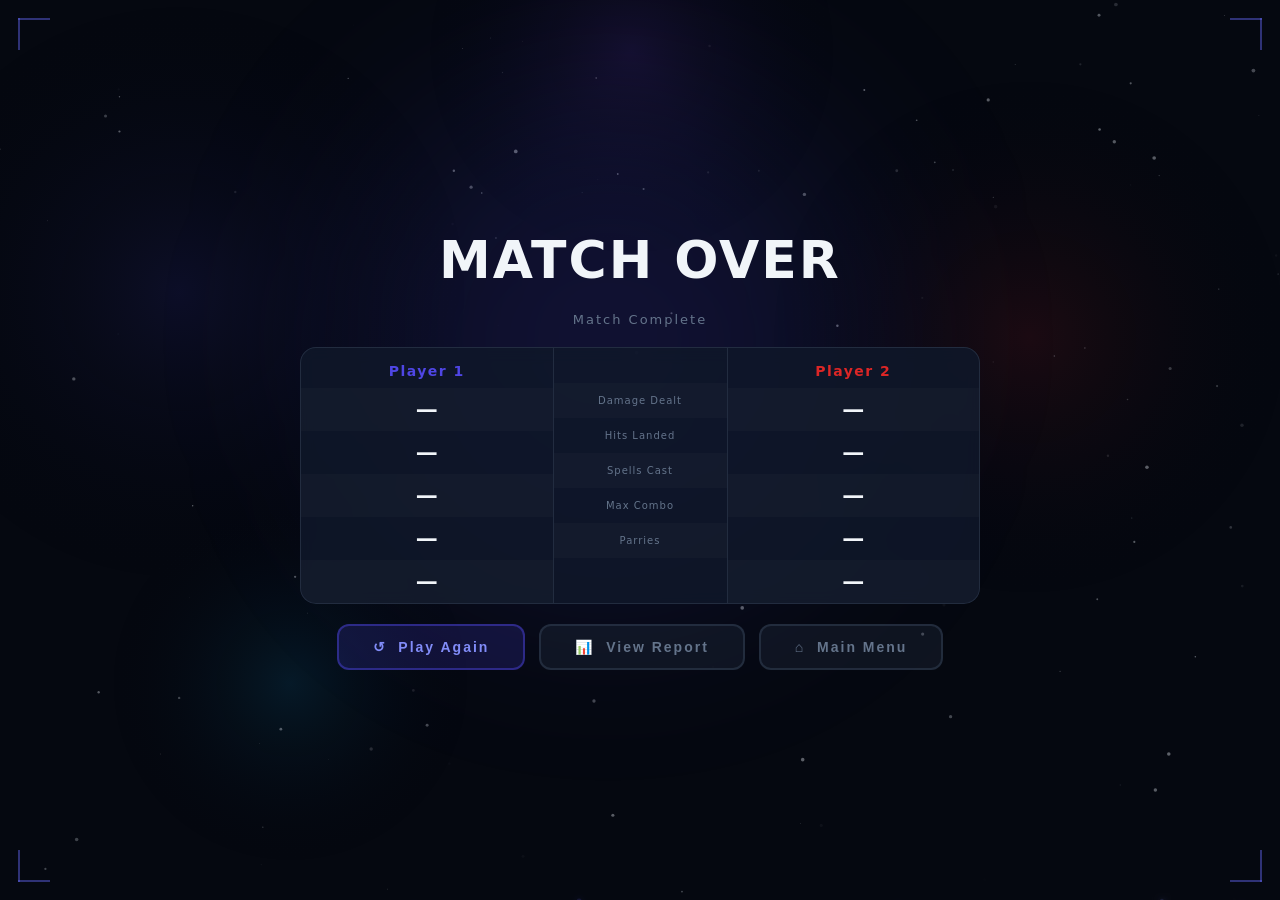
<file: result.html>
<!DOCTYPE html>
<html lang="en">
<head>
  <meta charset="UTF-8">
  <meta name="viewport" content="width=device-width, initial-scale=1.0">
  <title>STICK BRAWL — Result</title>
  <link rel="stylesheet" href="css/pages.css">
  <style>
    #confettiCv { position:fixed; inset:0; pointer-events:none; z-index:0; }
  </style>
</head>
<body>

  <canvas id="confettiCv"></canvas>

  <div class="corner tl"></div><div class="corner tr"></div>
  <div class="corner bl"></div><div class="corner br"></div>

  <!-- Dynamic winner glow blob -->
  <div id="winGlow" style="position:fixed;width:500px;height:500px;top:10%;left:28%;
       border-radius:50%;filter:blur(100px);pointer-events:none;z-index:0;
       background:rgba(79,70,229,.16);transition:background 1s"></div>

  <div class="page-body" style="position:relative;z-index:1">
    <div class="result-wrap">

      <!-- Winner headline (typewriter) -->
      <h1 class="result-winner" id="winnerText"></h1>
      <p  class="result-sub"   id="subText">Match Complete</p>

      <!-- Comparison table -->
      <div class="result-table">
        <div class="rt-col">
          <div class="rt-name" id="p1Name" style="color:#4f46e5">Player 1</div>
          <div class="rt-val" id="p1Dmg">—</div>
          <div class="rt-val" id="p1Hits">—</div>
          <div class="rt-val" id="p1Spells">—</div>
          <div class="rt-val" id="p1Combo">—</div>
          <div class="rt-val" id="p1Parry">—</div>
        </div>
        <div class="rt-labels">
          <div class="rt-label" style="font-weight:900;color:#475569">&nbsp;</div>
          <div class="rt-label">Damage Dealt</div>
          <div class="rt-label">Hits Landed</div>
          <div class="rt-label">Spells Cast</div>
          <div class="rt-label">Max Combo</div>
          <div class="rt-label">Parries</div>
        </div>
        <div class="rt-col">
          <div class="rt-name" id="p2Name" style="color:#dc2626">Player 2</div>
          <div class="rt-val" id="p2Dmg">—</div>
          <div class="rt-val" id="p2Hits">—</div>
          <div class="rt-val" id="p2Spells">—</div>
          <div class="rt-val" id="p2Combo">—</div>
          <div class="rt-val" id="p2Parry">—</div>
        </div>
      </div>

      <!-- Actions -->
      <div class="result-btns">
        <button class="btn-big"     onclick="SB.navigate('character-select.html')">↺ &nbsp;Play Again</button>
        <button class="btn-big sec" onclick="SB.navigate('report.html')">📊 &nbsp;View Report</button>
        <button class="btn-big sec" onclick="SB.navigate('main-menu.html')">⌂ &nbsp;Main Menu</button>
      </div>

    </div>
  </div>

  <script src="js/shared.js"></script>
  <script src="js/music.js"></script>
  <script src="js/bg-canvas.js"></script>
  <script>
    const r = SB.getResult();

    /* ── Typewriter effect ─────────────────────── */
    function typeText(el, text, speed) {
      el.textContent = '';
      let i = 0;
      const id = setInterval(() => {
        el.textContent += text[i++];
        if (i >= text.length) clearInterval(id);
      }, speed);
    }

    /* ── Count-up animation ────────────────────── */
    function countUp(el, target, ms, suffix) {
      suffix = suffix || '';
      if (!target) { el.textContent = '0' + suffix; return; }
      const n = +target, start = Date.now();
      const tick = () => {
        const prog = Math.min(1, (Date.now() - start) / ms);
        const ease = 1 - (1 - prog) ** 3;
        el.textContent = Math.round(n * ease) + suffix;
        if (prog < 1) requestAnimationFrame(tick);
        else el.textContent = n + suffix;
      };
      requestAnimationFrame(tick);
    }

    /* ── Populate page ─────────────────────────── */
    if (r) {
      // Winner headline — typewriter 0.5s after reveal animation
      setTimeout(() => {
        typeText(document.getElementById('winnerText'), r.winnerText || 'MATCH OVER', 55);
      }, 500);

      // Winner colour
      document.getElementById('winnerText').style.color      = r.winnerColor || '#f1f5f9';
      document.getElementById('winnerText').style.textShadow = `0 0 40px ${r.winnerColor || '#4f46e5'}88`;
      document.getElementById('winGlow').style.background    =
        `radial-gradient(circle, ${r.winnerColor || '#4f46e5'}20, transparent 70%)`;

      // Subtitle
      document.getElementById('subText').textContent = r.type === 'survival'
        ? `Wave ${r.survivalWave || 0}  ·  Score ${r.survivalScore || 0}`
        : 'Best of 3  ·  Match Complete';

      // Player names & colours
      document.getElementById('p1Name').textContent = r.p1Name  || 'Player 1';
      document.getElementById('p1Name').style.color = r.p1Color || '#4f46e5';
      document.getElementById('p2Name').textContent = r.p2Name  || 'Player 2';
      document.getElementById('p2Name').style.color = r.p2Color || '#dc2626';

      // Count-up stats (start 1.2s after page loads)
      const s1 = r.stats?.p1 || {}, s2 = r.stats?.p2 || {};
      const delay = 1200;
      setTimeout(() => {
        countUp(document.getElementById('p1Dmg'),   s1.dmg    || 0, 1200);
        countUp(document.getElementById('p1Hits'),  s1.hits   || 0, 1000);
        countUp(document.getElementById('p1Spells'),s1.spells || 0, 900);
        countUp(document.getElementById('p1Combo'), s1.maxCombo||0, 900, '×');
        countUp(document.getElementById('p1Parry'), s1.parries|| 0, 900);
        countUp(document.getElementById('p2Dmg'),   s2.dmg    || 0, 1200);
        countUp(document.getElementById('p2Hits'),  s2.hits   || 0, 1000);
        countUp(document.getElementById('p2Spells'),s2.spells || 0, 900);
        countUp(document.getElementById('p2Combo'), s2.maxCombo||0, 900, '×');
        countUp(document.getElementById('p2Parry'), s2.parries|| 0, 900);
      }, delay);
    } else {
      // No result data
      document.getElementById('winnerText').textContent = 'MATCH OVER';
    }

    /* ── Confetti canvas ───────────────────────── */
    (function () {
      const cv  = document.getElementById('confettiCv');
      const ctx = cv.getContext('2d');
      cv.width  = innerWidth; cv.height = innerHeight;

      const winCol = r?.winnerColor || '#4f46e5';
      const pal    = [winCol,'#fbbf24','#f1f5f9','#4ade80','#f87171','#60a5fa','#a78bfa'];

      // Generate staggered pieces
      const pieces = Array.from({ length: 100 }, (_, i) => ({
        x:  Math.random() * cv.width,
        y: -20 - Math.random() * cv.height * 0.5,
        w:  5 + Math.random() * 9,
        h:  4 + Math.random() * 5,
        r:  Math.random() * Math.PI * 2,
        dr: (Math.random() - 0.5) * 0.14,
        vx: (Math.random() - 0.5) * 2.2,
        vy: 2 + Math.random() * 3.5,
        c:  pal[Math.floor(Math.random() * pal.length)],
        delay: i * 18,
        frame: 0,
      }));

      let frame = 0;
      const maxFrames = 420;

      function draw() {
        if (frame > maxFrames) { ctx.clearRect(0,0,cv.width,cv.height); return; }
        frame++;
        ctx.clearRect(0, 0, cv.width, cv.height);

        for (const p of pieces) {
          if (frame < p.delay) continue;
          p.x += p.vx; p.y += p.vy; p.r += p.dr; p.frame++;
          if (p.y > cv.height + 20) { p.y = -20; p.x = Math.random() * cv.width; }

          const a = Math.max(0, 1 - p.frame / (maxFrames - p.delay + 60));
          ctx.save();
          ctx.translate(p.x, p.y); ctx.rotate(p.r);
          ctx.globalAlpha = a * 0.88;
          ctx.fillStyle = p.c;
          ctx.fillRect(-p.w/2, -p.h/2, p.w, p.h);
          ctx.restore();
        }
        requestAnimationFrame(draw);
      }
      draw();
    })();

    if (sessionStorage.getItem('sbMusicOn')) MU.menu();
  </script>

</body>
</html>
</file>
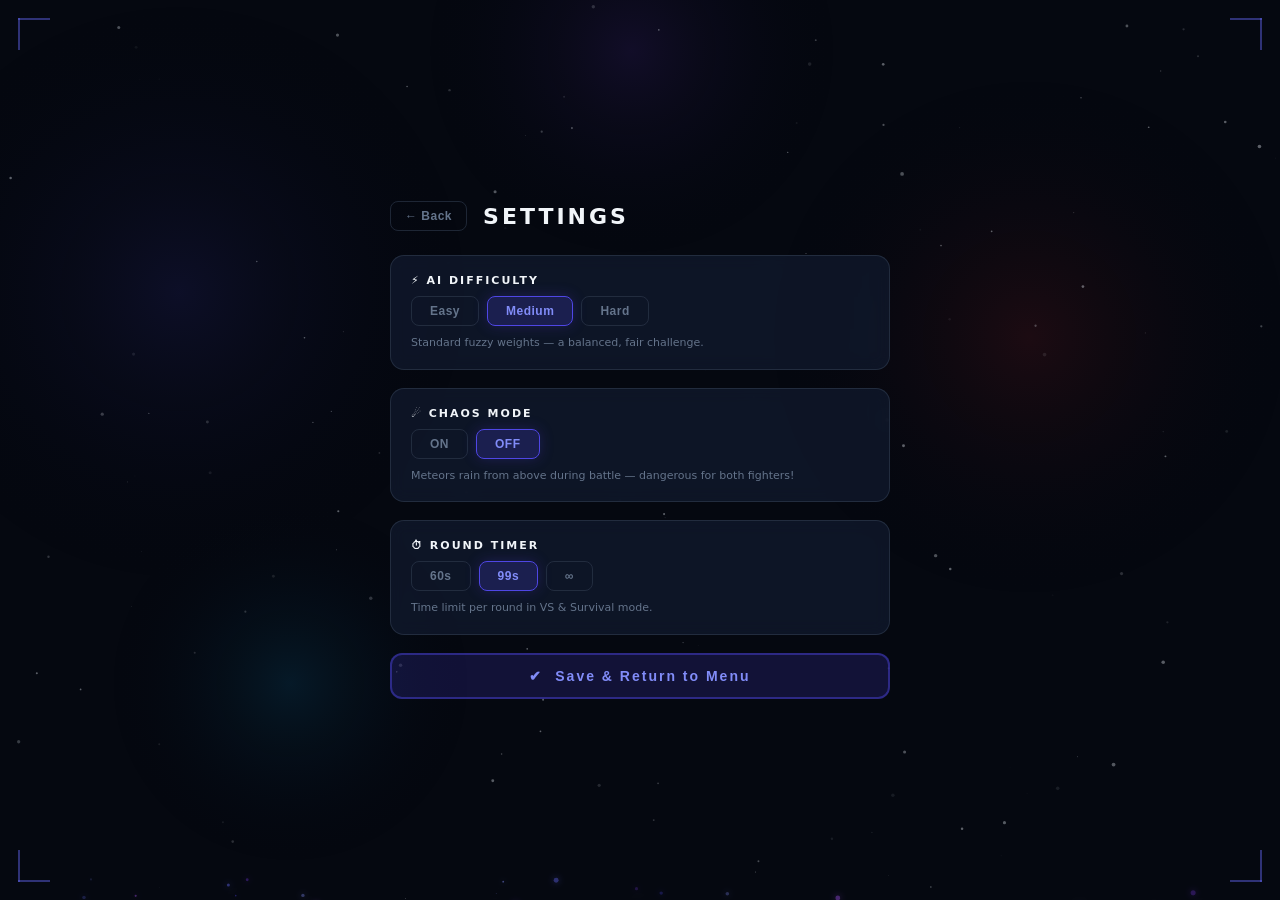
<file: settings.html>
<!DOCTYPE html>
<html lang="en">
<head>
  <meta charset="UTF-8">
  <meta name="viewport" content="width=device-width, initial-scale=1.0">
  <title>STICK BRAWL — Settings</title>
  <link rel="stylesheet" href="css/pages.css">
</head>
<body>

  <div class="corner tl"></div><div class="corner tr"></div>
  <div class="corner bl"></div><div class="corner br"></div>

  <div class="page-body">
    <div class="settings-wrap">

      <!-- Header -->
      <div class="settings-header" style="opacity:0;animation:fadeUp .4s ease .1s forwards">
        <button class="back-btn" onclick="SB.navigate('main-menu.html')">← Back</button>
        <h2 style="font-size:22px;font-weight:900;letter-spacing:3px">SETTINGS</h2>
      </div>

      <!-- AI Difficulty -->
      <div class="set-card">
        <label class="set-label">⚡ AI Difficulty</label>
        <div class="set-opts">
          <button class="opt-btn" id="dEasy"   onclick="setDiff('easy')">Easy</button>
          <button class="opt-btn" id="dMedium" onclick="setDiff('medium')">Medium</button>
          <button class="opt-btn" id="dHard"   onclick="setDiff('hard')">Hard</button>
        </div>
        <p class="set-desc" id="diffDesc"></p>
      </div>

      <!-- Chaos Mode -->
      <div class="set-card">
        <label class="set-label">☄ Chaos Mode</label>
        <div class="set-opts">
          <button class="opt-btn" id="chaosOn"  onclick="setChaos(true)">ON</button>
          <button class="opt-btn" id="chaosOff" onclick="setChaos(false)">OFF</button>
        </div>
        <p class="set-desc">Meteors rain from above during battle — dangerous for both fighters!</p>
      </div>

      <!-- Round Timer -->
      <div class="set-card">
        <label class="set-label">⏱ Round Timer</label>
        <div class="set-opts">
          <button class="opt-btn" id="t60"  onclick="setTimer(60)">60s</button>
          <button class="opt-btn" id="t99"  onclick="setTimer(99)">99s</button>
          <button class="opt-btn" id="t999" onclick="setTimer(999)">∞</button>
        </div>
        <p class="set-desc">Time limit per round in VS &amp; Survival mode.</p>
      </div>

      <!-- Save -->
      <button class="btn-big" onclick="save()"
              style="opacity:0;animation:fadeUp .4s ease .56s forwards;width:100%">
        ✔ &nbsp;Save &amp; Return to Menu
      </button>

    </div>
  </div>

  <script src="js/shared.js"></script>
  <script src="js/music.js"></script>
  <script src="js/bg-canvas.js"></script>
  <script>
    const cfg = SB.getSettings();
    let _diff  = cfg.difficulty || 'medium';
    let _chaos = !!cfg.chaos;
    let _timer = cfg.timer || 99;

    const descs = {
      easy:   'AI reacts slowly — great for learning the controls and mechanics.',
      medium: 'Standard fuzzy weights — a balanced, fair challenge.',
      hard:   'Aggressive fuzzy rules and fast reaction — bring your best!',
    };

    function cap(s) { return s.charAt(0).toUpperCase() + s.slice(1); }

    function setDiff(d) {
      _diff = d;
      ['easy','medium','hard'].forEach(x =>
        document.getElementById('d' + cap(x)).classList.toggle('active', x === d));
      document.getElementById('diffDesc').textContent = descs[d] || '';
    }
    function setChaos(on) {
      _chaos = on;
      document.getElementById('chaosOn').classList.toggle('active',  on);
      document.getElementById('chaosOff').classList.toggle('active', !on);
    }
    function setTimer(t) {
      _timer = t;
      [60,99,999].forEach(v =>
        document.getElementById('t' + v).classList.toggle('active', v === t));
    }
    function save() {
      SB.setSettings({ difficulty: _diff, chaos: _chaos, timer: _timer });
      SB.navigate('main-menu.html');
    }

    // Init UI from saved settings
    setDiff(_diff); setChaos(_chaos); setTimer(_timer);

    if (sessionStorage.getItem('sbMusicOn')) MU.menu();
  </script>

</body>
</html>
</file>
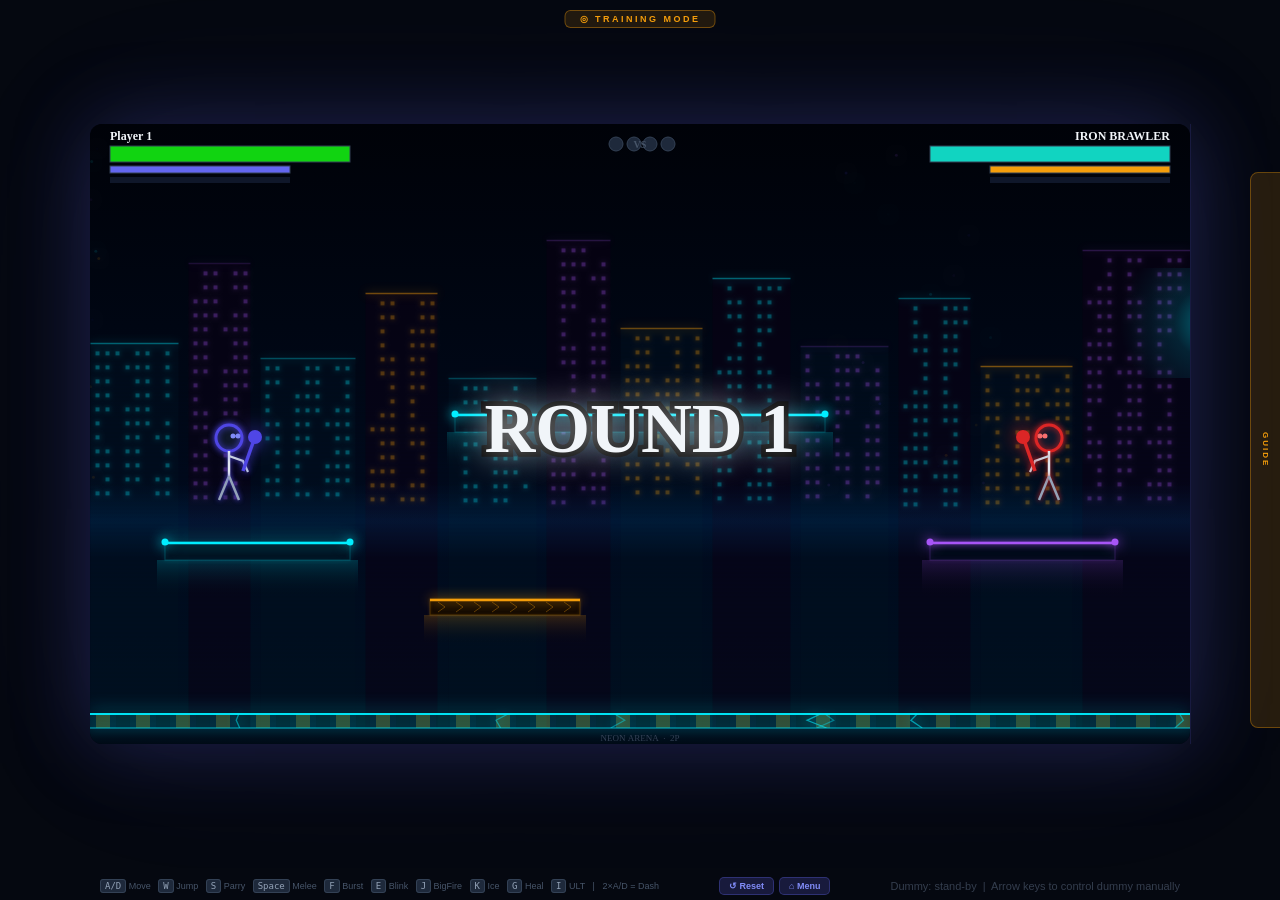
<file: training.html>
<!DOCTYPE html>
<html lang="en">
<head>
  <meta charset="UTF-8">
  <meta name="viewport" content="width=device-width, initial-scale=1.0">
  <title>STICK BRAWL — Training</title>
  <link rel="stylesheet" href="css/style.css">
  <style>
    *, *::before, *::after { margin:0; padding:0; box-sizing:border-box; }
    body {
      background:#050810;
      display:flex; flex-direction:column;
      align-items:center; justify-content:center;
      min-height:100vh; overflow:hidden; user-select:none;
      font-family:'Segoe UI', sans-serif;
      animation:bFadeIn .35s ease forwards;
    }
    @keyframes bFadeIn  { from{opacity:0} to{opacity:1} }
    body.out { animation:bFadeOut .35s ease forwards; }
    @keyframes bFadeOut { from{opacity:1} to{opacity:0} }

    /* ── Training badge ───────────────────────── */
    #trainBadge {
      position:fixed; top:10px; left:50%; transform:translateX(-50%);
      background:rgba(245,158,11,.12); border:1.5px solid rgba(245,158,11,.38);
      border-radius:6px; padding:3px 14px;
      font-size:9px; font-weight:900; letter-spacing:2.5px; color:#f59e0b;
      z-index:200; pointer-events:none;
    }

    /* ── Side panel ───────────────────────────── */
    #trainPanel {
      position:fixed; top:50%; right:0;
      transform:translateY(-50%) translateX(calc(100% - 30px));
      transition:transform .3s cubic-bezier(.22,1,.36,1);
      z-index:200; display:flex; align-items:stretch;
    }
    #trainPanel.open { transform:translateY(-50%) translateX(0); }

    #trainTab {
      width:30px; min-height:120px;
      background:rgba(245,158,11,.14);
      border:1.5px solid rgba(245,158,11,.35); border-right:none;
      border-radius:8px 0 0 8px;
      display:flex; align-items:center; justify-content:center;
      cursor:pointer;
      writing-mode:vertical-rl; font-size:8px; font-weight:900;
      letter-spacing:2px; color:#f59e0b; padding:14px 0;
      flex-shrink:0;
      transition:background .2s;
    }
    #trainTab:hover { background:rgba(245,158,11,.22); }

    #trainBody {
      width:230px;
      background:rgba(5,8,16,.96);
      border:1.5px solid rgba(51,65,85,.55); border-left:none;
      border-radius:0 8px 8px 0;
      padding:14px 12px;
      display:flex; flex-direction:column; gap:14px;
      overflow-y:auto; max-height:80vh;
    }

    .tr-section {
      font-size:8px; font-weight:900; letter-spacing:2px;
      color:#475569; text-transform:uppercase;
      padding-bottom:5px;
      border-bottom:1px solid rgba(51,65,85,.4);
      margin-bottom:2px;
    }
    .tr-row {
      display:flex; align-items:center;
      justify-content:space-between; gap:6px;
      margin-bottom:5px;
    }
    .tr-row:last-child { margin-bottom:0; }
    .tr-action { font-size:10px; color:#64748b; }
    .tr-key {
      background:rgba(30,41,59,.8); border:1px solid rgba(51,65,85,.55);
      border-radius:4px; padding:1px 6px;
      font-size:9px; font-weight:700; color:#94a3b8; letter-spacing:.5px;
      white-space:nowrap; flex-shrink:0;
    }

    .tr-stats {
      display:grid; grid-template-columns:1fr 1fr; gap:8px;
    }
    .tr-stat {
      background:rgba(15,23,42,.7); border:1px solid rgba(51,65,85,.4);
      border-radius:6px; padding:7px 8px;
    }
    .tr-stat-label { font-size:7px; font-weight:900; letter-spacing:1.5px; color:#475569; }
    .tr-stat-val   { font-size:16px; font-weight:900; color:#f59e0b; line-height:1.2; }

    .tr-btn {
      width:100%; padding:8px;
      background:transparent;
      border:1.5px solid rgba(245,158,11,.35); border-radius:6px;
      color:#f59e0b; font-size:10px; font-weight:900; letter-spacing:1.5px;
      cursor:pointer; transition:all .2s; text-align:center;
    }
    .tr-btn:hover { background:rgba(245,158,11,.14); border-color:#f59e0b; }
    .tr-btn.menu  { border-color:rgba(100,116,139,.4); color:#64748b; }
    .tr-btn.menu:hover { background:rgba(30,41,59,.5); border-color:#64748b; color:#94a3b8; }

    .tr-tip {
      font-size:9px; color:#334155; line-height:1.5; text-align:center;
    }

    /* ── Battle area: flex row to accommodate sidebar ── */
    #battleArea {
      display: flex;
      flex-direction: row;
      align-items: center;
      justify-content: center;
      width: 100%;
      flex: 1;
      overflow: hidden;
    }
    /* Canvas shrinks when panel opens */
    #C {
      width: 1100px;
      height: 620px;
      flex-shrink: 0;
      transition: width .46s cubic-bezier(.22,1,.36,1), height .46s cubic-bezier(.22,1,.36,1), border-radius .46s ease;
    }
    #battleArea.fp-open #C { width: 800px; height: 451px; border-radius: 8px; }

    /* ── Fuzzy Sidebar ── */
    #fuzzyPanel {
      flex-shrink: 0;
      width: 0;
      height: 620px;
      overflow: hidden;
      transition: width .46s cubic-bezier(.22,1,.36,1), height .46s cubic-bezier(.22,1,.36,1);
      background: rgba(4,6,14,.98);
      border-left: 1px solid rgba(99,102,241,.22);
    }
    #battleArea.fp-open #fuzzyPanel { width: 352px; height: 451px; }
    #fpInner {
      width: 352px; height: 100%;
      overflow-y: auto; overflow-x: hidden;
      scrollbar-width: thin; scrollbar-color: #1e293b transparent;
    }
    #fpInner::-webkit-scrollbar { width: 4px; }
    #fpInner::-webkit-scrollbar-track { background: transparent; }
    #fpInner::-webkit-scrollbar-thumb { background: #1e293b; border-radius: 2px; }
    .fp-hdr {
      display: flex; align-items: center; justify-content: space-between;
      padding: 11px 13px 9px;
      background: rgba(6,9,20,.97);
      border-bottom: 1px solid rgba(99,102,241,.2);
      position: sticky; top: 0; z-index: 2;
    }
    .fp-hdr-l { display: flex; align-items: center; gap: 9px; }
    .fp-led {
      width: 7px; height: 7px; border-radius: 50%;
      background: #22c55e; box-shadow: 0 0 8px #22c55e;
      animation: fpLed 2s ease-in-out infinite;
    }
    @keyframes fpLed { 0%,100%{opacity:1;box-shadow:0 0 8px #22c55e} 50%{opacity:.5;box-shadow:0 0 3px #22c55e} }
    .fp-ttl { font-size:11px; font-weight:900; letter-spacing:2.5px; color:#e2e8f0; }
    .fp-sub { font-size:8px; color:#334155; letter-spacing:1px; margin-top:1px; }
    .fp-badge {
      font-size: 9px; font-weight: 900; letter-spacing: 2px;
      padding: 3px 9px; border-radius: 5px;
      border: 1.5px solid currentColor;
      transition: color .15s, box-shadow .15s;
    }
    .fp-tabs {
      display: flex; gap: 4px; padding: 7px 10px;
      background: rgba(5,7,18,.9);
      border-bottom: 1px solid rgba(51,65,85,.3);
    }
    .fp-tab {
      flex: 1; padding: 5px 0;
      background: transparent;
      border: 1px solid rgba(51,65,85,.45);
      border-radius: 5px;
      color: #475569; font-size: 8px; font-weight: 900; letter-spacing: 1.5px;
      cursor: pointer; transition: all .2s;
    }
    .fp-tab.fp-ton { background: rgba(79,70,229,.18); border-color: rgba(99,102,241,.55); color: #818cf8; box-shadow: 0 0 8px rgba(79,70,229,.25); }
    .fp-tab:not(.fp-ton):hover { border-color: #475569; color: #64748b; }
    .fp-card { margin: 7px 9px; background: rgba(12,18,36,.7); border: 1px solid rgba(51,65,85,.35); border-radius: 8px; padding: 9px 11px; }
    .fp-cttl { font-size: 8px; font-weight: 900; letter-spacing: 2px; color: #334155; margin-bottom: 8px; }
    .fp-cog-track {
      position: relative; height: 22px; border-radius: 5px;
      background: linear-gradient(90deg,rgba(59,130,246,.25) 0%,rgba(59,130,246,.25) 33%,rgba(245,158,11,.25) 33%,rgba(245,158,11,.25) 66%,rgba(239,68,68,.25) 66%);
      border: 1px solid rgba(51,65,85,.4); display: flex; align-items: center; overflow: visible; margin-bottom: 3px;
    }
    .fp-cog-z { flex:1; text-align:center; font-size:8px; font-weight:900; letter-spacing:.5px; pointer-events:none; }
    .fp-cog-needle {
      position: absolute; top: -6px; left: 50%;
      width: 2px; height: 34px;
      background: #fff; border-radius: 2px; box-shadow: 0 0 7px #fff,0 0 14px rgba(255,255,255,.4);
      transform: translateX(-50%); transition: left .09s linear;
    }
    .fp-cog-num { font-size:12px; font-weight:900; text-align:center; margin-top:3px; transition:color .15s; }
    .fp-inp-list { display:flex; flex-direction:column; gap:5px; }
    .fp-inp { display:flex; align-items:center; gap:6px; }
    .fp-ilbl { font-size:8px; font-weight:900; letter-spacing:.5px; width:38px; flex-shrink:0; }
    .fp-bbg { flex:1; height:8px; background:rgba(15,23,42,.9); border-radius:4px; overflow:hidden; border:1px solid rgba(51,65,85,.35); }
    .fp-bfill { height:100%; width:0%; border-radius:4px; background:var(--c,#818cf8); box-shadow:0 0 5px var(--c,#818cf8); transition:width .08s linear; }
    .fp-inum { font-size:9px; font-weight:700; width:36px; text-align:right; flex-shrink:0; color:#475569; }
    .fp-mg { margin-bottom:7px; }
    .fp-mg:last-child { margin-bottom:0; }
    .fp-mg-lbl { font-size:8px; font-weight:900; letter-spacing:1.5px; margin-bottom:3px; }
    .fp-mg-terms { display:flex; flex-direction:column; gap:2px; }
    .fp-mt { display:flex; align-items:center; gap:5px; }
    .fp-mt-lbl { font-size:7.5px; color:#475569; width:42px; flex-shrink:0; }
    .fp-bbg.sm { height:6px; }
    .fp-mt-v { font-size:8px; font-weight:700; color:#475569; width:26px; text-align:right; flex-shrink:0; }
    .fp-rules { display:flex; flex-direction:column; gap:3px; max-height:108px; overflow-y:auto; scrollbar-width:thin; scrollbar-color:#1e293b transparent; }
    .fp-rule { display:flex; align-items:center; gap:5px; padding:3px 5px; background:rgba(15,23,42,.5); border-radius:4px; border-left:2px solid; }
    .fp-rb { width:44px; height:5px; background:rgba(30,41,59,.9); border-radius:3px; flex-shrink:0; overflow:hidden; }
    .fp-rbf { height:100%; border-radius:3px; }
    .fp-rw { font-size:8px; font-weight:700; width:32px; flex-shrink:0; }
    .fp-rl { font-size:7.5px; color:#475569; flex:1; overflow:hidden; text-overflow:ellipsis; white-space:nowrap; }
    .fp-rcnt { display:inline-block; background:rgba(79,70,229,.2); color:#818cf8; font-size:8px; padding:1px 5px; border-radius:8px; margin-left:5px; font-weight:900; }
    .fp-foot { text-align:center; font-size:8.5px; color:#1e293b; padding:9px 10px 11px; border-top:1px solid rgba(51,65,85,.25); margin-top:4px; letter-spacing:.5px; }
    .fp-foot kbd { background:rgba(30,41,59,.8); border:1px solid #334155; border-radius:3px; padding:1px 5px; font-size:8px; color:#475569; font-family:monospace; }
    #fpCanvas { display:none; margin:6px 11px; border-radius:6px; background:#070c18; }
    #fpInner.view-chart #fpBrain  { display:none; }
    #fpInner.view-chart #fpCanvas { display:block; }
  </style>
</head>
<body>

  <div id="trainBadge">◎ TRAINING MODE</div>

  <!-- Battle layout: canvas + fuzzy sidebar -->
  <div id="battleArea">
    <canvas id="C" width="1100" height="620"></canvas>
    <div id="fuzzyPanel">
      <div id="fpInner">
        <div class="fp-hdr">
          <div class="fp-hdr-l">
            <div class="fp-led"></div>
            <div><div class="fp-ttl">AI FUZZY ENGINE</div><div class="fp-sub">Fuzzy Inference System v2</div></div>
          </div>
          <div class="fp-badge" id="fpBadge">–</div>
        </div>
        <div class="fp-tabs">
          <button class="fp-tab" onclick="window._fpTab(1)">BRAIN</button>
          <button class="fp-tab" onclick="window._fpTab(2)">MF CHARTS</button>
          <button class="fp-tab" onclick="window._fpTab(3)">SYSTEM</button>
        </div>
        <canvas id="fpCanvas" width="330" height="420"></canvas>
        <div id="fpBrain">
        <div class="fp-card">
          <div class="fp-cttl">DEFUZZIFICATION  ·  COG OUTPUT</div>
          <div class="fp-cog-track">
            <div class="fp-cog-z" style="color:#3b82f6">DEFEND</div>
            <div class="fp-cog-z" style="color:#f59e0b">HARASS</div>
            <div class="fp-cog-z" style="color:#ef4444">MELEE</div>
            <div class="fp-cog-needle" id="fpNeedle"></div>
          </div>
          <div class="fp-cog-num" id="fpCOGNum">COG = –</div>
        </div>
        <div class="fp-card">
          <div class="fp-cttl">CRISP INPUTS</div>
          <div class="fp-inp-list">
            <div class="fp-inp"><span class="fp-ilbl" style="color:#f59e0b">DIST</span><div class="fp-bbg"><div class="fp-bfill" id="bIDist" style="--c:#f59e0b"></div></div><span class="fp-inum" id="vIDist">–</span></div>
            <div class="fp-inp"><span class="fp-ilbl" style="color:#22c55e">HP</span><div class="fp-bbg"><div class="fp-bfill" id="bIHP" style="--c:#22c55e"></div></div><span class="fp-inum" id="vIHP">–</span></div>
            <div class="fp-inp"><span class="fp-ilbl" style="color:#818cf8">MANA</span><div class="fp-bbg"><div class="fp-bfill" id="bIMana" style="--c:#818cf8"></div></div><span class="fp-inum" id="vIMana">–</span></div>
            <div class="fp-inp"><span class="fp-ilbl" style="color:#ef4444">THREAT</span><div class="fp-bbg"><div class="fp-bfill" id="bIThreat" style="--c:#ef4444"></div></div><span class="fp-inum" id="vIThreat">–</span></div>
          </div>
        </div>
        <div class="fp-card">
          <div class="fp-cttl">MEMBERSHIP DEGREES</div>
          <div class="fp-mg">
            <div class="fp-mg-lbl" style="color:#f59e0b">DISTANCE</div>
            <div class="fp-mg-terms">
              <div class="fp-mt"><span class="fp-mt-lbl">CLOSE</span><div class="fp-bbg sm"><div class="fp-bfill" id="mDC" style="--c:#f59e0b"></div></div><span class="fp-mt-v" id="vDC">0.00</span></div>
              <div class="fp-mt"><span class="fp-mt-lbl">MEDIUM</span><div class="fp-bbg sm"><div class="fp-bfill" id="mDM" style="--c:#f59e0b"></div></div><span class="fp-mt-v" id="vDM">0.00</span></div>
              <div class="fp-mt"><span class="fp-mt-lbl">FAR</span><div class="fp-bbg sm"><div class="fp-bfill" id="mDF" style="--c:#f59e0b"></div></div><span class="fp-mt-v" id="vDF">0.00</span></div>
            </div>
          </div>
          <div class="fp-mg">
            <div class="fp-mg-lbl" style="color:#22c55e">HEALTH</div>
            <div class="fp-mg-terms">
              <div class="fp-mt"><span class="fp-mt-lbl">LOW</span><div class="fp-bbg sm"><div class="fp-bfill" id="mHL" style="--c:#22c55e"></div></div><span class="fp-mt-v" id="vHL">0.00</span></div>
              <div class="fp-mt"><span class="fp-mt-lbl">MEDIUM</span><div class="fp-bbg sm"><div class="fp-bfill" id="mHM" style="--c:#22c55e"></div></div><span class="fp-mt-v" id="vHM">0.00</span></div>
              <div class="fp-mt"><span class="fp-mt-lbl">HIGH</span><div class="fp-bbg sm"><div class="fp-bfill" id="mHH" style="--c:#22c55e"></div></div><span class="fp-mt-v" id="vHH">0.00</span></div>
            </div>
          </div>
          <div class="fp-mg">
            <div class="fp-mg-lbl" style="color:#818cf8">MANA</div>
            <div class="fp-mg-terms">
              <div class="fp-mt"><span class="fp-mt-lbl">LOW</span><div class="fp-bbg sm"><div class="fp-bfill" id="mML" style="--c:#818cf8"></div></div><span class="fp-mt-v" id="vML">0.00</span></div>
              <div class="fp-mt"><span class="fp-mt-lbl">MEDIUM</span><div class="fp-bbg sm"><div class="fp-bfill" id="mMM" style="--c:#818cf8"></div></div><span class="fp-mt-v" id="vMM">0.00</span></div>
              <div class="fp-mt"><span class="fp-mt-lbl">HIGH</span><div class="fp-bbg sm"><div class="fp-bfill" id="mMH" style="--c:#818cf8"></div></div><span class="fp-mt-v" id="vMH">0.00</span></div>
            </div>
          </div>
          <div class="fp-mg">
            <div class="fp-mg-lbl" style="color:#ef4444">THREAT</div>
            <div class="fp-mg-terms">
              <div class="fp-mt"><span class="fp-mt-lbl">NONE</span><div class="fp-bbg sm"><div class="fp-bfill" id="mTN" style="--c:#ef4444"></div></div><span class="fp-mt-v" id="vTN">0.00</span></div>
              <div class="fp-mt"><span class="fp-mt-lbl">MOD</span><div class="fp-bbg sm"><div class="fp-bfill" id="mTM" style="--c:#ef4444"></div></div><span class="fp-mt-v" id="vTM">0.00</span></div>
              <div class="fp-mt"><span class="fp-mt-lbl">HIGH</span><div class="fp-bbg sm"><div class="fp-bfill" id="mTH" style="--c:#ef4444"></div></div><span class="fp-mt-v" id="vTH">0.00</span></div>
            </div>
          </div>
        </div>
        <div class="fp-card">
          <div class="fp-cttl">FIRED RULES<span class="fp-rcnt" id="fpRC">0</span></div>
          <div class="fp-rules" id="fpRules"></div>
        </div>
        <div class="fp-foot"><kbd>P</kbd> cycle views &nbsp;·&nbsp; click tab to switch</div>
        </div>
      </div>
    </div>
  </div>

  <!-- Bottom bar (P1 controls only) -->
  <div id="bar">
    <div>
      <span class="k">A/D</span> Move &nbsp;
      <span class="k">W</span> Jump &nbsp;
      <span class="k">S</span> Parry &nbsp;
      <span class="k">Space</span> Melee &nbsp;
      <span class="k">F</span> Burst &nbsp;
      <span class="k">E</span> Blink &nbsp;
      <span class="k">J</span> BigFire &nbsp;
      <span class="k">K</span> Ice &nbsp;
      <span class="k">G</span> Heal &nbsp;
      <span class="k">I</span> ULT &nbsp;&nbsp;|&nbsp;&nbsp;
      2×A/D = Dash
    </div>
    <div style="display:flex;gap:5px">
      <button class="btn" onclick="resetDummy()">↺ Reset</button>
      <button class="btn" onclick="goMenu()">⌂ Menu</button>
    </div>
    <div style="color:rgba(100,116,139,.5);font-size:11px">
      Dummy: stand-by &nbsp;|&nbsp; Arrow keys to control dummy manually
    </div>
  </div>

  <!-- Slide-out training panel -->
  <div id="trainPanel">
    <div id="trainTab" onclick="togglePanel()">GUIDE</div>
    <div id="trainBody">

      <!-- Stats -->
      <div>
        <div class="tr-section">Session Stats</div>
        <div class="tr-stats">
          <div class="tr-stat">
            <div class="tr-stat-label">DAMAGE</div>
            <div class="tr-stat-val" id="tr-dmg">0</div>
          </div>
          <div class="tr-stat">
            <div class="tr-stat-label">HITS</div>
            <div class="tr-stat-val" id="tr-hits">0</div>
          </div>
          <div class="tr-stat">
            <div class="tr-stat-label">SPELLS</div>
            <div class="tr-stat-val" id="tr-spells">0</div>
          </div>
          <div class="tr-stat">
            <div class="tr-stat-label">MAX COMBO</div>
            <div class="tr-stat-val" id="tr-combo">0×</div>
          </div>
        </div>
      </div>

      <!-- Movement -->
      <div>
        <div class="tr-section">Movement</div>
        <div class="tr-row"><span class="tr-action">Move left / right</span><span class="tr-key">A / D</span></div>
        <div class="tr-row"><span class="tr-action">Jump</span><span class="tr-key">W</span></div>
        <div class="tr-row"><span class="tr-action">Dash</span><span class="tr-key">A A / D D</span></div>
        <div class="tr-row"><span class="tr-action">Parry / Shield</span><span class="tr-key">S</span></div>
      </div>

      <!-- Attacks -->
      <div>
        <div class="tr-section">Attacks</div>
        <div class="tr-row"><span class="tr-action">Melee strike</span><span class="tr-key">Space</span></div>
        <div class="tr-row"><span class="tr-action">Burst</span><span class="tr-key">F</span></div>
        <div class="tr-row"><span class="tr-action">Blink dash</span><span class="tr-key">E</span></div>
        <div class="tr-row"><span class="tr-action">Big Fire</span><span class="tr-key">J</span></div>
        <div class="tr-row"><span class="tr-action">Ice spell</span><span class="tr-key">K</span></div>
        <div class="tr-row"><span class="tr-action">Heal</span><span class="tr-key">G</span></div>
        <div class="tr-row"><span class="tr-action">Ultimate</span><span class="tr-key">I</span></div>
      </div>

      <!-- Tips -->
      <div>
        <div class="tr-section">Tips</div>
        <p class="tr-tip">Dummy resets when KO'd — no match ends in training.</p>
        <p class="tr-tip" style="margin-top:6px">Stats shown are for P1 this session.</p>
      </div>

      <!-- Actions -->
      <div style="display:flex;flex-direction:column;gap:6px">
        <button class="tr-btn" onclick="resetDummy()">↺ &nbsp;RESET DUMMY</button>
        <button class="tr-btn menu" onclick="goMenu()">← &nbsp;MAIN MENU</button>
      </div>

    </div>
  </div>

  <!-- Set trainingMode BEFORE scripts load -->
  <script>window.trainingMode = true;</script>

  <!-- Same game engine as battle.html -->
  <script src="js/shared.js"></script>
  <script src="js/music.js"></script>
  <script src="js/config.js"></script>
  <script src="js/state.js"></script>
  <script src="js/audio.js"></script>
  <script src="js/entities.js"></script>
  <script src="js/fighter.js"></script>
  <script src="js/ai.js"></script>
  <script src="js/world.js"></script>
  <script src="js/combat.js"></script>
  <script src="js/ui.js"></script>
  <script src="js/input.js"></script>
  <script src="js/main.js"></script>

  <script>
    /* ── Navigation ─────────────────────────────── */
    function goMenu() {
      MU.stop(0.35);
      document.body.classList.add('out');
      setTimeout(() => { window.location.href = 'main-menu.html'; }, 360);
    }

    /* ── Reset dummy + session stats ────────────── */
    function resetDummy() {
      if (typeof startRound !== 'function') return;
      p1Wins = 0; p2Wins = 0; roundNum = 1;
      if (typeof totalStats !== 'undefined') {
        totalStats.p1 = { dmg:0, hits:0, spells:0, maxCombo:0, dashes:0, parries:0 };
        totalStats.p2 = { dmg:0, hits:0, spells:0, maxCombo:0, dashes:0, parries:0 };
      }
      fadeTransition(() => startRound());
    }

    /* ── Slide panel ────────────────────────────── */
    function togglePanel() {
      document.getElementById('trainPanel').classList.toggle('open');
    }

    /* ── Live session stats (poll every 400 ms) ─── */
    setInterval(() => {
      if (typeof totalStats === 'undefined') return;
      const s = totalStats.p1;
      document.getElementById('tr-dmg').textContent    = s.dmg     || 0;
      document.getElementById('tr-hits').textContent   = s.hits    || 0;
      document.getElementById('tr-spells').textContent = s.spells  || 0;
      document.getElementById('tr-combo').textContent  = (s.maxCombo || 0) + '×';
    }, 400);

    /* ── Init ───────────────────────────────────── */
    document.addEventListener('DOMContentLoaded', () => {
      // Always ignore saved settings for chaos in training
      chaosMode = false;
      // Set AI difficulty to easiest (dummy barely reacts if somehow triggered)
      window._aiDiffMultiplier = 14;

      p1CharIdx = SB.getP1();
      p2CharIdx = SB.getP2();
      const _savedMap = SB.getMap();
      mapIdx = (_savedMap === -1) ? Math.floor(Math.random() * MAPS.length) : _savedMap;
      p1Locked  = true;
      p2Locked  = true;

      gameMode = 'vs';
      vsAI     = false;   // P2 = standing dummy, no AI

      if (sessionStorage.getItem('sbMusicOn')) MU.battle(mapIdx);

      beginGame();
    });
  </script>

</body>
</html>
</file>
<file: css/style.css>
/* ─────────────────────────────────────────────
   RESET & BASE
───────────────────────────────────────────── */
*, *::before, *::after { margin:0; padding:0; box-sizing:border-box; }

:root {
  --c-bg:      #050810;
  --c-blue:    #4f46e5;
  --c-blue2:   #818cf8;
  --c-red:     #dc2626;
  --c-red2:    #f87171;
  --c-purple:  #7c3aed;
  --c-text:    #f1f5f9;
  --c-muted:   #64748b;
  --c-card:    rgba(15,23,42,0.85);
  --c-border:  rgba(51,65,85,0.6);
  font-family: 'Segoe UI', system-ui, sans-serif;
}

body {
  background: var(--c-bg);
  color: var(--c-text);
  overflow: hidden;
  user-select: none;
  width: 100vw;
  height: 100vh;
}

/* ─────────────────────────────────────────────
   PAGE SYSTEM
───────────────────────────────────────────── */
.page {
  position: fixed;
  inset: 0;
  display: flex;
  flex-direction: column;
  align-items: center;
  justify-content: center;
  opacity: 0;
  pointer-events: none;
  transition: opacity 0.45s ease;
  overflow: hidden;
}
.page.active {
  opacity: 1;
  pointer-events: all;
}

/* ─────────────────────────────────────────────
   BACKGROUND GLOW BLOBS
───────────────────────────────────────────── */
.bg-glow {
  position: absolute;
  width: 380px;
  height: 380px;
  border-radius: 50%;
  filter: blur(90px);
  animation: glowDrift 9s ease-in-out infinite;
  pointer-events: none;
  z-index: 0;
}
.bg-glow.blue   { background: rgba(79,70,229,0.18); }
.bg-glow.red    { background: rgba(220,38,38,0.18); animation-delay:-3.5s; }
.bg-glow.purple { background: rgba(124,58,237,0.14); animation-delay:-6s; }

@keyframes glowDrift {
  0%,100% { transform: translateY(0) scale(1); }
  50%      { transform: translateY(-22px) scale(1.06); }
}

/* ─────────────────────────────────────────────
   SHARED TYPE
───────────────────────────────────────────── */
.game-title {
  font-size: 88px;
  font-weight: 900;
  line-height: 0.92;
  text-align: center;
  background: linear-gradient(135deg, var(--c-blue2) 0%, #fff 50%, var(--c-blue2) 100%);
  -webkit-background-clip: text;
  -webkit-text-fill-color: transparent;
  background-clip: text;
  text-shadow: none;
  filter: drop-shadow(0 0 40px rgba(79,70,229,0.7));
  animation: titlePulse 4s ease-in-out infinite;
}
.game-title.sm { font-size: 52px; }

@keyframes titlePulse {
  0%,100% { filter: drop-shadow(0 0 30px rgba(79,70,229,.6)); }
  50%      { filter: drop-shadow(0 0 55px rgba(99,102,241,.9)); }
}

.game-sub  { color:var(--c-muted); font-size:14px; letter-spacing:3px; text-transform:uppercase; margin-top:8px; text-align:center; }
.game-sub.sm { font-size:11px; }
.game-course { color:#334155; font-size:11px; letter-spacing:1.5px; margin-top:5px; text-align:center; }

/* ─────────────────────────────────────────────
   PAGE 1: INTRO
───────────────────────────────────────────── */
.intro-body {
  display: flex;
  align-items: center;
  justify-content: center;
  gap: 0;
  z-index: 1;
  margin-bottom: 20px;
}

.intro-fig {
  width: 160px;
  flex-shrink: 0;
}
.fig-left  { animation: fighterFloat 3s ease-in-out infinite; }
.fig-right { animation: fighterFloat 3s ease-in-out infinite; animation-delay:-1.5s; }

@keyframes fighterFloat {
  0%,100% { transform: translateY(0); }
  50%      { transform: translateY(-14px); }
}

.intro-centre {
  flex: 1;
  display: flex;
  flex-direction: column;
  align-items: center;
  padding: 0 24px;
  z-index: 1;
}

.vs-ring {
  width: 70px;
  height: 70px;
  border-radius: 50%;
  border: 2.5px solid rgba(255,255,255,.15);
  display: flex;
  align-items: center;
  justify-content: center;
  margin-top: 18px;
  animation: vsGlow 2.5s ease-in-out infinite;
  box-shadow: 0 0 30px rgba(79,70,229,.3), inset 0 0 20px rgba(79,70,229,.15);
}
@keyframes vsGlow {
  0%,100% { box-shadow: 0 0 20px rgba(79,70,229,.3); }
  50%      { box-shadow: 0 0 50px rgba(99,102,241,.6); }
}
.vs-text {
  font-size: 24px;
  font-weight: 900;
  color: var(--c-text);
  letter-spacing: 2px;
}

.btn-press {
  z-index: 1;
  margin-top: 28px;
  padding: 14px 40px;
  background: transparent;
  border: 2px solid rgba(99,102,241,0.5);
  color: #94a3b8;
  font-size: 13px;
  font-weight: 700;
  letter-spacing: 2px;
  border-radius: 50px;
  cursor: pointer;
  transition: all 0.25s;
}
.btn-press:hover {
  border-color: var(--c-blue);
  color: var(--c-blue2);
  background: rgba(79,70,229,0.1);
  box-shadow: 0 0 30px rgba(79,70,229,0.3);
}
.blink-anim { animation: blink 2.2s ease-in-out infinite; }
@keyframes blink {
  0%,100% { opacity:1; }
  50%      { opacity:0.22; }
}

.intro-footer {
  position: absolute;
  bottom: 18px;
  font-size: 10px;
  color: #1e293b;
  letter-spacing: 1px;
  z-index: 1;
}

/* ─────────────────────────────────────────────
   PAGE 2: MAIN MENU
───────────────────────────────────────────── */
.menu-layout {
  display: flex;
  align-items: center;
  justify-content: center;
  gap: 80px;
  z-index: 1;
  width: 100%;
  max-width: 960px;
  padding: 0 40px;
}

.menu-brand {
  display: flex;
  flex-direction: column;
  align-items: center;
}
.brand-fig { margin-top: 28px; width: 110px; animation: fighterFloat 3.5s ease-in-out infinite; }

.menu-nav {
  display: flex;
  flex-direction: column;
  gap: 10px;
  min-width: 320px;
}
.menu-heading {
  font-size: 11px;
  font-weight: 700;
  letter-spacing: 4px;
  color: var(--c-muted);
  text-transform: uppercase;
  margin-bottom: 8px;
  padding-left: 4px;
}

.menu-btn {
  display: flex;
  align-items: center;
  gap: 12px;
  padding: 14px 24px;
  background: var(--c-card);
  border: 1.5px solid var(--c-border);
  border-radius: 12px;
  color: #cbd5e1;
  font-size: 15px;
  font-weight: 700;
  letter-spacing: 0.5px;
  cursor: pointer;
  transition: all 0.22s ease;
  text-align: left;
  position: relative;
  backdrop-filter: blur(8px);
}
.menu-btn:hover {
  border-color: var(--c-blue);
  color: var(--c-text);
  background: rgba(79,70,229,0.15);
  box-shadow: 0 0 24px rgba(79,70,229,0.2), inset 0 0 12px rgba(79,70,229,0.05);
  transform: translateX(6px);
}
.menu-btn.exit-btn:hover {
  border-color: var(--c-red);
  background: rgba(220,38,38,0.15);
  box-shadow: 0 0 24px rgba(220,38,38,0.2);
}
.mbi { font-size: 18px; width: 24px; text-align: center; }
.menu-badge {
  margin-left: auto;
  font-size: 9px;
  font-weight: 700;
  letter-spacing: 1.5px;
  color: var(--c-muted);
  border: 1px solid var(--c-border);
  padding: 2px 7px;
  border-radius: 4px;
}

/* ─────────────────────────────────────────────
   PAGE 3: CHARACTER SELECT
───────────────────────────────────────────── */
.cs-header {
  display: flex;
  align-items: center;
  gap: 20px;
  z-index: 1;
  margin-bottom: 22px;
  width: 100%;
  max-width: 1060px;
  padding: 0 16px;
}
.page-title {
  font-size: 28px;
  font-weight: 900;
  letter-spacing: 4px;
  color: var(--c-text);
  flex: 1;
  text-align: center;
}
.mode-badge {
  font-size: 11px;
  font-weight: 700;
  letter-spacing: 2px;
  color: var(--c-blue2);
  border: 1.5px solid rgba(79,70,229,0.4);
  padding: 4px 12px;
  border-radius: 20px;
  background: rgba(79,70,229,0.1);
}

.char-cards {
  display: flex;
  gap: 22px;
  z-index: 1;
  align-items: stretch;
}

.char-card {
  width: 280px;
  background: var(--c-card);
  border: 2px solid var(--c-border);
  border-radius: 18px;
  padding: 22px 18px 18px;
  cursor: pointer;
  transition: all 0.25s ease;
  display: flex;
  flex-direction: column;
  align-items: center;
  gap: 10px;
  backdrop-filter: blur(8px);
  position: relative;
}
.char-card:hover {
  border-color: #475569;
  transform: translateY(-6px);
  box-shadow: 0 12px 40px rgba(0,0,0,0.4);
}
.char-card.sel-p1 {
  border-color: var(--c-blue);
  box-shadow: 0 0 30px rgba(79,70,229,0.4), 0 12px 40px rgba(0,0,0,0.4);
  transform: translateY(-8px);
}
.char-card.sel-p2 {
  border-color: var(--c-red);
  box-shadow: 0 0 30px rgba(220,38,38,0.4), 0 12px 40px rgba(0,0,0,0.4);
  transform: translateY(-8px);
}
.char-card.sel-both {
  border-color: var(--c-purple);
  box-shadow: 0 0 30px rgba(124,58,237,0.5), 0 12px 40px rgba(0,0,0,0.4);
  transform: translateY(-8px);
}

.char-name {
  font-size: 16px;
  font-weight: 900;
  letter-spacing: 2px;
  text-align: center;
}
.char-svg-wrap { width: 100px; height: 120px; }
.char-svg-wrap svg { width: 100%; height: 100%; }

.char-stats { width: 100%; display: flex; flex-direction: column; gap: 6px; }
.stat-row {
  display: flex;
  align-items: center;
  gap: 8px;
  font-size: 9px;
  font-weight: 700;
  letter-spacing: 1px;
  color: var(--c-muted);
}
.stat-row span { width: 46px; text-align: right; flex-shrink: 0; }
.stat-bar {
  flex: 1;
  height: 5px;
  background: #1e293b;
  border-radius: 3px;
  overflow: hidden;
}
.stat-fill { height: 100%; border-radius: 3px; transition: width 0.5s ease; }

.char-desc { font-size: 11px; color: var(--c-muted); text-align: center; line-height: 1.4; }

.char-badge {
  position: absolute;
  top: 10px;
  padding: 3px 9px;
  border-radius: 6px;
  font-size: 10px;
  font-weight: 900;
  letter-spacing: 1px;
}
.char-badge.p1 { left: 10px; background: rgba(79,70,229,0.25); color: var(--c-blue2); border: 1px solid rgba(79,70,229,0.4); }
.char-badge.p2 { right:10px; background: rgba(220,38,38,0.25);  color: var(--c-red2);  border: 1px solid rgba(220,38,38,0.4);  }

.cs-footer {
  display: flex;
  flex-direction: column;
  align-items: center;
  gap: 10px;
  z-index: 1;
  margin-top: 20px;
}
.sel-row { display: flex; align-items: center; gap: 24px; }
.sel-box {
  background: var(--c-card);
  border: 1.5px solid var(--c-border);
  border-radius: 10px;
  padding: 8px 20px;
  display: flex;
  align-items: center;
  gap: 10px;
  min-width: 180px;
}
.sel-label { font-size: 11px; font-weight: 900; letter-spacing: 2px; }
.sel-name  { font-size: 13px; font-weight: 700; color: var(--c-muted); }
.sel-sep   { font-size: 18px; font-weight: 900; color: #334155; }
.cs-hint   { font-size: 11px; color: #334155; letter-spacing: 0.5px; }

/* ─────────────────────────────────────────────
   PAGE 4: BATTLE SCREEN
───────────────────────────────────────────── */
#page-battle {
  flex-direction: column;
  background: var(--c-bg);
}
#C {
  display: block;
  border-radius: 12px;
  box-shadow: 0 0 80px rgba(99,102,241,0.25), 0 0 160px rgba(99,102,241,0.08);
}
#bar {
  display: flex;
  justify-content: space-between;
  align-items: center;
  width: 100%;
  max-width: 1100px;
  padding: 5px 10px;
  font-size: 9px;
  color: #475569;
  gap: 6px;
  flex-wrap: wrap;
  margin-top: 4px;
}
.k {
  background: #1e293b;
  border: 1px solid #334155;
  color: #94a3b8;
  padding: 1px 4px;
  border-radius: 3px;
  font-family: monospace;
  font-size: 9px;
}
.btn {
  background: rgba(99,102,241,0.2);
  color: #818cf8;
  border: 1px solid rgba(99,102,241,0.3);
  padding: 3px 9px;
  border-radius: 5px;
  font-size: 9px;
  font-weight: 700;
  cursor: pointer;
  transition: background 0.15s;
}
.btn:hover { background: rgba(99,102,241,0.35); }
.btn.on { background: rgba(239,68,68,0.25); color: #f87171; border-color: rgba(239,68,68,0.4); }

/* ─────────────────────────────────────────────
   PAGE 5: RESULT SCREEN
───────────────────────────────────────────── */
.result-wrap {
  display: flex;
  flex-direction: column;
  align-items: center;
  gap: 22px;
  z-index: 1;
  width: 100%;
  max-width: 700px;
  padding: 0 24px;
}
.result-winner {
  font-size: 58px;
  font-weight: 900;
  text-align: center;
  letter-spacing: 2px;
  animation: titlePulse 3s ease-in-out infinite;
}
.result-sub { font-size: 13px; color: var(--c-muted); letter-spacing: 2px; }

.result-table {
  display: flex;
  gap: 0;
  background: var(--c-card);
  border: 1.5px solid var(--c-border);
  border-radius: 16px;
  overflow: hidden;
  width: 100%;
  backdrop-filter: blur(8px);
}
.rt-col {
  flex: 1;
  display: flex;
  flex-direction: column;
  align-items: center;
}
.rt-labels {
  width: 180px;
  display: flex;
  flex-direction: column;
  align-items: center;
  border-left: 1px solid var(--c-border);
  border-right: 1px solid var(--c-border);
}
.rt-name  {
  font-size: 14px;
  font-weight: 900;
  letter-spacing: 1.5px;
  padding: 16px 10px 10px;
  text-align: center;
}
.rt-val   { font-size: 22px; font-weight: 900; padding: 10px; color: var(--c-text); width: 100%; text-align: center; }
.rt-label { font-size: 10px; color: var(--c-muted); padding: 13px 8px; letter-spacing: 1px; text-align: center; width: 100%; }
.rt-val:nth-child(even), .rt-label:nth-child(even) { background: rgba(255,255,255,0.02); }

.result-btns { display: flex; gap: 14px; }

/* ─────────────────────────────────────────────
   PAGE: SETTINGS
───────────────────────────────────────────── */
.settings-wrap {
  display: flex;
  flex-direction: column;
  gap: 22px;
  z-index: 1;
  width: 100%;
  max-width: 520px;
  padding: 0 24px;
}
.setting-row {
  background: var(--c-card);
  border: 1.5px solid var(--c-border);
  border-radius: 14px;
  padding: 18px 22px;
  display: flex;
  flex-direction: column;
  gap: 10px;
  backdrop-filter: blur(8px);
}
.set-label { font-size: 12px; font-weight: 900; letter-spacing: 2px; color: var(--c-text); text-transform: uppercase; }
.set-opts  { display: flex; gap: 8px; }
.set-desc  { font-size: 11px; color: var(--c-muted); line-height: 1.4; }
.opt-btn {
  padding: 7px 18px;
  background: transparent;
  border: 1.5px solid var(--c-border);
  border-radius: 8px;
  color: var(--c-muted);
  font-size: 12px;
  font-weight: 700;
  cursor: pointer;
  transition: all 0.2s;
  letter-spacing: 0.5px;
}
.opt-btn:hover { border-color: var(--c-blue); color: var(--c-blue2); }
.opt-btn.active {
  border-color: var(--c-blue);
  background: rgba(79,70,229,0.2);
  color: var(--c-blue2);
  box-shadow: 0 0 12px rgba(79,70,229,0.2);
}

/* ─────────────────────────────────────────────
   SHARED BUTTONS
───────────────────────────────────────────── */
.btn-big {
  padding: 14px 36px;
  background: rgba(79,70,229,0.2);
  border: 2px solid rgba(79,70,229,0.5);
  border-radius: 12px;
  color: var(--c-blue2);
  font-size: 15px;
  font-weight: 900;
  letter-spacing: 2px;
  cursor: pointer;
  transition: all 0.22s ease;
}
.btn-big:hover:not(:disabled) {
  background: rgba(79,70,229,0.35);
  border-color: var(--c-blue);
  color: var(--c-text);
  box-shadow: 0 0 30px rgba(79,70,229,0.35);
  transform: translateY(-2px);
}
.btn-big:disabled {
  opacity: 0.35;
  cursor: not-allowed;
}
.btn-big.secondary {
  background: rgba(51,65,85,0.3);
  border-color: var(--c-border);
  color: var(--c-muted);
}
.btn-big.secondary:hover {
  background: rgba(51,65,85,0.5);
  border-color: #475569;
  color: var(--c-text);
  box-shadow: 0 0 20px rgba(0,0,0,0.3);
}

.back-btn {
  background: transparent;
  border: 1.5px solid var(--c-border);
  border-radius: 8px;
  color: var(--c-muted);
  font-size: 12px;
  font-weight: 700;
  padding: 7px 14px;
  cursor: pointer;
  transition: all 0.2s;
  letter-spacing: 0.5px;
  flex-shrink: 0;
}
.back-btn:hover { border-color: #475569; color: var(--c-text); }
</file>
<file: css/pages.css>
/* ═══════════════════════════════════════════════
   STICK BRAWL — Shared Page Styles  v2
   All HTML pages (NOT battle.html)
═══════════════════════════════════════════════ */

/* ── Reset ───────────────────────────────────── */
*, *::before, *::after { margin:0; padding:0; box-sizing:border-box; }

:root {
  --bg:     #050810;
  --blue:   #4f46e5;
  --blue2:  #818cf8;
  --red:    #dc2626;
  --red2:   #f87171;
  --purple: #7c3aed;
  --text:   #f1f5f9;
  --muted:  #64748b;
  --card:   rgba(15,23,42,0.88);
  --border: rgba(51,65,85,0.55);
  font-family: 'Segoe UI', system-ui, sans-serif;
}

html, body {
  width:100%; height:100%;
  background: var(--bg);
  color: var(--text);
  overflow: hidden;
  user-select: none;
}

/* ── Page fade-in / fade-out ─────────────────── */
body { animation: pgFadeIn 0.45s ease both; }
body.out { animation: pgFadeOut 0.38s ease both; }
@keyframes pgFadeIn  { from{opacity:0;transform:translateY(6px)} to{opacity:1;transform:none} }
@keyframes pgFadeOut { from{opacity:1} to{opacity:0} }

/* ── Corner HUD brackets ─────────────────────── */
.corner {
  position:fixed; width:32px; height:32px; z-index:3; pointer-events:none;
  opacity:0; animation:cornerIn 0.6s ease 0.5s forwards;
}
@keyframes cornerIn { to{opacity:1} }
.corner::before,.corner::after { content:''; position:absolute; background:rgba(99,102,241,.45); }
.corner.tl { top:18px; left:18px; }
.corner.tl::before { width:2px; height:100%; }
.corner.tl::after  { width:100%; height:2px; }
.corner.tr { top:18px; right:18px; }
.corner.tr::before { width:2px; height:100%; right:0; }
.corner.tr::after  { width:100%; height:2px; }
.corner.bl { bottom:18px; left:18px; }
.corner.bl::before { width:2px; height:100%; bottom:0; }
.corner.bl::after  { width:100%; height:2px; bottom:0; }
.corner.br { bottom:18px; right:18px; }
.corner.br::before { width:2px; height:100%; right:0; bottom:0; }
.corner.br::after  { width:100%; height:2px; bottom:0; }

/* ── Layout wrapper ──────────────────────────── */
.page-body {
  position:relative; z-index:1;
  display:flex; flex-direction:column;
  align-items:center; justify-content:center;
  min-height:100vh; padding:24px;
}

/* ── Typography ──────────────────────────────── */
.game-title {
  font-size:86px; font-weight:900; line-height:0.9; text-align:center;
  background: linear-gradient(135deg, var(--blue2) 0%, #fff 50%, var(--blue2) 100%);
  -webkit-background-clip:text; -webkit-text-fill-color:transparent; background-clip:text;
  animation: titleReveal 0.9s cubic-bezier(.22,1,.36,1) both,
             titleGlitch  8s step-end 2s infinite;
}
.game-title.sm { font-size:50px; animation-name:titleGlitch; animation-delay:3s; }

@keyframes titleReveal {
  from { opacity:0; transform:scale(0.72) translateY(-18px); filter:blur(8px); }
  to   { opacity:1; transform:none; filter:none; }
}
@keyframes titleGlitch {
  0%,84%,100% { transform:none;           filter:drop-shadow(0 0 28px rgba(79,70,229,.55)); }
  86% { transform:translate(-4px,0) skew(-.6deg); filter:drop-shadow(5px 0 0 rgba(248,113,113,.8)); }
  88% { transform:translate( 4px,0) skew( .6deg); filter:drop-shadow(-5px 0 0 rgba(129,140,248,.8)); }
  90% { transform:translate(-2px,0); filter:drop-shadow(0 0 28px rgba(79,70,229,.55)); }
  92% { transform:none; }
  94% { transform:translate(1px,0); }
  96% { transform:none; filter:drop-shadow(0 0 28px rgba(79,70,229,.55)); }
}

.game-sub    { color:var(--muted); font-size:13px; letter-spacing:3px; margin-top:8px; text-align:center;
               opacity:0; animation:fadeUp 0.5s ease 0.7s forwards; }
.game-course { color:#2d3748; font-size:11px; letter-spacing:2px; margin-top:5px; text-align:center;
               opacity:0; animation:fadeUp 0.5s ease 0.9s forwards; }
@keyframes fadeUp { from{opacity:0;transform:translateY(8px)} to{opacity:1;transform:none} }

/* ── Shared Buttons ──────────────────────────── */
.btn-big {
  padding:13px 34px;
  background:rgba(79,70,229,.18);
  border:2px solid rgba(79,70,229,.45);
  border-radius:12px; color:var(--blue2);
  font-size:14px; font-weight:900; letter-spacing:2px;
  cursor:pointer; transition:all .22s ease;
  position:relative; overflow:hidden;
}
.btn-big::after {
  content:''; position:absolute; inset:0;
  background:linear-gradient(90deg,transparent,rgba(255,255,255,.1),transparent);
  transform:translateX(-200%) skewX(-15deg);
}
.btn-big:hover:not(:disabled)::after { transition:transform .55s ease; transform:translateX(200%) skewX(-15deg); }
.btn-big:hover:not(:disabled) {
  background:rgba(79,70,229,.38); border-color:var(--blue);
  color:var(--text); box-shadow:0 0 30px rgba(79,70,229,.4);
  transform:translateY(-2px) scale(1.02);
}
.btn-big:active:not(:disabled) { transform:translateY(0) scale(0.98); }
.btn-big:disabled { opacity:.3; cursor:not-allowed; }
.btn-big.sec { background:rgba(30,41,59,.4); border-color:var(--border); color:var(--muted); }
.btn-big.sec:hover { background:rgba(30,41,59,.75); border-color:#475569; color:var(--text); box-shadow:0 0 20px rgba(0,0,0,.35); }

.btn-press {
  padding:13px 38px; background:transparent;
  border:2px solid rgba(99,102,241,.45); border-radius:50px;
  color:#94a3b8; font-size:13px; font-weight:700; letter-spacing:2px;
  cursor:pointer; transition:all .22s; position:relative; overflow:hidden;
}
.btn-press::after {
  content:''; position:absolute; inset:0;
  background:linear-gradient(90deg,transparent,rgba(99,102,241,.18),transparent);
  transform:translateX(-200%) skewX(-15deg);
}
.btn-press:hover::after { transition:transform .5s; transform:translateX(200%) skewX(-15deg); }
.btn-press:hover { border-color:var(--blue); color:var(--blue2); background:rgba(79,70,229,.1); box-shadow:0 0 28px rgba(79,70,229,.3); }

.back-btn {
  background:transparent; border:1.5px solid var(--border);
  border-radius:8px; color:var(--muted);
  font-size:12px; font-weight:700; padding:7px 14px;
  cursor:pointer; transition:all .2s; letter-spacing:.5px;
}
.back-btn:hover { border-color:#475569; color:var(--text); transform:translateX(-3px); }

/* ── Opt toggle buttons ──────────────────────── */
.opt-btn {
  padding:7px 18px; background:transparent;
  border:1.5px solid var(--border); border-radius:8px;
  color:var(--muted); font-size:12px; font-weight:700;
  cursor:pointer; transition:all .2s; letter-spacing:.5px;
}
.opt-btn:hover  { border-color:var(--blue); color:var(--blue2); }
.opt-btn.active {
  border-color:var(--blue); background:rgba(79,70,229,.22);
  color:var(--blue2); box-shadow:0 0 14px rgba(79,70,229,.25);
  animation:optPulse 2.5s ease-in-out infinite;
}
@keyframes optPulse { 0%,100%{box-shadow:0 0 10px rgba(79,70,229,.2)} 50%{box-shadow:0 0 22px rgba(79,70,229,.45)} }

/* ════════════════════════════════════════════════
   INTRO PAGE
════════════════════════════════════════════════ */
.intro-row {
  display:flex; align-items:center; justify-content:center;
  gap:0; margin-bottom:22px;
}
.intro-fig { width:155px; flex-shrink:0; }

/* Fighter float + glow */
.fig-float     { animation: figFloat 3s ease-in-out infinite; }
.fig-float.alt { animation-delay:-1.5s; }
@keyframes figFloat { 0%,100%{transform:translateY(0)} 50%{transform:translateY(-14px)} }

.fig-float svg {
  filter: drop-shadow(0 0 18px rgba(79,70,229,.5));
  animation: figGlowBlue 2.8s ease-in-out infinite;
}
.fig-float.alt svg {
  filter: drop-shadow(0 0 18px rgba(220,38,38,.5));
  animation: figGlowRed 2.8s ease-in-out infinite;
}
@keyframes figGlowBlue { 0%,100%{filter:drop-shadow(0 0 14px rgba(79,70,229,.4))} 50%{filter:drop-shadow(0 0 36px rgba(79,70,229,.9))} }
@keyframes figGlowRed  { 0%,100%{filter:drop-shadow(0 0 14px rgba(220,38,38,.4))} 50%{filter:drop-shadow(0 0 36px rgba(220,38,38,.9))} }

.intro-centre {
  flex:1; display:flex; flex-direction:column; align-items:center; padding:0 20px;
}

/* VS ring with twin rotating arcs */
.vs-ring {
  width:70px; height:70px; border-radius:50%;
  border:2px solid rgba(255,255,255,.12);
  display:flex; align-items:center; justify-content:center;
  margin:16px auto 0; position:relative;
  box-shadow:0 0 30px rgba(79,70,229,.28),inset 0 0 18px rgba(79,70,229,.12);
  animation:vsGlow 2.5s ease-in-out infinite;
}
@keyframes vsGlow { 0%,100%{box-shadow:0 0 20px rgba(79,70,229,.25)} 50%{box-shadow:0 0 55px rgba(99,102,241,.65)} }

.vs-ring::before {
  content:''; position:absolute; inset:-9px; border-radius:50%;
  border:2.5px solid transparent;
  border-top-color:rgba(79,70,229,.95);
  border-bottom-color:rgba(220,38,38,.95);
  animation:vsRotate 2s linear infinite;
}
.vs-ring::after {
  content:''; position:absolute; inset:-18px; border-radius:50%;
  border:1.5px solid transparent;
  border-left-color:rgba(124,58,237,.55);
  border-right-color:rgba(248,113,113,.55);
  animation:vsRotate 3.2s linear infinite reverse;
}
@keyframes vsRotate { to{transform:rotate(360deg)} }

.vs-text { font-size:24px; font-weight:900; letter-spacing:2px; z-index:1; }

.blink { animation:blink 2.2s ease-in-out infinite; }
@keyframes blink { 0%,100%{opacity:1} 50%{opacity:.18} }

.intro-footer {
  position:fixed; bottom:18px; font-size:10px; color:#1e293b; letter-spacing:1px; z-index:2;
  opacity:0; animation:fadeUp 0.5s ease 1.5s forwards;
}

/* ════════════════════════════════════════════════
   MAIN MENU PAGE
════════════════════════════════════════════════ */
.menu-layout { display:flex; align-items:center; gap:80px; max-width:950px; width:100%; padding:0 32px; }

.menu-brand { display:flex; flex-direction:column; align-items:center; }
.brand-fig  { margin-top:26px; width:105px; animation:figFloat 3.5s ease-in-out infinite; }
.brand-fig svg { filter:drop-shadow(0 0 18px rgba(79,70,229,.5)); animation:figGlowBlue 3s ease-in-out infinite; }

.menu-nav { display:flex; flex-direction:column; gap:10px; min-width:315px; }
.menu-heading {
  font-size:10px; font-weight:700; letter-spacing:4px; color:var(--muted);
  margin-bottom:6px; padding-left:4px;
  opacity:0; animation:fadeUp 0.4s ease 0.2s forwards;
}

.menu-btn {
  display:flex; align-items:center; gap:12px;
  padding:13px 22px;
  background:var(--card); border:1.5px solid var(--border);
  border-radius:12px; color:#cbd5e1;
  font-size:15px; font-weight:700; letter-spacing:.5px;
  cursor:pointer; transition:all .22s; text-align:left;
  position:relative; overflow:hidden;
  backdrop-filter:blur(8px);
  opacity:0;
}
/* Stagger entrance */
.menu-btn:nth-child(1) { animation:slideLeft .4s ease .35s forwards; }
.menu-btn:nth-child(2) { animation:slideLeft .4s ease .46s forwards; }
.menu-btn:nth-child(3) { animation:slideLeft .4s ease .57s forwards; }
.menu-btn:nth-child(4) { animation:slideLeft .4s ease .68s forwards; }
.menu-btn:nth-child(5) { animation:slideLeft .4s ease .79s forwards; }

@keyframes slideLeft {
  from{opacity:0;transform:translateX(-28px)}
  to  {opacity:1;transform:none}
}

/* Light-sweep shimmer on hover */
.menu-btn::after {
  content:''; position:absolute; top:0; left:0; width:50px; height:100%;
  background:linear-gradient(90deg,transparent,rgba(255,255,255,.12),transparent);
  transform:skewX(-10deg) translateX(-100px);
}
.menu-btn:hover::after { transition:transform .5s ease; transform:skewX(-10deg) translateX(500px); }
.menu-btn:hover {
  border-color:var(--blue); color:var(--text);
  background:rgba(79,70,229,.15);
  box-shadow:0 0 24px rgba(79,70,229,.2);
  transform:translateX(6px);
}
.menu-btn.exit:hover { border-color:var(--red); background:rgba(220,38,38,.14); box-shadow:0 0 24px rgba(220,38,38,.2); }
.mbi { font-size:18px; width:24px; text-align:center; }
.menu-badge {
  margin-left:auto; font-size:9px; font-weight:700; letter-spacing:1.5px;
  color:var(--muted); border:1px solid var(--border); padding:2px 7px; border-radius:4px;
  transition:all .22s;
}
.menu-btn:hover .menu-badge { border-color:rgba(79,70,229,.5); color:var(--blue2); }

/* ════════════════════════════════════════════════
   CHARACTER SELECT PAGE
════════════════════════════════════════════════ */
.cs-header { display:flex; align-items:center; gap:18px; width:100%; max-width:1040px; margin-bottom:18px; }
.page-title { font-size:26px; font-weight:900; letter-spacing:4px; flex:1; text-align:center;
              opacity:0; animation:fadeUp .45s ease .1s forwards; }
.mode-badge {
  font-size:10px; font-weight:700; letter-spacing:2px; color:var(--blue2);
  border:1.5px solid rgba(79,70,229,.4); padding:4px 12px; border-radius:20px;
  background:rgba(79,70,229,.1); animation:optPulse 3s ease-in-out infinite;
}

.char-cards { display:flex; gap:20px; align-items:stretch; }

.char-card {
  width:272px; background:var(--card); border:2px solid var(--border);
  border-radius:18px; padding:20px 16px 16px;
  cursor:pointer; transition:border-color .25s, box-shadow .25s;
  display:flex; flex-direction:column; align-items:center; gap:9px;
  backdrop-filter:blur(8px); position:relative;
  /* Stagger entrance */
  opacity:0;
  transform-style:preserve-3d;
}
.char-card:nth-child(1) { animation:cardIn .55s cubic-bezier(.22,1,.36,1) .15s forwards; }
.char-card:nth-child(2) { animation:cardIn .55s cubic-bezier(.22,1,.36,1) .28s forwards; }
.char-card:nth-child(3) { animation:cardIn .55s cubic-bezier(.22,1,.36,1) .41s forwards; }

@keyframes cardIn {
  from{opacity:0;transform:translateY(38px) scale(.92)}
  65% {transform:translateY(-5px) scale(1.01)}
  to  {opacity:1;transform:none}
}

/* Selection states */
.char-card.p1-sel  { border-color:var(--blue);  box-shadow:0 0 30px rgba(79,70,229,.45),0 0 60px rgba(79,70,229,.15); animation:borderPulseBlue 2s ease-in-out infinite; }
.char-card.p2-sel  { border-color:var(--red);   box-shadow:0 0 30px rgba(220,38,38,.45),0 0 60px rgba(220,38,38,.15);  animation:borderPulseRed 2s ease-in-out infinite; }
.char-card.both-sel{ border-color:var(--purple);box-shadow:0 0 30px rgba(124,58,237,.5); animation:borderPulsePurple 2s ease-in-out infinite; }
@keyframes borderPulseBlue   { 50%{box-shadow:0 0 45px rgba(79,70,229,.7),0 0 90px rgba(79,70,229,.25)} }
@keyframes borderPulseRed    { 50%{box-shadow:0 0 45px rgba(220,38,38,.7),0 0 90px rgba(220,38,38,.25)} }
@keyframes borderPulsePurple { 50%{box-shadow:0 0 45px rgba(124,58,237,.7),0 0 90px rgba(124,58,237,.25)} }

/* 3D tilt — applied via JS */
.char-card.tilting { transition:none !important; }

.char-name { font-size:15px; font-weight:900; letter-spacing:2px; text-align:center; }
.char-fig  { width:96px; height:116px; }
.char-fig svg { width:100%; height:100%; }

.char-stats { width:100%; display:flex; flex-direction:column; gap:5px; }
.stat-row   { display:flex; align-items:center; gap:8px; font-size:9px; font-weight:700; letter-spacing:1px; color:var(--muted); }
.stat-row span { width:44px; text-align:right; flex-shrink:0; }
.stat-bar  { flex:1; height:5px; background:#1e293b; border-radius:3px; overflow:hidden; }
.stat-fill { height:100%; border-radius:3px; width:0; transition:width 1s cubic-bezier(.22,1,.36,1); }

.char-desc { font-size:11px; color:var(--muted); text-align:center; line-height:1.4; }

.char-badge {
  position:absolute; top:10px; padding:3px 8px;
  border-radius:6px; font-size:10px; font-weight:900; letter-spacing:1px;
  animation:badgeIn .3s cubic-bezier(.22,1,.36,1);
}
@keyframes badgeIn { from{opacity:0;transform:scale(.6)} to{opacity:1;transform:none} }
.badge-p1 { left:10px;  background:rgba(79,70,229,.22); color:var(--blue2); border:1px solid rgba(79,70,229,.4); }
.badge-p2 { right:10px; background:rgba(220,38,38,.22);  color:var(--red2);  border:1px solid rgba(220,38,38,.4); }

.cs-footer { display:flex; flex-direction:column; align-items:center; gap:10px; margin-top:18px; }
.sel-row   { display:flex; align-items:center; gap:22px; }
.sel-box   { background:var(--card); border:1.5px solid var(--border); border-radius:10px; padding:8px 18px; display:flex; align-items:center; gap:10px; min-width:175px; transition:border-color .3s; }
.sel-label { font-size:11px; font-weight:900; letter-spacing:2px; }
.sel-name  { font-size:13px; font-weight:700; color:var(--muted); transition:color .3s; }
.sel-sep   { font-size:18px; font-weight:900; color:#334155; }
.cs-hint   { font-size:11px; color:#334155; letter-spacing:.5px; }

/* ════════════════════════════════════════════════
   RESULT PAGE
════════════════════════════════════════════════ */
.result-wrap { display:flex; flex-direction:column; align-items:center; gap:20px; max-width:680px; width:100%; }

.result-winner {
  font-size:52px; font-weight:900; text-align:center; letter-spacing:2px;
  min-height:1.2em;
  opacity:0; animation:winnerReveal .8s cubic-bezier(.22,1,.36,1) .3s forwards;
}
@keyframes winnerReveal {
  from{opacity:0;transform:scale(.6);filter:blur(12px)}
  60% {transform:scale(1.06)}
  to  {opacity:1;transform:none;filter:none}
}
.result-sub { font-size:13px; color:var(--muted); letter-spacing:2px; opacity:0; animation:fadeUp .4s ease .8s forwards; }

.result-table {
  display:flex; background:var(--card); border:1.5px solid var(--border);
  border-radius:16px; overflow:hidden; width:100%; backdrop-filter:blur(8px);
  opacity:0; animation:fadeUp .5s ease .9s forwards;
}
.rt-col    { flex:1; display:flex; flex-direction:column; align-items:center; }
.rt-labels { width:175px; display:flex; flex-direction:column; align-items:center; border-left:1px solid var(--border); border-right:1px solid var(--border); }
.rt-name   { font-size:14px; font-weight:900; letter-spacing:1.5px; padding:15px 8px 9px; text-align:center; }
.rt-val    { font-size:22px; font-weight:900; padding:9px; color:var(--text); width:100%; text-align:center; transition:color .3s; }
.rt-label  { font-size:10px; color:var(--muted); padding:12px 6px; letter-spacing:1px; text-align:center; width:100%; }
.rt-val:nth-child(even), .rt-label:nth-child(even) { background:rgba(255,255,255,.02); }

.result-btns { display:flex; gap:14px; opacity:0; animation:fadeUp .4s ease 1.2s forwards; }

/* ════════════════════════════════════════════════
   SETTINGS PAGE
════════════════════════════════════════════════ */
.settings-wrap { display:flex; flex-direction:column; gap:18px; max-width:500px; width:100%; }
.settings-header { display:flex; align-items:center; gap:16px; margin-bottom:6px; }

.set-card  {
  background:var(--card); border:1.5px solid var(--border);
  border-radius:14px; padding:18px 20px; display:flex; flex-direction:column; gap:9px;
  backdrop-filter:blur(8px);
  opacity:0;
}
.set-card:nth-child(2) { animation:fadeUp .4s ease .2s forwards; }
.set-card:nth-child(3) { animation:fadeUp .4s ease .32s forwards; }
.set-card:nth-child(4) { animation:fadeUp .4s ease .44s forwards; }

.set-label { font-size:11px; font-weight:900; letter-spacing:2px; text-transform:uppercase; }
.set-opts  { display:flex; gap:8px; }
.set-desc  { font-size:11px; color:var(--muted); line-height:1.4; }
</file>
